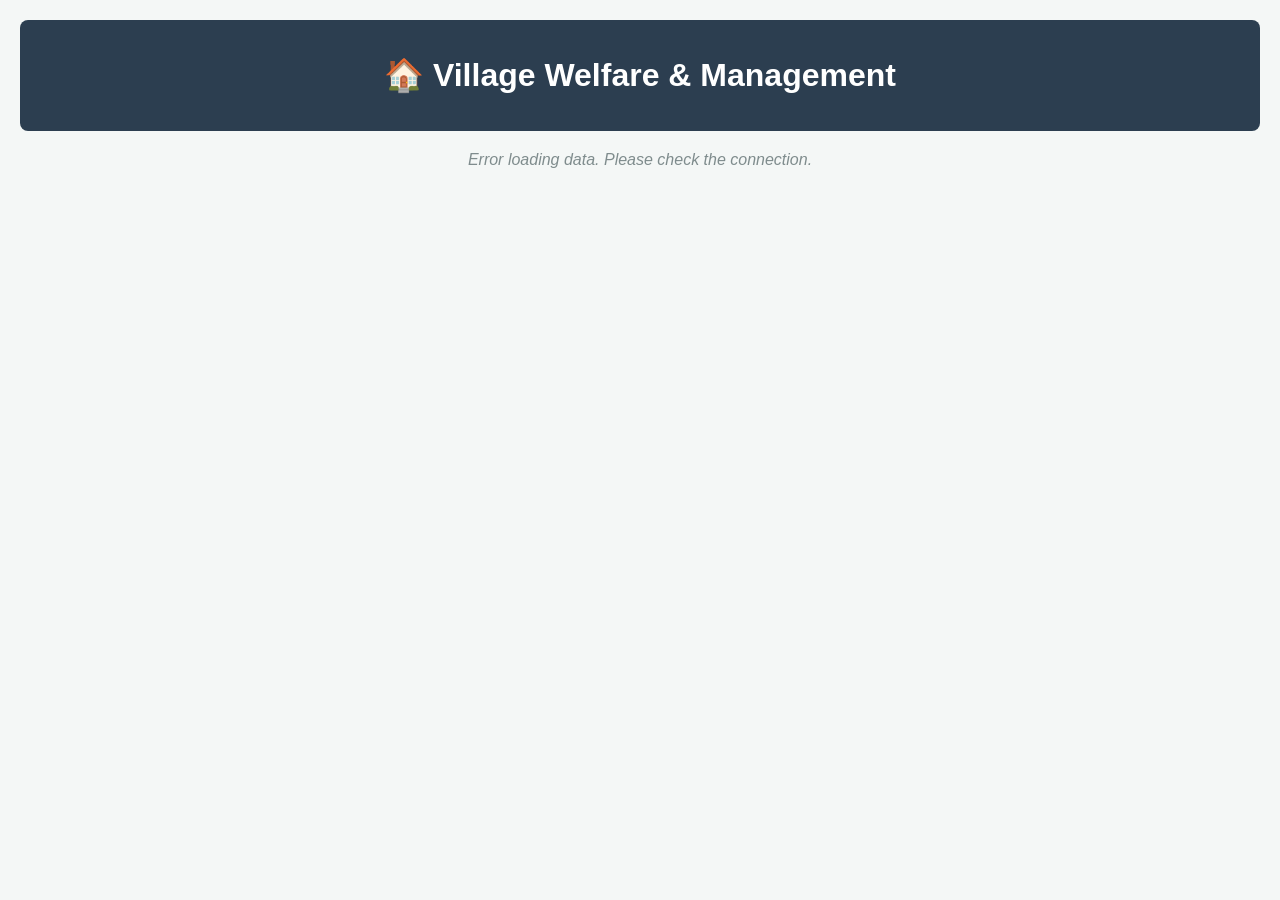
<file: Index.html>
<!DOCTYPE html>
<html lang="en">
<head>
    <meta charset="UTF-8">
    <meta name="viewport" content="width=device-width, initial-scale=1.0">
    <title>Village Welfare Dashboard</title>
    <style>
        body { font-family: Arial, sans-serif; background-color: #f4f7f6; margin: 0; padding: 20px; }
        .header { background: #2c3e50; color: white; padding: 15px; text-align: center; border-radius: 8px; margin-bottom: 20px; }
        .dashboard-grid { display: grid; grid-template-columns: repeat(auto-fit, minmax(200px, 1fr)); gap: 15px; }
        .card { background: white; padding: 20px; border-radius: 8px; box-shadow: 0 4px 6px rgba(0,0,0,0.1); text-align: center; }
        .card h3 { margin: 0; color: #7f8c8d; font-size: 14px; text-transform: uppercase; }
        .card .value { font-size: 24px; font-weight: bold; color: #2c3e50; margin-top: 10px; }
        .loading { text-align: center; font-style: italic; color: #7f8c8d; }
    </style>
</head>
<body>

    <div class="header">
        <h1>🏠 Village Welfare & Management</h1>
    </div>

    <div id="loading" class="loading">Loading dashboard data from database...</div>

    <div class="dashboard-grid" id="dashboard" style="display: none;">
        <div class="card">
            <h3>Total Families</h3>
            <div class="value" id="val-families">--</div>
        </div>
        <div class="card">
            <h3>Total Persons</h3>
            <div class="value" id="val-persons">--</div>
        </div>
        <div class="card">
            <h3>Emergency Fund</h3>
            <div class="value" id="val-fund">--</div>
        </div>
        <div class="card">
            <h3>Monthly Contribution</h3>
            <div class="value" id="val-contrib">--</div>
        </div>
    </div>

    <script>
        // Replace this with your Google Apps Script Web App URL
        const API_URL = 'https://script.google.com/macros/s/AKfycbzTy_-uSI9m_vVuv9G2Q8r0t0x2UWcSrkzrnQtDw9odZW_246TxnT7qj39IT1TQwt-O/exec';

        async function loadDashboard() {
            try {
                const response = await fetch(API_URL);
                const data = await response.json();

                if(data.status === "success") {
                    document.getElementById('val-families').innerText = data.families;
                    document.getElementById('val-persons').innerText = data.persons;
                    document.getElementById('val-fund').innerText = data.emergencyFund;
                    document.getElementById('val-contrib').innerText = data.monthlyContribution;
                    
                    document.getElementById('loading').style.display = 'none';
                    document.getElementById('dashboard').style.display = 'grid';
                }
            } catch (error) {
                document.getElementById('loading').innerText = "Error loading data. Please check the connection.";
                console.error("Dashboard Error:", error);
            }
        }

        // Initialize dashboard on page load
        window.onload = loadDashboard;
    </script>
</body>
</html>
</file>
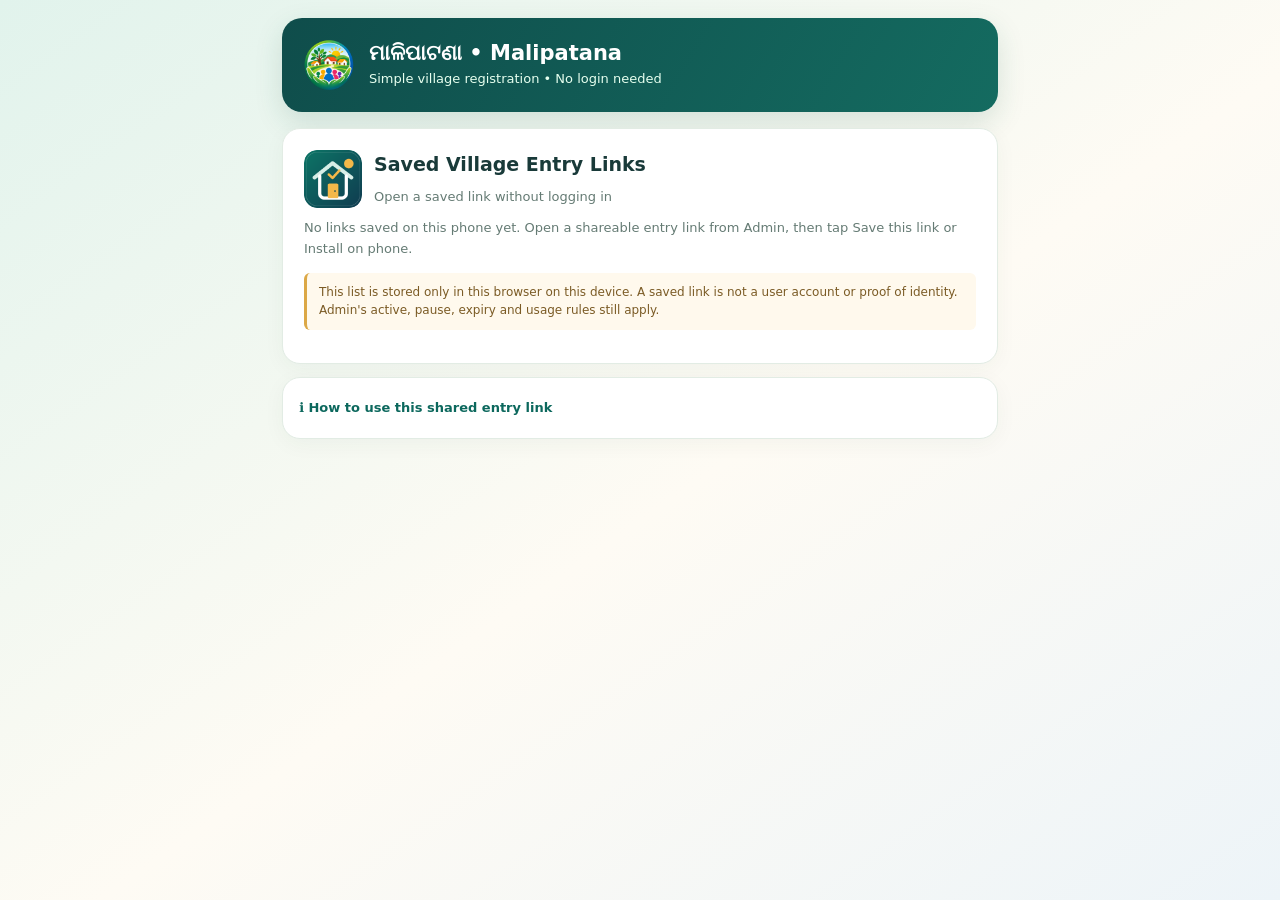
<file: entry.html>
<!doctype html>
<html lang="en"><head><meta charset="utf-8"><meta name="viewport" content="width=device-width,initial-scale=1,viewport-fit=cover">
<meta name="theme-color" content="#103b46"><meta name="referrer" content="no-referrer"><title>Malipatana · Secure shared entry</title>
<link rel="icon" type="image/png" sizes="64x64" href="shared-entry-favicon.png">
<link rel="apple-touch-icon" href="shared-entry-icon-192.png">
<!-- Installed Quick Add has a separate page and manifest: quick-add.html -->
<meta name="apple-mobile-web-app-capable" content="yes">
<meta name="apple-mobile-web-app-title" content="Malipatana Entry">
<style>
:root{--navy:#143847;--teal:#086f63;--teal2:#dff5ed;--gold:#d49a39;--ink:#17333d;--muted:#667d81;--line:#dbe6e2;--cream:#faf7f0;--red:#a03939;--shadow:0 8px 30px rgba(16,51,59,.08)}*{box-sizing:border-box}
body{margin:0;background:linear-gradient(145deg,#e9f7f3 0%,#fbfaf5 50%,#edf4f8 100%);font:15px/1.55 system-ui,-apple-system,'Segoe UI',sans-serif;color:var(--ink);min-height:100vh}main{width:min(840px,100%);padding:12px 14px 110px;margin:auto}.head{border-radius:20px;background:linear-gradient(120deg,#103846,#086f63);color:#fff;display:flex;gap:13px;align-items:center;padding:18px 19px;margin:3px 0 16px;box-shadow:var(--shadow)}.head img{width:46px;height:46px;border-radius:12px}.head h1{font-size:22px;line-height:1.15;margin:0}.head p{font-size:12px;color:#d9f5ec;margin:4px 0 0}.box{background:#fff;border:1px solid var(--line);border-radius:18px;padding:18px;margin:0 0 13px;box-shadow:var(--shadow)}h2{margin:0 0 7px;font-size:19px;letter-spacing:-.35px}h3{margin:0 0 12px;font-size:15px;color:#185a57}.sub{color:var(--muted);font-size:13px;margin:0 0 13px}.alert{border-radius:12px;padding:13px;margin-bottom:12px;white-space:pre-wrap;overflow-wrap:anywhere}.alert.error{background:#fff0ed;border:1px solid #eabbb3;color:#8f362d}.alert.success{background:#e8f8ef;border:1px solid #a7d8ba;color:#14593c}.notice{background:#eef8f4;border:1px solid #c5e7d9;color:#235951;border-radius:12px;padding:10px 12px;font-size:13px;margin:12px 0}.nav{display:flex;gap:8px;padding:7px;border-radius:14px;background:#f0f6f4;margin:10px 0 14px}.nav button{flex:1;border:0;background:transparent;color:#51736d;min-height:44px;border-radius:10px;font-weight:750;cursor:pointer}.nav button.selected{background:#fff;color:#096b60;box-shadow:0 2px 8px #124b4215}.grid{display:grid;grid-template-columns:1fr 1fr;gap:12px}.field{display:flex;flex-direction:column;gap:5px;min-width:0;font-size:13px;font-weight:700;color:#31545a;margin-bottom:12px}.field input,.field select,.field textarea{display:block;width:100%;max-width:100%;border:1px solid #cbded9;border-radius:11px;background:#fff;font:inherit;font-size:15px;color:var(--ink);padding:10px 12px;min-height:45px}.field input:focus,.field select:focus,.field textarea:focus{outline:3px solid #c9f1e4;border-color:var(--teal)}.field textarea{min-height:72px;resize:vertical}.field small{font-size:11px;color:#718886;font-weight:450}.required{color:#bf5338}.buttons{display:flex;flex-wrap:wrap;gap:9px;align-items:center;margin:12px 0 0}.primary,.secondary{border:0;border-radius:12px;background:var(--teal);color:#fff;min-height:46px;padding:11px 20px;font:inherit;font-weight:750;cursor:pointer}.secondary{background:#e8f3ee;color:#0d665e}.primary:disabled,.secondary:disabled{opacity:.5;cursor:wait}.hero-id{padding:13px;background:var(--teal2);border:1px solid #b8e0d0;color:#126358;border-radius:12px;font-weight:800;overflow-wrap:anywhere;margin-bottom:12px}.hero-id small{display:block;font-size:12px;font-weight:500}.mini{font-size:12px;color:var(--muted)}.hidden{display:none!important}.steps{display:flex;gap:10px;align-items:center;font-size:13px;font-weight:700;color:var(--muted);margin:0 0 14px}.steps span{border-radius:20px;background:#e5f2ed;padding:5px 10px}.steps span.current{background:var(--teal);color:white}details{border:1px solid #e2e9e5;border-radius:13px;padding:13px;margin:14px 0;background:#fcfdfb}summary{cursor:pointer;font-weight:750;color:#165b55;list-style:revert}details .grid{margin-top:16px}.photo-row{display:flex;gap:12px;align-items:center}.photo-row img{border-radius:12px;width:65px;height:65px;object-fit:cover}.photo-row .preview{flex:none;width:70px;height:70px;border:1px dashed #a5cec1;border-radius:12px;display:grid;place-items:center;color:#659d8e;overflow:hidden;background:#f3faf8}.photo-row .field{flex:1}.recent{padding:10px 0;border-bottom:1px solid #e9eeeb}.recent:last-child{border:0}.receipt{padding:14px;border-radius:14px;border:1px solid #a9d9c1;background:#eaf9f0;margin:12px 0}.receipt strong{font-size:17px;color:#11634f}.receipt .codes{font-size:13px;overflow-wrap:anywhere;color:#276153}.sticky{position:sticky;top:0;z-index:3}.tab-headers{display:flex;align-items:center;justify-content:space-between}.pill{border-radius:100px;background:#e0f4ea;color:#17675b;padding:5px 10px;font-size:11px;font-weight:700}.mutedbox{border-radius:12px;background:#f6f8f6;padding:12px;color:#607b77;font-size:12px}.privacy{border-left:3px solid #dca846;background:#fff9ed;padding:10px 12px;border-radius:6px;font-size:12px;color:#7b5b25;margin-top:12px}#status{white-space:pre-line}#attachmentFeedback{font-size:13px;margin:8px 0;color:#1a6153}#familyOptionsStatus{color:#a05b16}#familySelect{background:#f4faf7}button:focus-visible{outline:3px solid #e6bd5d;outline-offset:2px}
.live-name{grid-column:1/-1;padding:10px 13px;background:#F0FAF4;border:1px solid #BFE5D5;border-radius:11px;font-size:14px;color:#235448;margin:-1px 0 12px}.live-name strong{color:#135E4D}.live-name span{font-weight:800;color:#096B5B;overflow-wrap:anywhere}
@media(max-width:600px){main{padding:9px 10px 92px}.head{padding:15px}.head h1{font-size:19px}.box{padding:14px;border-radius:15px}.grid{grid-template-columns:1fr;gap:0}.field{margin-bottom:13px}.buttons>button{flex:1;min-width:120px}.primary,.secondary{min-height:47px}.nav{gap:5px}.nav button{font-size:13px}}
.duplicate-alert{padding:12px 14px;margin:10px 0;background:#fff3cb;border:1px solid #e0bb64;border-radius:12px;color:#7e4f0e;font-size:13px;font-weight:700}.duplicate-alert.blocking{background:#ffeded;color:#9f2a27;border-color:#e5aaa3}.duplicate-alert[hidden]{display:none!important}
 .mal-shared-matchbox{border:1px solid #c8d7d0;border-radius:9px;background:#fff;max-height:180px;overflow:auto;margin-top:5px}
 .mal-shared-matchbox[hidden]{display:none!important}
 .mal-shared-choice{display:block;width:100%;padding:10px;text-align:left;border:0;border-bottom:1px solid #edf2ee;background:#fff;cursor:pointer}
 .mal-shared-choice:hover,.mal-shared-choice:focus{background:#e7f3ee}
.mal-photo-file-hidden{position:absolute!important;width:1px!important;height:1px!important;overflow:hidden!important;clip-path:inset(50%)!important;opacity:0!important;pointer-events:none!important}
.mal-photo-action-buttons{display:flex;gap:8px;flex-wrap:wrap;margin:7px 0}
.mal-photo-action-buttons button{flex:1 1 128px;min-height:45px;border-radius:10px;border:1px solid #beded2;background:#eaf8f1;color:#10604f;font-size:14px;font-weight:750;padding:9px 11px;cursor:pointer}
.mal-photo-action-buttons button.mal-take{background:#086f63;color:#fff;border-color:#086f63}
@media(max-width:460px){.photo-row{align-items:start}.mal-photo-action-buttons{flex-direction:column}.mal-photo-action-buttons button{flex:initial;width:100%}}

/* FE V3.5.40: Installable, login-free shared entry */
.mal-install{background:linear-gradient(130deg,#fffdf4,#edf9f3);border:1px solid #cae5d6;border-radius:18px;padding:15px;margin-bottom:13px;box-shadow:var(--shadow)}
.mal-install .intro{display:flex;gap:12px;align-items:center}.mal-install .intro img{height:52px;width:52px;border-radius:13px;flex:none;box-shadow:0 3px 8px #0a514125}
.mal-install h2{font-size:17px;margin:0}.mal-install p{font-size:13px;color:#536f69;margin:3px 0 9px}.mal-install .install-actions{display:flex;gap:8px;flex-wrap:wrap}
.mal-install .install-actions button{flex:1 1 154px;min-height:46px;padding:9px 11px;border-radius:11px;font:inherit;font-weight:750;cursor:pointer;background:#086f63;color:white;border:1px solid #086f63}
.mal-install .install-actions button.mal-outline{color:#146257;border-color:#bad9cd;background:#fff}
.mal-install-note{font-size:12px;color:#526961;margin-top:8px;overflow-wrap:anywhere}
.mal-install-info{margin-top:10px;padding:12px;border-radius:10px;background:#fff;border:1px solid #cae5d6;font-size:13px;white-space:pre-wrap;color:#214b47}
.mal-saved-link{display:flex;gap:10px;align-items:center;justify-content:space-between;padding:12px 0;border-bottom:1px solid #e3ece7}
.mal-saved-link:last-child{border-bottom:0}.mal-saved-link b{font-size:14px}.mal-saved-link small{display:block;color:#526d69;font-size:12px}
.mal-saved-link .install-actions{flex:0 1 auto}
@media(max-width:520px){.mal-saved-link{align-items:stretch;flex-direction:column}.mal-saved-link .install-actions{display:flex}.mal-saved-link .install-actions button{flex:1}}

/* Registration-page parity: styling only; access-key and submission workflows unchanged. */
body{background:linear-gradient(145deg,#e1f3ec,#fefbf4 54%,#edf4f8);color:#193a39}
main{max-width:740px;padding:15px 12px 65px}
.head{background:linear-gradient(120deg,#0f4d4b,#146b60);padding:20px;box-shadow:0 10px 28px #1d5b4a26}
.head img{width:54px;height:54px;object-fit:cover}
.head h1{font-size:21px}
.head p{color:#e6ffef;font-size:13px}
.box{border:1px solid #e2ece4;border-radius:18px;padding:21px;box-shadow:0 5px 22px #1548390b}
.box h2{font-size:19px;letter-spacing:0;margin:0 0 8px}
.sub{color:#657b74;line-height:1.6}
.field{font-size:13px;color:#36544b}
.field input,.field select,.field textarea{border-color:#d2e0d8;border-radius:10px;font-size:16px;padding:12px;min-height:44px}
.mal-reg-tag{display:inline-block;font-size:11px;background:#e2f4e7;color:#216c50;border-radius:20px;padding:3px 9px;font-weight:700;vertical-align:middle}
#malMemberFirst,#familyForm,#memberForm{scroll-margin-top:12px}
#malMemberFirst .mal-wizard-title{font-size:19px}
#malMemberFirst .mal-wizard-grid input{font-size:16px;min-height:44px;font-weight:500}
#malMemberFirst .mal-wizard-step{border-top:1px solid #e2ece4}
#malMemberFirst .mal-wizard-step h3{font-size:19px;color:#193a39}
#familyTabs .nav{background:#e9f6ef}
#familyTabs .nav button.selected{color:#0c6253;border:1px solid #b6ddc8}
.primary{background:#106653;border-radius:11px}
.secondary{background:#e7f3ee;color:#135d48;border-radius:11px}
@media(max-width:600px){.box{padding:17px}.head{padding:16px}#familyTabs .nav button{font-size:14px}}

/* Simple, mobile-first registration selection */
.mal-simple-choices{display:flex;gap:9px;margin:13px 0 9px}
.mal-simple-choices button{flex:1;min-width:0;background:#e7f3ee;color:#135d48;border:1px solid #b6ddc8;font-weight:800}
.mal-simple-choices button.mal-simple-selected{background:#106653;color:#fff;border-color:#106653}
.mal-simple-hint{font-size:12px;color:#657b74;line-height:1.5;margin:0 0 15px}
.mal-simple-choices[hidden],.mal-simple-choices button[hidden]{display:none!important}
#malEntryHelp{padding:10px 16px}
#malEntryHelp summary{font-size:13px}
@media(max-width:520px){.mal-simple-choices button{padding:10px 7px;font-size:13px}}

/* Direct simple registration entry, preserving original link-submit backend. */
.mal-reg-intro{background:#e9f6ef;border:1px solid #b6ddc8;border-radius:13px;padding:13px 15px;color:#225b46;font-size:13px;line-height:1.55;margin:12px 0}
.mal-four-steps{display:grid;grid-template-columns:repeat(4,minmax(0,1fr));gap:7px;margin:0 0 17px}.mal-four-steps span{display:grid;place-items:center;min-height:44px;padding:8px 3px;text-align:center;background:#e8f5ef;border:1px solid #b8dccc;border-radius:11px;color:#125b48;font-size:12px;font-weight:800}
.mal-internal-id{display:none!important}#familyTabs .nav button.selected{background:#106653;color:white}#familyTabs .nav button{border:1px solid #b6ddc8}
#malQuickActions{margin-top:22px}#malEntryHelp{margin-top:8px}
@media(max-width:600px){.mal-four-steps span{font-size:11px}}
</style><link rel="stylesheet" href="malipatana-connectivity.css?v=3.5.45">
<style id="mal-comfort-entry">
#content .field,#malMemberFirst .field{font-size:15px;font-weight:750;color:#244b43;line-height:1.5}
#content .field input:not([type=file]):not([type=checkbox]):not([type=radio]),#content .field select,#content .field textarea,#malMemberFirst .field input:not([type=checkbox]):not([type=radio]),#malMemberFirst .field select,#malMemberFirst .field textarea{font-family:inherit;font-size:18px!important;font-weight:600!important;line-height:1.45;color:#153c33!important;background:#fff!important;border:1.5px solid #a9c8ba;border-radius:12px;min-height:54px;padding:12px 14px;opacity:1}
#content .field textarea,#malMemberFirst .field textarea{min-height:110px;resize:vertical}
#content input::placeholder,#content textarea::placeholder,#malMemberFirst input::placeholder{color:#70857b;opacity:1;font-size:16px;font-weight:400}
#content .field input:focus,#content .field select:focus,#content .field textarea:focus,#malMemberFirst .field input:focus,#malMemberFirst .field select:focus{outline:3px solid #bbe3d3;outline-offset:1px;border-color:#087865!important;background:#fbfffc!important;box-shadow:0 0 0 1px #08786522}
#content .field:focus-within,#malMemberFirst .field:focus-within{color:#086855}
#content .field small,#malMemberFirst .field small{font-size:12.5px;color:#536d62}
.mal-four-steps span:nth-child(1){background:#e4f3ff;border-color:#9dd1ff;color:#195c8c}.mal-four-steps span:nth-child(2){background:#e7f5e5;border-color:#b1dab2;color:#256535}.mal-four-steps span:nth-child(3){background:#fff1df;border-color:#f0c88b;color:#81531d}.mal-four-steps span:nth-child(4){background:#f2eaff;border-color:#d2b7f8;color:#60368d}
@media(max-width:600px){#content .field input:not([type=file]):not([type=checkbox]):not([type=radio]),#content .field select,#content .field textarea,#malMemberFirst .field input:not([type=checkbox]):not([type=radio]){font-size:18px!important;min-height:54px}}
</style>
<script id="mal-share-priority-layout">
document.addEventListener('DOMContentLoaded',function(){
 const content=document.getElementById('content');
 const help=document.getElementById('malEntryHelp');
 const install=document.getElementById('malInstallPanel');
 if(content&&content.parentNode){
   // Register first. Help and installation remain accessible lower on the page.
   if(help)content.after(help);
   if(install)help?help.after(install):content.after(install);
 }
 const family=document.getElementById('familyTabs');
 const actions=document.getElementById('malQuickActions');
 const corrections=document.getElementById('malExistingRecords');
 if(family&&family.parentNode){
   if(actions)family.after(actions);
   if(corrections)(actions||family).after(corrections);
 }
});
</script>
<style id="mal-entry-usability-v2">
/* Prioritize actual forms over secondary utilities, with engaging step buttons. */
.mal-four-steps{position:sticky;top:0;z-index:4;background:#fff;padding:8px 0 12px}
.mal-four-steps button{font:800 13px/1.3 inherit;border:1.5px solid #c9ded7;border-radius:11px;min-height:47px;padding:8px 4px;cursor:pointer}
.mal-four-steps button:nth-child(1){background:#e0f0ff;border-color:#9dcfff;color:#195b86}
.mal-four-steps button:nth-child(2){background:#e6f5e3;border-color:#a8d9a6;color:#245e35}
.mal-four-steps button:nth-child(3){background:#fff0d9;border-color:#efc58c;color:#805016}
.mal-four-steps button:nth-child(4){background:#f2e8ff;border-color:#d3b7f9;color:#63338f}
.mal-four-steps button:focus-visible{outline:3px solid #0b7d66;outline-offset:2px}
.mal-four-steps button.mal-step-current{box-shadow:0 0 0 2px #287d69,0 5px 13px #164b3925}
.mal-entry-step-target{scroll-margin-top:85px}
#content .field input:not([type=file]):not([type=checkbox]):not([type=radio]),#content .field select,#content .field textarea{
 color:#17392f!important;font-weight:600!important;font-size:18px!important;background:#fff!important;
 min-height:54px;border:1.5px solid #a1c5b4!important;border-radius:12px;padding:12px 14px!important;
}
#content .field input:focus,#content .field select:focus,#content .field textarea:focus{
 background:#f5fff9!important;border-color:#0a826b!important;outline:3px solid #b3ddce!important;outline-offset:1px
}
#content .field input::placeholder,#content .field textarea::placeholder{color:#70867c!important;font-size:16px;font-weight:400!important}
#content .field{font-weight:750;color:#25483e;font-size:15px}
#malInstallPanel.mal-secondary-compact{margin-top:10px}
#malQuickActions.mal-secondary-compact,#malExistingRecords.mal-secondary-compact{margin-top:10px}
@media(max-width:540px){.mal-four-steps button{font-size:12px;min-height:48px}}
</style>
<script id="mal-entry-usability-script">
document.addEventListener('DOMContentLoaded',()=>{
 const byId=id=>document.getElementById(id);
 const content=byId('content'),familyTabs=byId('familyTabs');
 if(content&&familyTabs){
   const intro=content.querySelector(':scope > .box:first-child');
   if(intro)intro.after(familyTabs);else content.prepend(familyTabs);
   let after=familyTabs;
   ['familyForm','memberForm'].forEach(id=>{const el=byId(id);if(el){after.after(el);after=el;}});
   // Utilities remain available, but appear after the registration forms.
   for(const id of ['malQuickActions','malExistingRecords']){
     const el=byId(id);if(el){after.after(el);after=el;el.classList.add('mal-secondary-compact');}
   }
 }
 const install=byId('malInstallPanel');
 if(install)install.classList.add('mal-secondary-compact');
 document.querySelectorAll('#familyForm,#memberForm').forEach(form=>{
   const nav=form.querySelector('.mal-four-steps');if(!nav)return;
   const original=[...nav.querySelectorAll('span')];
   const inputs=[...form.querySelectorAll('input,select,textarea')].filter(el=>!['hidden','file','checkbox','radio'].includes(el.type)&&!el.closest('[hidden]'));
   const name=form.querySelector('[name="givenName"]')||inputs[0];
   const household=form.id==='memberForm'?(byId('familySelect')||inputs[1]):(form.querySelector('[name="locality"]')||inputs[2]);
   const details=form.querySelector('details')||inputs[Math.floor(inputs.length/2)];
   const submit=form.querySelector('button[type="submit"],input[type="submit"],.primary[type="submit"]')||form.querySelector('button.primary');
   const targets=[name,household,details,submit];
   nav.replaceChildren(...original.map((span,i)=>{
     const btn=document.createElement('button');btn.type='button';btn.textContent=span.textContent;
     btn.setAttribute('aria-label','Go to '+span.textContent);
     btn.onclick=()=>{
       const el=targets[i];if(!el)return;
       if(el.tagName==='DETAILS')el.open=true;
       const hiddenParent=el.closest('details:not([open])');if(hiddenParent)hiddenParent.open=true;
       el.classList.add('mal-entry-step-target');
       el.scrollIntoView({behavior:'smooth',block:'center'});
       if(el.matches('input,select,textarea,button'))el.focus({preventScroll:true});
       nav.querySelectorAll('button').forEach((b,j)=>b.classList.toggle('mal-step-current',i===j));
     };
     return btn;
   }));
 });
});
</script>
<style id="mal-install-collapse-style">
#malInstallPanel{padding:0!important;overflow:hidden}
#malInstallPanel .mal-install-collapse>summary{display:flex;gap:12px;align-items:center;min-height:60px;padding:13px 17px;font-size:16px;font-weight:800;line-height:1.35;color:#14584d;cursor:pointer;list-style:none}
#malInstallPanel .mal-install-collapse>summary::-webkit-details-marker{display:none}
#malInstallPanel .mal-install-chevron{margin-left:auto;font-size:22px;transition:transform .15s}
#malInstallPanel .mal-install-collapse[open] .mal-install-chevron{transform:rotate(180deg)}
#malInstallPanel .mal-install-collapse-body{padding:0 17px 17px}
#malInstallPanel .mal-install-collapse>summary:focus-visible{outline:3px solid #0c8067;outline-offset:-4px;border-radius:10px}
@media(max-width:600px){#malInstallPanel .mal-install-collapse>summary{font-size:15px;min-height:56px;padding:12px 14px}#malInstallPanel .mal-install-collapse-body{padding:0 13px 14px}}
</style>
<style id="mal-share-summary-compact-style">
#content>.mal-share-compact-summary{padding:14px 17px;margin-bottom:10px}
#content>.mal-share-compact-summary .tab-headers{gap:10px;flex-wrap:wrap}
#content>.mal-share-compact-summary h2{margin:0;font-size:17px;line-height:1.35}
#content>.mal-share-compact-summary .notice{padding:8px 11px;margin:9px 0 7px;font-size:13px}
#content>.mal-share-compact-summary .mal-share-information{margin:0;padding:0;background:transparent;border:0;box-shadow:none}
#content>.mal-share-compact-summary .mal-share-information summary{font-size:13px;font-weight:700;color:#246455;min-height:32px;padding:5px 0;list-style:revert}
#content>.mal-share-compact-summary .mal-share-information .sub{margin:8px 0;font-size:13px;line-height:1.45}
#content>.mal-share-compact-summary .mal-share-information .privacy{margin:6px 0 4px}
@media(max-width:600px){#content>.mal-share-compact-summary{padding:12px 13px}#content>.mal-share-compact-summary h2{font-size:16px}}
</style>
<style id="mal-optional-actions-style">
#malQuickActions{padding:8px 15px!important}
#malQuickActions .mal-optional-actions{margin:0;border:0;padding:0;background:transparent}
#malQuickActions .mal-optional-actions>summary{font-weight:800;font-size:15px;min-height:44px;display:flex;align-items:center;color:#155d4f;cursor:pointer;list-style:none}
#malQuickActions .mal-optional-actions>summary::-webkit-details-marker{display:none}
#malQuickActions .mal-optional-actions>summary:after{content:"⌄";font-size:20px;margin-left:auto}
#malQuickActions .mal-optional-actions[open]>summary:after{content:"⌃"}
#malQuickActions .mal-action-grid{margin:8px 0}
#malQuickActions .mal-action-grid button{min-height:64px}
</style>
<script src="malipatana-post-api.js?v=1.0.0"></script>
</head><body><main>
<header class="head"><img src="icon-180.png" alt="Malipatana emblem"><div><h1>ମାଳିପାଟଣା • Malipatana</h1><p>Simple village registration • No login needed</p></div></header>
<details class="box" id="malEntryHelp"><summary style="cursor:pointer;font-weight:800;color:#0c685d;min-height:40px;display:flex;align-items:center">ℹ How to use this shared entry link</summary><div class="sub" style="margin-top:10px;line-height:1.7"><p>1. Check the link information and its allowed entry type.</p><p>2. Fill in the required fields. Use <strong>Take Photo</strong> or <strong>Choose Gallery</strong> only if a photo is needed.</p><p>3. Submit once, then keep your <strong>saved receipt / record ID</strong>. For a new person, use the cleared form and submit again.</p><p>4. Tap <strong>Save this link</strong>, then <strong>Install Quick Add</strong> to reopen it without logging in. An installed shortcut does not override Admin pause or expiry.</p><p><strong>Shared-phone caution:</strong> anyone using this device can open links saved here. Remove saved links when finished on a borrowed phone.</p></div></details>
<section id="malInstallPanel" class="mal-install hidden" aria-labelledby="malInstallTitle">
 <details id="malInstallDetails" class="mal-install-collapse">
  <summary><span aria-hidden="true">🏠</span> <span>Save link · Install Quick Add</span><span class="mal-install-chevron" aria-hidden="true">⌄</span></summary>
  <div class="mal-install-collapse-body">
 <div class="intro"><img src="shared-entry-icon-192.png" alt="Malipatana Shared Entry icon">
 <div><h2 id="malInstallTitle">Save link · Install Quick Add</h2><p>Quick family, member or expense entry · No login needed</p></div></div>
 <div class="install-actions"><button id="malSaveLink" type="button">☆ Save this link</button><button id="malInstallApp" type="button">▣ Install Quick Add</button><button id="malManageLinks" type="button" class="mal-outline">Manage saved links</button></div>
 <div id="malInstallInfo" class="mal-install-info hidden" role="status" aria-live="polite"></div>
 <div class="mal-install-note">Saving a link on this device keeps its access key here. Anyone using this unlocked phone may open it. Admin can pause or disable the link at any time.</div>

  </div>
 </details>
</section>
<section id="malSavedHome" class="box hidden" aria-labelledby="malSavedTitle">
 <div class="intro" style="display:flex;align-items:center;gap:12px;margin-bottom:10px"><img src="shared-entry-icon-192.png" alt="Malipatana Shared Entry" width="58" height="58" style="border-radius:13px"><div><h2 id="malSavedTitle">Saved Village Entry Links</h2><p class="sub" style="margin:0">Open a saved link without logging in</p></div></div>
 <div id="malSavedList"></div>
 <p class="privacy">This list is stored only in this browser on this device. A saved link is not a user account or proof of identity. Admin's active, pause, expiry and usage rules still apply.</p>
</section>
<div id="status" class="box">Checking shared-link permission…</div>
<section id="content" class="hidden"><div class="box mal-share-compact-summary">
 <div class="tab-headers"><h2 id="heading">Family &amp; member registration</h2><span class="pill">No login required</span></div>
 <div id="expiry" class="notice"></div>
 <details class="mal-share-information" id="malShareInformation">
  <summary>ⓘ Link permissions &amp; privacy</summary>
  <p class="sub" id="info"></p>
  <div class="privacy">Only limited identification names from the selected family appear for linking parents; private contact, finance and photographs are not shared. Give this link only to trusted people.</div>
 </details>
</div>
<style>
.mal-action-grid{display:grid;grid-template-columns:repeat(2,minmax(0,1fr));gap:10px;margin:12px 0}
.mal-action-grid button{min-height:86px;border:1px solid #badbd1;border-radius:14px;background:#effaf6;color:#145c52;text-align:left;padding:13px;font-size:16px;font-weight:800;cursor:pointer}
.mal-action-grid button small{display:block;font-size:12px;font-weight:500;margin-top:5px;color:#536e6a}
.mal-action-grid button:focus-visible{outline:3px solid #ca962b;outline-offset:2px}
.mal-action-grid button[hidden]{display:none}
@media(max-width:520px){.mal-action-grid{gap:8px}.mal-action-grid button{font-size:14px;padding:10px;min-height:92px}}
</style>
<style id="malMemberFirstStyle">
body.mal-member-first #malQuickActions,body.mal-member-first #familyTabs,
body.mal-member-first #familyForm,body.mal-member-first #memberForm,
body.mal-member-first #malExistingRecords,body.mal-member-first #expenseForm,
body.mal-member-first #findSection,body.mal-member-first #malInstallPanel,
body.mal-member-first #content>.box:first-child{display:none!important}
body.mal-member-first.mal-step-member #memberForm,
body.mal-member-first.mal-step-family #familyForm,
body.mal-member-first.mal-step-correct #malExistingRecords,
body.mal-member-first.mal-step-expense #expenseForm{display:block!important}
#malMemberFirst{padding:20px;max-width:730px;margin:6px auto 18px}
#malMemberFirst .mal-wizard-title{font-size:23px;line-height:1.2;margin:3px 0 8px}
#malMemberFirst .mal-wizard-grid{display:grid;grid-template-columns:1fr 1fr;gap:12px}
#malMemberFirst .mal-wizard-grid .field{min-width:0}
#malMemberFirst .mal-wizard-grid input{min-height:52px;font-size:17px;font-weight:600}
#malMemberFirst .mal-wizard-status{font-size:13px;margin:9px 0;color:#456a65}
#malMemberFirst .mal-wizard-step{margin-top:17px;padding-top:15px;border-top:1px solid #dce8e2}
#malMemberFirst .mal-wizard-step h3{font-size:17px}
#malMemberFirst .mal-wizard-actions{display:flex;gap:9px;flex-wrap:wrap;margin-top:13px}
#malMemberFirst .mal-wizard-actions button{min-height:44px}
#malMemberFirst .mal-wizard-candidate{display:block;width:100%;text-align:left;margin:7px 0;padding:13px;border:1px solid #c6ded4;border-radius:12px;background:#f1faf6;color:#184f47;font-weight:700;cursor:pointer}
#malMemberFirst .mal-wizard-candidate small{display:block;color:#526f69;font-weight:500;margin-top:3px}
#malMemberFirst .mal-wizard-help{font-size:12px;color:#657b77}
#malMemberFirst [hidden]{display:none!important}
#malMemberFirst .mal-wizard-back{border:0;background:transparent;color:#386960;text-decoration:underline;padding:7px 0}
#malMemberFirst .mal-wizard-summary{background:#edf8f3;border-radius:12px;padding:12px;margin-top:10px}
body.mal-creating-family #malFirstNew>label.field,body.mal-creating-family #malFirstFamilyHelp,body.mal-creating-family #malFirstNew>.mal-wizard-actions{display:none!important}
#malFirstFamilyApprovalNote,#malMemberPendingNote{background:#fff8e9;border:1px solid #e8d4a7;border-radius:10px;padding:11px 12px;color:#74551c}
#malMemberFirst .mal-existing-inline{display:grid;gap:10px}
#malMemberFirst .mal-existing-field{border:1px solid #dde9e4;border-radius:12px;padding:11px 13px}
#malMemberFirst .mal-existing-current{display:flex;justify-content:space-between;align-items:center;gap:10px;flex-wrap:wrap}
#malMemberFirst .mal-existing-current button{border:0;background:transparent;color:#096b60;font-weight:700;text-decoration:underline;cursor:pointer}
#malMemberFirst .mal-existing-value{font-weight:700;color:#264d48;overflow-wrap:anywhere}
#malMemberFirst .mal-existing-field .field{margin:8px 0 0}
#malMemberFirst .mal-inline-more{margin:12px 0;padding:11px;border:1px solid #d7e8df;border-radius:12px}
#malMemberFirst .mal-inline-more>summary{cursor:pointer;font-weight:700}
#malMemberFirst .mal-inline-more .mal-wizard-grid{margin-top:12px}
@media(max-width:520px){#malMemberFirst{padding:16px 14px}#malMemberFirst .mal-wizard-grid{gap:9px}#malMemberFirst .mal-wizard-grid input{font-size:16px;padding:9px}#malMemberFirst .mal-wizard-title{font-size:21px}}
</style>
<section id="malMemberFirst" class="box hidden" aria-label="Simple village member registration">
 <h2 class="mal-wizard-title">Register Family or Member <span class="mal-reg-tag">No login</span></h2>
 <p class="sub">To add a member, type the name below. Existing records are checked automatically before saving.</p>
 <div class="mal-simple-choices" id="malSimpleChoices" role="group" aria-label="Choose registration type">
 <button type="button" id="malSimpleMember" class="mal-simple-selected">＋ Register Member</button>
 <button type="button" id="malSimpleFamily">＋ Register Family</button>
</div>
<p class="mal-simple-hint" id="malSimpleHelp">Select an existing family for the member, or register a new family first.</p>
<div class="mal-wizard-grid">
  <label class="field">First / given name <span class="required">*</span><input id="malFirstGiven" autocomplete="given-name" maxlength="100" placeholder="First name"></label>
  <label class="field">Surname <span class="required">*</span><input id="malFirstSurname" autocomplete="family-name" list="surnameList" maxlength="80" placeholder="Surname"></label>
 </div>
 <div id="malFirstStatus" class="mal-wizard-status" role="status" aria-live="polite">Enter both names to check the village register.</div>
 <section id="malFirstMatches" class="mal-wizard-step" hidden aria-label="Matching village records">
  <h3>Possible existing records</h3>
  <p class="sub">Check the name and village locality. People can have the same name.</p>
  <div id="malFirstMatchList"></div>
  <div class="mal-wizard-actions"><button id="malFirstNotListed" type="button" class="secondary">Not me — register as new member</button></div>
 </section>
 <section id="malFirstUpdate" class="mal-wizard-step" hidden aria-label="Review and update existing member">
  <h3 id="malFirstUpdateTitle">Your registered details</h3>
  <p class="sub" id="malFirstUpdateHint">Check the details. Fill any missing blanks or choose Change beside information that needs correcting.</p>
  <div id="malFirstUpdateStatus" class="mal-wizard-status" role="status" aria-live="polite"></div>
  <form id="malFirstUpdateForm">
   <div id="malFirstUpdateFields" class="mal-existing-inline"></div>
   <label class="field" id="malFirstUpdatedBy">Submitted by (optional)<input name="submittedBy" maxlength="100" autocomplete="name" placeholder="Your name"></label>
   <div class="mal-wizard-actions">
    <button type="submit" id="malFirstUpdateSave" class="primary">Submit updated details</button>
    <button type="button" id="malFirstUpdateBack" class="secondary">Back to name matches</button>
   </div>
  </form>
 </section>
 <section id="malFirstNew" class="mal-wizard-step" hidden aria-label="New member details">
  <h3 id="malFirstMemberTitle">2. Your home and relatives</h3>
  <p id="malMemberPendingNote" hidden>Family submitted for Admin approval. The member details below are not yet saved. Once approved, select this family and submit the member registration.</p>
  <p class="sub">Choose the correct family, fill the basic details and save. Other information is optional.</p>
  <label class="field">Your family <span class="required">*</span><select id="malFirstFamily"><option value="">Choose your family</option></select></label>
  <p class="mal-wizard-help" id="malFirstFamilyHelp">Choose the correct family head. A shared surname does not always mean the same household.</p>
  <div class="mal-wizard-grid">
   <label class="field">Relation to family head<select id="malFirstRelation"><option>Self</option><option>Son</option><option>Daughter</option><option>Wife</option><option>Husband</option><option>Father</option><option>Mother</option><option>Brother</option><option>Sister</option><option>Other</option></select></label>
   <label class="field">Gender (optional)<select id="malFirstGender"><option value="">Not specified</option><option>Male</option><option>Female</option><option>Other</option></select></label>
  </div>
  <label class="field">Approximate age (optional)<input id="malFirstAge" type="number" min="0" max="120" inputmode="numeric" step="1" placeholder="Only if known"></label>
  <details class="mal-inline-more" id="malFirstOptional"><summary>Additional details (optional — leave blank if unknown)</summary>
   <div class="mal-wizard-grid">
    <label class="field">Father's name<input id="malFirstFather" maxlength="100" placeholder="If known"></label>
    <label class="field">Mother's name<input id="malFirstMother" maxlength="100" placeholder="If known"></label>
    <label class="field">Mobile number<input id="malFirstPhone" maxlength="10" type="tel" inputmode="numeric" pattern="[0-9]{10}" placeholder="Optional"></label>
    <label class="field">Education<select id="malFirstEducation"><option value="">Select (optional)</option><option>Illiterate</option><option>Primary</option><option>Class 10</option><option>Class 12</option><option>ITI/Diploma</option><option>Graduate</option><option>Post Graduate</option><option>Other</option></select></label>
    <label class="field">Occupation<select id="malFirstOccupation"><option value="">Select (optional)</option><option>Farmer</option><option>Daily Wage</option><option>Fisherman</option><option>Shop</option><option>Private Job</option><option>Government Job</option><option>Student</option><option>Homemaker</option><option>Unemployed</option><option>Retired</option><option>Other</option></select></label>
    <label class="field">Residence<select id="malFirstResidence"><option>Living in Malipatana</option><option>Outside temporarily</option><option>Shifted permanently</option></select></label>
   </div>
  </details>
  <div class="mal-wizard-actions">
   <button type="button" id="malFirstSave" class="primary">Save member</button>
   <button type="button" id="malFirstNewFamily" class="secondary">My family is not listed</button>
   <button type="button" id="malFirstMore" class="secondary">Add more details (optional)</button>
  </div>
 </section>
 <section id="malFirstCreateFamily" class="mal-wizard-step" hidden aria-label="Create new family">
  <h3>Step 1 · New family details</h3>
  <p class="sub">Enter the family head’s details below. All fields start blank. Complete the new member details underneath.</p>
  <p id="malFirstFamilyApprovalNote" hidden>New families require Admin approval. You can submit this family now, but its member cannot be saved until the family is approved.</p>
  <label style="display:flex;align-items:center;gap:9px;margin:10px 0;font-weight:600"><input id="malSameHead" type="checkbox" style="width:18px;height:18px"> I am the family head — use my name</label>
  <div class="mal-wizard-grid">
   <label class="field">Family head first name <span class="required">*</span><input id="malFirstHeadGiven" maxlength="100" autocomplete="off"></label>
   <label class="field">Family head surname <span class="required">*</span><input id="malFirstHeadSurname" maxlength="80" autocomplete="off"></label>
  </div>
  <label class="field">Village locality / Sahi (optional)<input id="malFirstHeadSahi" maxlength="100" autocomplete="off" list="malFirstSahis" placeholder="Locality"><datalist id="malFirstSahis"></datalist></label>
  <div class="mal-wizard-actions">
   <button type="button" class="primary" id="malFirstSaveFamily">Save family &amp; continue</button>
   <button type="button" class="secondary" id="malFirstBack">Choose an existing family</button>
  </div>
 </section>
 <section id="malFirstReceipt" class="mal-wizard-step" hidden aria-label="Registration saved">
  <div id="malFirstReceiptText" class="mal-wizard-summary" role="status"></div>
  <div class="mal-wizard-actions"><button id="malFirstAnother" type="button" class="primary">Register another member</button></div>
 </section>
 <div class="mal-wizard-actions" id="malFirstExpenseAction" hidden><button id="malFirstExpense" type="button" class="secondary">₹ Enter village expense</button></div>
</section>
<section id="malQuickActions" class="box hidden" aria-label="Quick village entry actions">
<details class="mal-optional-actions" id="malOptionalActions">
<summary>More options · Expense &amp; corrections</summary>
<div class="mal-action-grid">
<button type="button" data-mal-task="expense">₹ Add expense<small>Record village or event expense</small></button>
<button type="button" data-mal-task="modify">⌕ Find &amp; Correct<small>Find records and submit corrections</small></button>
</div><p class="sub">Available only where permitted by Admin. Corrections require approval.</p>
</details>
</section>
<section id="malExistingRecords" class="box hidden" aria-labelledby="malExistingTitle">
 <h2 id="malExistingTitle">🔎 Find a family, member or expense</h2>
 <p class="sub">Search by name or ID before creating a duplicate. If a record exists, select it to propose corrections for admin approval. Private information stays hidden.</p>
 <div class="grid"><label class="field">Category<select id="malExistingCategory"><option value="family">Families</option><option value="member">Members</option><option value="expense">Expenses</option></select></label>
 <label class="field">Search by name or ID (3+ letters)<input id="malExistingQuery" type="search" minlength="3" maxlength="70" placeholder="Type name or record number"></label></div>
 <div class="buttons"><button id="malExistingSearch" class="secondary" type="button">Search records</button></div>
 <div id="malExistingMatches" role="status" aria-live="polite"></div>
 <form id="malExistingProposal" class="hidden" style="margin-top:14px"><h3 id="malExistingRecordTitle"></h3>
 <p class="sub">Update only the relevant information. Your proposed corrections go to Admin; the official record remains unchanged until approved.</p>
 <div id="malExistingFields" class="grid"></div><label class="field">Your name (optional, self-reported)<input name="submittedBy" maxlength="100" autocomplete="name"></label>
 <div class="buttons"><button class="primary" type="submit" id="malSendProposal">Submit for Admin Approval</button><button class="secondary" type="button" id="malCancelProposal">Cancel</button></div></form>
 </section>
<div id="familyTabs" class="box hidden"><h2>Share your family details</h2><p class="sub">Choose one option, fill the basic details and save. No login needed.</p><div class="nav"><button type="button" id="familyTab" class="selected">Register Family</button><button type="button" id="memberTab">Register Member</button></div><p class="sub">Enter Family or Member details directly. Choose an existing family inside Member details, or create a new family first.</p><div class="hero-id hidden" id="selectedFamilyBanner"></div></div>
<form id="familyForm" class="box hidden"><nav class="mal-four-steps" aria-label="Registration steps"><span>1. Name</span><span>2. Household</span><span>3. Details</span><span>4. Submit</span></nav><h2>1. Register a family <span class="mal-reg-tag">Family details</span></h2><p class="sub">Enter the family head’s first name and surname separately. A Family ID is created after the record is saved.</p>
<div class="grid"><label class="field">Submitted by (your name)<input name="submittedBy" maxlength="100" placeholder="Who is filling this form?"><small>For Admin's submission history; a self-reported name, not verified login.</small></label></div><div class="grid"><label class="field">Family head first / given name <span class="required">*</span><input name="givenName" required maxlength="100" autocomplete="given-name"></label><label class="field">Surname <span class="required">*</span><input name="surname" required maxlength="80" autocomplete="family-name" list="surnameList"></label><label class="field">Mobile number<input name="phone" type="tel" inputmode="numeric" pattern="[0-9]{10}" maxlength="10" placeholder="10 digits, optional"></label><label class="field">Village locality / Sahi<select name="locality" id="guestFamilySahi"><option value="">Choose Sahi (optional)</option></select><small>Admin-approved locality list.</small></label><label class="field hidden" id="guestFamilyOtherRow">Locality not listed<input name="localityOther" maxlength="100" placeholder="Enter the Sahi for Admin review"></label><div class="live-name" role="status" aria-live="polite"><strong>Full name (automatic):</strong> <span id="guestFamilyFullName">Enter first name and surname</span></div></div>
<details><summary>Additional family details</summary><div class="grid"><label class="field">Parent family (optional)<select name="parentFamilyId" id="parentFamily"><option value="">Main family / none</option></select><small>Existing families appear in this dropdown automatically.</small></label><label class="field">Guide member ID (optional)<input name="guideMemberId" maxlength="60" placeholder="Existing member ID"></label><label class="field">Guidance status<select name="guidanceStatus"><option value="">Select</option><option>Open</option><option>Advising</option><option>Sent to committee</option><option>Helped</option><option>Closed</option></select></label><label class="field">Family status<select name="familyStatus"><option>Active</option><option>Inactive</option><option>Shifted</option></select></label><label class="field">Vulnerability<select name="vulnerable"><option>Normal</option><option>Vulnerable</option><option>Highly Vulnerable</option></select></label><label class="field">Guidance needed<select name="guidance"><option>No</option><option>Child education</option><option>Higher studies</option><option>Job or skill</option><option>Health</option><option>Money matters</option><option>Legal or papers</option><option>Other</option></select></label><label class="field">Guidance note<textarea name="guidanceNote" maxlength="500"></textarea></label></div><label class="field">Remarks<textarea name="note" maxlength="900"></textarea></label></details>
<datalist id="surnameList"></datalist><div class="photo-row"><div class="preview" id="familyPreview">📷</div><div class="field"><label for="familyPhoto">Family photo (optional)</label><input type="file" class="mal-photo-file-hidden" id="familyPhoto" accept="image/jpeg,image/png,image/webp" aria-label="Selected family photo"><div class="mal-photo-action-buttons"><button type="button" class="mal-take" id="takeFamilyPhoto">📷 Take Photo</button><button type="button" id="chooseFamilyPhoto">🖼 Choose from Gallery</button></div><small>Original up to 20 MB retained privately; dashboard displays a small thumbnail.</small></div></div>
<div class="buttons"><button type="submit" class="primary">Save family & add members →</button><button id="clearFamily" type="button" class="secondary">Clear</button></div></form>
<form id="memberForm" class="box hidden"><nav class="mal-four-steps" aria-label="Registration steps"><span>1. Name</span><span>2. Household</span><span>3. Details</span><span>4. Submit</span></nav><h2>2. Register a member <span class="mal-reg-tag">Member details</span></h2><div class="notice" id="currentFamilyText">Choose a family from the list, or save a new family first. Family ID fills automatically.</div>
<div class="grid"><label class="field">Submitted by (your name)<input name="submittedBy" maxlength="100" placeholder="Who is filling this form?"><small>For Admin's submission history; a self-reported name, not verified login.</small></label></div><div class="grid"><label class="field">Village Locality / Sahi (find your family)<select id="guestMemberSahi"><option value="">All Sahis</option></select><small>Choose locality first, then family. The Family record owns its Sahi.</small></label><label class="field">Family <span class="required">*</span><select id="familySelect" aria-label="Choose the family"><option value="">Loading existing families…</option></select><small>Includes families already registered in the main dashboard; no search required.</small><small id="familyOptionsStatus" aria-live="polite"></small></label><label class="field mal-internal-id">Family ID (automatic)<input name="familyId" id="familyId" required maxlength="60" readonly tabindex="-1"></label><label class="field">Member first / given name <span class="required">*</span><input name="givenName" required maxlength="100" autocomplete="given-name"></label><label class="field">Surname <span class="required">*</span><input name="surname" required maxlength="80" autocomplete="family-name" list="surnameList"></label><label class="field">Relationship to family head<select name="relation"><option>Self</option><option>Wife</option><option>Husband</option><option>Son</option><option>Daughter</option><option>Father</option><option>Mother</option><option>Brother</option><option>Sister</option><option>Daughter-in-law</option><option>Son-in-law</option><option>Grandson</option><option>Granddaughter</option><option>Other</option></select></label><label class="field">Gender<select name="gender"><option value="">Choose</option><option>Male</option><option>Female</option><option>Other</option></select></label><label class="field">Date of birth / age (optional)<select id="guestBirthMode"><option value="unknown">I do not know either — leave blank</option><option value="dob">Exact date of birth known</option><option value="age">Only approximate age known</option></select><small>Both can be left blank. It will save as Not recorded, not zero.</small></label><label class="field" id="guestDobBlock" hidden>Date of birth<input name="dob" type="date" disabled></label><label class="field" id="guestAgeBlock" hidden>Approximate age (years)<input name="approxAge" type="number" min="0" max="120" step="1" inputmode="numeric" placeholder="e.g. 52" disabled><small>Marked estimated; recorded as of submission date.</small></label><label class="field" id="guestCalculatedAgeBlock" hidden>Age (calculated)<input id="agePreview" readonly placeholder="From date of birth"></label><label class="field">Mobile<input name="phone" type="tel" inputmode="numeric" pattern="[0-9]{10}" maxlength="10"></label><label class="field">Current residence<select name="residenceStatus" id="guestResidence"><option>Living in Malipatana</option><option>Outside temporarily</option><option>Shifted permanently</option></select></label><div class="live-name" role="status" aria-live="polite"><strong>Full name (automatic):</strong> <span id="guestMemberFullName">Enter first name and surname</span></div></div><details id="guestOutside" hidden><summary>Outside residence details</summary><div class="grid"><label class="field">Current city/town<input name="currentCity" maxlength="100"></label><label class="field">District<input name="currentDistrict" maxlength="100"></label><label class="field">State<input name="currentState" maxlength="100"></label><label class="field">Country<input name="currentCountry" maxlength="100"></label></div><label class="field">Full outside address (optional)<textarea name="outsideAddress" maxlength="500"></textarea></label></details>
<details><summary>Parents, family relations, education and work</summary><div class="grid"><label class="field">Father name<select name="fatherId" id="guestFatherChoice" hidden><option value="">Type name manually / not registered</option></select><input name="fatherName" maxlength="100" autocomplete="off" placeholder="Father's name"><small>Choose registered father from this family, or type his name.</small></label><label class="field">Mother name<select name="motherId" id="guestMotherChoice" hidden><option value="">Type name manually / not registered</option></select><input name="motherName" maxlength="100" autocomplete="off" placeholder="Mother's name"><small>Choice links the existing member. It never creates a duplicate.</small></label><label class="field">Marital status<select name="maritalStatus" id="sharedMarital"><option value="">Not recorded</option><option>Unmarried</option><option>Married</option><option>Widowed</option><option>Divorced</option><option>Separated</option><option>Unknown</option></select></label><label class="field">Spouse name (if known)<input name="spouseName" maxlength="100" autocomplete="off" placeholder="Type 2 letters to look up in this family"><select name="spouseId" id="guestSpouseChoice" hidden><option value="">Not linked</option></select><div id="guestSpouseMatches" class="mal-shared-matchbox" hidden></div><small>Select existing member from suggestions, or keep the typed name. Members outside this family can be linked later by Admin.</small></label><label class="field">Education<select name="education"><option value="">Select</option><option>Illiterate</option><option>Primary</option><option>Class 10</option><option>Class 12</option><option>ITI/Diploma</option><option>Graduate</option><option>Post Graduate</option><option>Other</option></select></label><label class="field">Occupation<select name="occupation"><option value="">Select</option><option>Farmer</option><option>Daily Wage</option><option>Fisherman</option><option>Shop</option><option>Private Job</option><option>Government Job</option><option>Student</option><option>Homemaker</option><option>Unemployed</option><option>Retired</option><option>Other</option></select></label><label class="field">Earning member<select name="earning"><option value="">Not specified</option><option>Yes</option><option>No</option></select></label><label class="field">Monthly income (₹)<input name="income" type="number" step="0.01" min="0"></label><label class="field">Disability (optional)<select name="disability"><option value="">Not specified</option><option>No</option><option>Yes</option></select></label><label class="field">Insurance<select name="insurance"><option value="">Not specified</option><option>Yes</option><option>No</option></select></label></div><label class="field">Remarks<textarea name="note" maxlength="900"></textarea></label></details>
<div class="photo-row"><div class="preview" id="memberPreview">📷</div><div class="field"><label for="memberPhoto">Member photograph (optional)</label><input type="file" class="mal-photo-file-hidden" id="memberPhoto" accept="image/jpeg,image/png,image/webp" aria-label="Selected member photo"><div class="mal-photo-action-buttons"><button type="button" class="mal-take" id="takeMemberPhoto">📷 Take Photo</button><button type="button" id="chooseMemberPhoto">🖼 Choose from Gallery</button></div><small>Original private in Google Drive · lightweight thumbnail in dashboard.</small></div></div>
<div class="buttons"><button type="submit" class="primary">Save member</button><button type="button" class="secondary" id="addAnother">Clear for next member</button></div></form>
<form id="expenseForm" class="box hidden"><h2>Event expense</h2><p class="sub" id="expenseEvent">Record an expense and who actually paid it.</p><div class="grid"><label class="field">Date <span class="required">*</span><input name="date" type="date" required></label><label class="field">Amount (₹) <span class="required">*</span><input name="amount" type="number" min="0.01" max="10000000" step="0.01" required></label><label class="field">Description <span class="required">*</span><input name="what" required maxlength="200" placeholder="What was purchased or paid for?"></label><label class="field">Paid by <span class="required">*</span><input name="paidBy" required maxlength="100" placeholder="Person who paid"></label><label class="field">Paid to<input name="paidTo" maxlength="100" placeholder="Shop, vendor or beneficiary"></label><label class="field">Payment mode<select name="method"><option>Cash</option><option>UPI</option><option>Bank Transfer</option><option>Cheque</option><option>Card</option><option>Other</option></select></label></div>
<details><summary>Expense category and more details</summary><div class="grid"><label class="field">Category<select name="category"><option>Festival</option><option>Welfare</option><option>Medical</option><option>Education</option><option>Emergency</option><option>Administration</option><option>Infrastructure</option><option>Other</option></select></label><label class="field">Subcategory<input name="subcategory" maxlength="90"></label><label class="field">Family ID (if relevant)<input name="familyId" id="expenseFamilyId" maxlength="60" placeholder="Optional Family ID"></label><label class="field">Entered by<input name="enteredBy" maxlength="100" placeholder="Who is filling the form?"></label><label class="field">Existing bill/receipt link<input name="billReceipt" maxlength="240" placeholder="Optional link"></label></div><label class="field">Remarks<textarea name="note" maxlength="900"></textarea></label></details>
<div class="photo-row"><div class="preview" id="expensePreview">📷</div><div class="field"><label for="expensePhoto">Bill/receipt photo (optional)</label><input type="file" class="mal-photo-file-hidden" id="expensePhoto" accept="image/jpeg,image/png,image/webp" aria-label="Selected expense photo"><div class="mal-photo-action-buttons"><button type="button" class="mal-take" id="takeExpensePhoto">📷 Take Photo</button><button type="button" id="chooseExpensePhoto">🖼 Choose from Gallery</button></div><small>Original up to 20 MB private; small preview used in dashboard.</small></div></div>
<div class="buttons"><button class="primary" type="submit">Save expense</button></div></form>
<div id="message" role="status" aria-live="polite"></div><div id="receipt" class="receipt hidden"></div><div id="attachmentFeedback"></div>

<details id="findSection" class="box hidden"><summary>Correct my earlier entry using receipt</summary><p class="sub" style="margin-top:12px">Enter your Record ID and private edit code from the original receipt. Corrections now go to Admin for approval; the original record stays unchanged.</p><form id="findForm"><div class="grid"><label class="field">Record ID <input name="id" required maxlength="65" placeholder="FAM-… / MEM-… / EXP-…"></label><label class="field">Private edit code<input name="editCode" required maxlength="20" autocomplete="off"></label></div><button class="secondary" type="submit">Find my saved entry</button></form><form id="editForm" class="hidden"><h3 id="editingId"></h3><div id="editFields" class="grid"></div><div class="buttons"><button class="primary" type="submit">Submit Correction for Approval</button><button class="secondary" id="cancelEdit" type="button">Cancel</button></div></form></details>
<details class="box"><summary>Last five submissions (optional)</summary><p class="sub" style="margin-top:12px">Private household details are not shown here.</p><div id="recent"></div></details>
</section></main>
<script>
const API_URL='https://script.google.com/macros/s/AKfycbzKN7T8vWfnqCfwtr_NNw3GWNwowWXxs1yntIjnndX_CnisIP2r1veilwEV3pVBLe9rlw/exec';
const malUrlParams=new URLSearchParams(location.search);
const key=malUrlParams.get('key'), $=id=>document.getElementById(id);
const malLocalLinkStorageKey='malipatana_shared_entry_links_v1';
let malInstallPrompt=null;
window.addEventListener('beforeinstallprompt',e=>{e.preventDefault();malInstallPrompt=e;});
window.addEventListener('appinstalled',()=>{malInstallPrompt=null;malInstallText('Installed. Open the Malipatana Entry icon from your phone home screen.');});
function malSavedLinks(){
 try{
  const list=JSON.parse(localStorage.getItem(malLocalLinkStorageKey)||'[]');
  return Array.isArray(list)?list.filter(x=>x&&typeof x.key==='string'&&/^[a-f0-9]{32}$/i.test(x.key)).slice(0,20):[];
 }catch(e){return []}
}
function malWriteLinks(list){
 try{localStorage.setItem(malLocalLinkStorageKey,JSON.stringify(list.slice(-20)));return true;}catch(e){return false}
}
function malInstallText(message){const p=$('malInstallInfo');if(p){p.textContent=message;p.classList.remove('hidden');}}
function malSaveCurrentLink(){
 if(!key||!/^[a-f0-9]{32}$/i.test(key))return false;
 const previous=malSavedLinks();const label=(kind==='expense'?'Village expense':kind==='family'?'Family & member entry':'Village entry')+
  ($('info')&&kind==='expense'?' · '+String($('info').textContent||'').replace(/^Event:\s*/,'').slice(0,60):'');
 const updated=previous.filter(x=>x.key!==key);
 updated.push({key,label,savedAt:new Date().toISOString()});
 if(!malWriteLinks(updated)){malInstallText('Could not save here. Enable browser storage or use Chrome menu → Add to Home screen.');return false;}
 $('malSaveLink').textContent='✓ Saved to phone';return true;
}
function malSavedOpen(key){const u=new URL('quick-add.html',location.href);u.searchParams.set('key',key);location.assign(u.href)}
function malHome(){
 $('malSavedHome').classList.remove('hidden');$('status').classList.add('hidden');$('content').classList.add('hidden');$('malInstallPanel').classList.add('hidden');
 const holder=$('malSavedList');holder.replaceChildren();const list=malSavedLinks();
 if(!list.length){const p=document.createElement('p');p.className='sub';p.textContent='No links saved on this phone yet. Open a shareable entry link from Admin, then tap Save this link or Install on phone.';holder.append(p);return;}
 for(const item of list){
  const row=document.createElement('div');row.className='mal-saved-link';
  const text=document.createElement('div');const b=document.createElement('b');b.textContent=item.label||'Village entry';
  const small=document.createElement('small');small.textContent='Saved '+(new Date(item.savedAt).toLocaleDateString('en-IN')||'on this device')+' · Admin permissions checked on opening';text.append(b,small);
  const buttons=document.createElement('div');buttons.className='install-actions';
  const open=document.createElement('button');open.type='button';open.textContent='Open';open.onclick=()=>malSavedOpen(item.key);
  const remove=document.createElement('button');remove.type='button';remove.className='mal-outline';remove.textContent='Remove';
  remove.onclick=()=>{if(confirm('Remove this link from this phone? The Admin link itself will remain unchanged.')){malWriteLinks(malSavedLinks().filter(x=>x.key!==item.key));malHome();}};
  buttons.append(open,remove);row.append(text,buttons);holder.append(row);
 }
}
function malInitInstallPanel(){
 $('malInstallPanel').classList.remove('hidden');
 if(malSavedLinks().some(x=>x.key===key))$('malSaveLink').textContent='✓ Saved to phone';
 $('malSaveLink').onclick=()=>{if(malSaveCurrentLink())malInstallText('Link saved. Tap Install Quick Add to open the separate app installation page.');};
 $('malManageLinks').onclick=()=>{const u=new URL('quick-add.html',location.href);u.search='?installed=1&manage=1';location.assign(u.href)};
 $('malInstallApp').onclick=()=>{
  if(!malSaveCurrentLink())return;
  const destination=new URL('quick-add.html',location.href);
  destination.searchParams.set('key',key);
  location.assign(destination.href);
 };
}

let kind='',linkCanEdit=false,editContext=null,busy=false,currentFamily='';
let malApprovedSahis_=[];
const familyCacheKey='mal_entry_families_'+(key||'').slice(0,9);
let createdFamilies=[];
let masterFamilies=[];
let familyOptionsLoaded=false, familyOptionsLoading=null, familyOptionsMessage='';
try {createdFamilies=JSON.parse(sessionStorage.getItem(familyCacheKey)||'[]').filter(x=>x&&x.id&&x.head).slice(-20);}catch(e){}
const esc=s=>String(s==null?'':s).replace(/[&<>"']/g,c=>({'&':'&amp;','<':'&lt;','>':'&gt;','"':'&quot;',"'":'&#39;'}[c]));
function api(action,params={}){return malPostApi(API_URL,action,{...params,...(action.startsWith('link')?{key}:{})})}

/* A shared entry key can list parent names ONLY within the selected existing family.
   The public registration page never exposes this list. */
let malSharedParentRequest=0;
let malSharedKnownMembers=[];
function malSharedSuggestRole_(role){
 const form=$('memberForm'),sel=$('guest'+role+'Choice'),input=form.elements[role.toLowerCase()+'Name'];
 if(!sel||!input)return;
 let panel=$('guest'+role+'Matches');
 if(!panel){panel=document.createElement('div');panel.id='guest'+role+'Matches';panel.className='mal-shared-matchbox';panel.hidden=true;input.after(panel);}
 const close=()=>{panel.replaceChildren();panel.hidden=true;};
 const show=()=>{
  close();if(sel.value)return;
  const q=String(input.value||'').trim().toLocaleLowerCase('en-IN');if(q.length<2)return;
  const results=malSharedKnownMembers.filter(m=>m.name.toLocaleLowerCase('en-IN').includes(q)).slice(0,8);
  for(const m of results){const b=document.createElement('button');b.type='button';b.className='mal-shared-choice';
   b.textContent=m.name+' · '+m.id;
   b.onclick=()=>{sel.value=m.id;input.value=m.name;close();};panel.append(b);
  }panel.hidden=!results.length;
 };
 input.addEventListener('input',()=>{sel.value='';show();});
 input.addEventListener('focus',show);
 input.addEventListener('blur',()=>setTimeout(close,160));
 sel.addEventListener('change',()=>{const m=malSharedKnownMembers.find(m=>m.id===sel.value);if(m)input.value=m.name;});
}
for(const role of ['Father','Mother','Spouse'])malSharedSuggestRole_(role);

async function malSharedLoadParents_(){
  const id=String($('familyId').value||'').trim();
  const serial=++malSharedParentRequest;
  malSharedKnownMembers=[];
  for(const role of ['Father','Mother','Spouse']){
    const sel=$('guest'+role+'Choice');if(!sel)continue;
    sel.replaceChildren(new Option('Type name manually / not registered',''));
    sel.value='';
  }
  if(!id||!['family','multi'].includes(kind))return;
  try{
    const r=await api('linkMemberChoices',{familyId:id});
    if(serial!==malSharedParentRequest||!r.ok||String($('familyId').value||'')!==id)return;
    malSharedKnownMembers=(r.members||[]).filter(m=>m&&m.id&&m.name);
    for(const role of ['Father','Mother','Spouse']){
      const sel=$('guest'+role+'Choice');
      malSharedKnownMembers.forEach(m=>sel.add(new Option(m.name+' · '+m.id,m.id)));
    }
  }catch(e){/* Name typing works even when member lookup is offline. */}
}
for(const role of ['Father','Mother']){
  const sel=$('guest'+role+'Choice'),field=$('memberForm').elements[role.toLowerCase()+'Name'];
  sel.addEventListener('change',()=>{
    if(!sel.value)return;
    const option=sel.selectedOptions[0];
    if(option)field.value=option.textContent.replace(/ · MEM[^ ·]*$/,'');
  });
  field.addEventListener('input',()=>{
    if(sel.value&&!sel.selectedOptions[0].textContent.startsWith(field.value.trim()+' · '))sel.value='';
  });
}
$('familyId').addEventListener('change',malSharedLoadParents_);

function showMessage(txt,good){$('message').className='alert '+(good?'success':'error');$('message').textContent=txt;$('message').scrollIntoView({block:'nearest',behavior:'smooth'});}
function keepFamilies(){try{sessionStorage.setItem(familyCacheKey,JSON.stringify(createdFamilies.slice(-20)))}catch(e){}}
function allKnownFamilies(){
 const seen=new Set();return [...createdFamilies,...masterFamilies].filter(f=>{
   if(!f || !f.id || seen.has(f.id))return false;seen.add(f.id);return true;
 });
}
function updateVillageSuggestions(){
 const surnames=[...new Set([...allKnownFamilies().map(f=>f.surname||''),...createdFamilies.map(f=>f.surname||'')].filter(Boolean))].sort();
 const s=$('surnameList');
 if(s)s.replaceChildren(...surnames.map(x=>{const o=document.createElement('option');o.value=x;return o;}));
}
function malSharedLocalityOptions_(select,includeAll){
 if(!select)return;
 const old=select.value;
 const names=[...new Set([...malApprovedSahis_,...allKnownFamilies().map(f=>f.locality||'').filter(Boolean)])].sort((a,b)=>a.localeCompare(b));
 select.replaceChildren(new Option(includeAll?'All Sahis':'— Choose Sahi (optional) —',''));
 names.forEach(name=>select.add(new Option(name,name)));
 if(!includeAll)select.add(new Option('Other / not listed','__other__'));
 if(old&&[...select.options].some(o=>o.value===old))select.value=old;
}
async function malSharedLoadSahis_(){
 try{const r=await api('publicLocalities');if(r&&r.ok)malApprovedSahis_=(r.localities||[]).filter(Boolean);}catch(e){}
 malSharedLocalityOptions_($('guestFamilySahi'),false);
 malSharedLocalityOptions_($('guestMemberSahi'),true);
}
$('guestFamilySahi').addEventListener('change',()=>{
 $('guestFamilyOtherRow').classList.toggle('hidden',$('guestFamilySahi').value!=='__other__');
});
$('guestMemberSahi').addEventListener('change',()=>{
 const selected=$('guestMemberSahi').value;
 const current=allKnownFamilies().find(f=>f.id===currentFamily);
 if(selected&&(!current||current.locality!==selected)){currentFamily='';$('familyId').value='';}
 renderFamilyChoices();
});
void malSharedLoadSahis_();
function renderFamilyChoices(){
 updateVillageSuggestions();
 const list=$('familySelect'),parent=$('parentFamily');
 const prevParent=parent.value;
 list.replaceChildren();
 if(malPermissions_?.family?.add)list.add(new Option('＋ Add New Family','__add_family__'));
 list.add(new Option(familyOptionsLoading?'Loading families…':'— Choose existing family —',''));
 malSharedLocalityOptions_($('guestMemberSahi'),true);
 const selectedSahi=$('guestMemberSahi').value;
 parent.innerHTML='<option value="">Main family / none</option>';
 allKnownFamilies().forEach(f=>{
  for(const el of [list,parent]){
   if(el===list&&selectedSahi&&f.locality!==selectedSahi)continue;
   const o=document.createElement('option');o.value=f.id;
   o.textContent=f.id+' · '+f.head+(f.house?' · House '+f.house:'');el.append(o)
  }
 });
 // If someone typed a valid Family ID manually, do not discard it.
 if(currentFamily && allKnownFamilies().some(f=>f.id===currentFamily))list.value=currentFamily;
 else list.value='';
 $('familyId').value=currentFamily;
 void malSharedLoadParents_();
 if(prevParent && allKnownFamilies().some(f=>f.id===prevParent))parent.value=prevParent;
 const f=allKnownFamilies().find(x=>x.id===currentFamily);
 if(f && f.locality && !selectedSahi) $('guestMemberSahi').value=f.locality;
 const memberSurname=$('memberForm').elements.surname;
 if(f&&f.surname&&memberSurname&&!memberSurname.value)memberSurname.value=f.surname;
 if(typeof updateMemberFullName==='function')updateMemberFullName();
 $('selectedFamilyBanner').classList.toggle('hidden',!f);
 $('selectedFamilyBanner').textContent=f?'Selected family: '+f.head+' · '+f.id:'';
 $('currentFamilyText').textContent=f?'New members will be registered under '+f.head+' ('+f.id+').':
  currentFamily?'Family ID '+currentFamily+' selected. The server will check that it exists.':
  'Select an existing family from the list, or save a new family to create its ID automatically.';
}
async function loadFamilyOptions(){
 if(familyOptionsLoaded || familyOptionsLoading) return familyOptionsLoading;
 familyOptionsLoading=(async()=>{
   const field=$('familySelect');
   try {
     const r=await api('linkFamilyOptions');
     if(!r.ok)throw Error(r.error||'Could not load families');
     // Only IDs and family-head names are sent. The backend checks this link.
     masterFamilies=(r.families||[]).filter(x=>x && x.id && x.head);
     malSharedLocalityOptions_($('guestFamilySahi'),false);malSharedLocalityOptions_($('guestMemberSahi'),true);
     familyOptionsLoaded=true;
     familyOptionsMessage='';
   }catch(err){
     familyOptionsMessage='Family list could not load. You may enter a known Family ID below.';
     console.warn('Malipatana family list unavailable:',err.message);
   }finally{
     familyOptionsLoading=null;
     renderFamilyChoices();
     const label=$('familyOptionsStatus');
     if(label)label.textContent=familyOptionsMessage;
   }
 })();
 return familyOptionsLoading;
}
function malGuestNameRepeated_(given,surname){
 const g=String(given||'').trim().replace(/\s+/g,' ').toLocaleLowerCase('en-IN');
 const sn=String(surname||'').trim().replace(/\s+/g,' ').toLocaleLowerCase('en-IN');
 return !!(g&&sn&&g.endsWith(' '+sn));
}
function malSharedLiveName_(formId,outputId){
 const form=$(formId),out=$(outputId);
 if(!form||!out)return ()=>{};
 const note=document.createElement('div');note.style.cssText='color:#A83225;font-weight:600;margin-top:6px';note.hidden=true;
 const fix=document.createElement('button');fix.type='button';fix.className='secondary';fix.textContent='Remove repeated surname';
 fix.style.marginLeft='8px';
 note.append('Surname is already included in Given Name. ',fix);
 out.parentNode.append(note);
 fix.onclick=()=>{
  const g=String(form.elements.givenName.value||'').trim().replace(/\s+/g,' '),
        surname=String(form.elements.surname.value||'').trim().replace(/\s+/g,' ');
  if(malGuestNameRepeated_(g,surname)){
   form.elements.givenName.value=g.slice(0,-surname.length).trim();update();
  }
 };
 const update=()=>{
  const a=String(form.elements.givenName.value||'').trim().replace(/\s+/g,' ');
  const b=String(form.elements.surname.value||'').trim().replace(/\s+/g,' ');
  const repeated=malGuestNameRepeated_(a,b);
  note.hidden=!repeated;
  out.textContent=repeated?a+' (surname repeated — correct before saving)':a&&b?a+' '+b:'Enter first name and surname';
 };
 form.elements.givenName.addEventListener('input',update);
 form.elements.surname.addEventListener('input',update);
 form.elements.surname.addEventListener('change',update);
 update();
 return update;
}
const updateFamilyFullName=malSharedLiveName_('familyForm','guestFamilyFullName');
const updateMemberFullName=malSharedLiveName_('memberForm','guestMemberFullName');

function showTab(tab){
 const member=tab==='member';$('memberTab').classList.toggle('selected',member);$('familyTab').classList.toggle('selected',!member);
 $('familyForm').classList.toggle('hidden',member);$('memberForm').classList.toggle('hidden',!member);
 renderFamilyChoices();
 if(member)void loadFamilyOptions();
}
$('familyTab').onclick=()=>showTab('family');$('memberTab').onclick=()=>showTab('member');
$('familySelect').onchange=e=>{
 if(e.target.value==='__add_family__'){
  e.target.value='';
  if(malPermissions_?.family?.add){
   const wizard=$('malMemberFirst');
   if(wizard&&!wizard.classList.contains('hidden'))document.dispatchEvent(new Event('mal:open-family-creation'));
   else showTab('family');
  }
  return;
 }
 currentFamily=e.target.value;$('familyId').value=currentFamily;
 const f=allKnownFamilies().find(x=>x.id===currentFamily);
 if(f&&f.surname&&!$('memberForm').elements.surname.value)$('memberForm').elements.surname.value=f.surname;
 updateMemberFullName();
 renderFamilyChoices();
};
$('familyId').onchange=e=>{currentFamily=e.target.value.trim();renderFamilyChoices()};
$('clearFamily').onclick=()=>{$('familyForm').reset();$('familyPreview').textContent='📷';updateFamilyFullName();};
function clearMember(){let fam=$('familyId').value;$('memberForm').reset();$('familyId').value=fam;currentFamily=fam;$('memberPreview').textContent='📷';$('agePreview').value='';$('guestBirthMode').value='unknown';syncSharedBirth();renderFamilyChoices();updateMemberFullName();}
$('addAnother').onclick=clearMember;
$('guestResidence').onchange=()=>{const out=$('guestOutside'),active=$('guestResidence').value!=='Living in Malipatana';out.hidden=!active;out.open=active;};
function sharedYears(dob){if(!dob)return null;const [y,m,day]=dob.split('-').map(Number),check=new Date(Date.UTC(y,m-1,day)),now=new Date();if(check.getUTCFullYear()!==y||check.getUTCMonth()+1!==m||check.getUTCDate()!==day)return null;let years=now.getFullYear()-y;if(now.getMonth()+1<m||(now.getMonth()+1===m&&now.getDate()<day))years--;return years>=0&&years<=120?years:null;}
function syncSharedBirth(){const form=$('memberForm'),mode=$('guestBirthMode').value;const dob=form.elements.dob,age=form.elements.approxAge; $('guestDobBlock').hidden=mode!=='dob';$('guestAgeBlock').hidden=mode!=='age';$('guestCalculatedAgeBlock').hidden=mode!=='dob';dob.disabled=mode!=='dob';age.disabled=mode!=='age';dob.required=false;age.required=false;if(mode!=='dob')dob.value='';if(mode!=='age')age.value='';showSharedAge();}
function showSharedAge(){const dob=$('memberForm').elements.dob.value,age=sharedYears(dob);$('agePreview').value=!dob?'':age===null?'Check date':age+' years';}
$('guestBirthMode').addEventListener('change',syncSharedBirth);
$('memberForm').elements.dob.addEventListener('change',showSharedAge);
$('memberForm').elements.dob.max=dateToday();
syncSharedBirth();
function dateToday(){const d=new Date();return new Date(d.getTime()-d.getTimezoneOffset()*60000).toISOString().slice(0,10)}
$('expenseForm').elements.date.value=dateToday();
function newPhotoPreview(inputId,previewId){
 $(inputId).addEventListener('change',e=>{
  const file=e.target.files[0],host=$(previewId);host.replaceChildren();
  if(!file){host.textContent='📷';return}
  if(!['image/jpeg','image/png','image/webp'].includes(file.type)||file.size>20*1024*1024){
   e.target.value='';host.textContent='📷';showMessage('Choose a JPG, PNG or WebP photo of 20 MB or less.',false);return;
  }
  const url=URL.createObjectURL(file);const img=document.createElement('img');img.src=url;img.onload=()=>URL.revokeObjectURL(url);img.alt='Selected photograph';host.append(img);
 });
}
[['familyPhoto','familyPreview'],['memberPhoto','memberPreview'],['expensePhoto','expensePreview']].forEach(([a,b])=>newPhotoPreview(a,b));
// Use the existing file input for both choices: no second photo or duplicate upload.
function malWirePhoneCamera_(fileId,cameraButtonId,galleryButtonId){
 const input=$(fileId),camera=$(cameraButtonId),gallery=$(galleryButtonId);
 if(!input||!camera||!gallery)return;
 camera.addEventListener('click',()=>{input.setAttribute('capture','environment');input.click();});
 gallery.addEventListener('click',()=>{input.removeAttribute('capture');input.click();});
}
malWirePhoneCamera_('familyPhoto','takeFamilyPhoto','chooseFamilyPhoto');
malWirePhoneCamera_('memberPhoto','takeMemberPhoto','chooseMemberPhoto');
malWirePhoneCamera_('expensePhoto','takeExpensePhoto','chooseExpensePhoto');

async function info(){
 try{const r=await api('linkInfo');if(!r.ok)throw Error(r.error||'Link unavailable');kind=r.type;linkCanEdit=!!r.canEdit;malPermissions_=r.permissions||{};malInitInstallPanel();
  $('status').classList.add('hidden');$('content').classList.remove('hidden');
  $('heading').textContent=kind==='expense'?'Event expense entry':kind==='multi'?'Family, Member & Expense Access':'Family & member registration';
  $('info').textContent=kind==='expense'?'Event: '+(r.event||'Village event'):'Use only the View, Add and Propose Edit choices enabled by Admin.';
  const addPolicy=r.addApproval||{};window.malSharedAddApprovalPolicy=addPolicy;const addPolicyText=['family','member','expense'].filter(k=>malPermissions_?.[k]?.add).map(k=>(k==='family'?'Families':k==='member'?'Members':'Expenses')+': '+(addPolicy[k]==='required'?'Admin approval required':'saved immediately')).join(' · ');if(addPolicyText)$('info').textContent+='\nNew entries — '+addPolicyText;
  $('expiry').textContent=(r.expires?'Valid until '+new Date(r.expires).toLocaleString('en-IN'):'Valid until disabled by administrator')+(r.remaining===null||r.remaining===undefined?'':' · '+r.remaining+' entries remaining');
  const familyAdd=!!malPermissions_?.family?.add,memberAdd=!!malPermissions_?.member?.add,expenseAdd=!!malPermissions_?.expense?.add;
  $('familyTabs').classList.toggle('hidden',!r.canSubmit||(!familyAdd&&!memberAdd));
  $('familyTab').classList.toggle('hidden',!familyAdd);$('memberTab').classList.toggle('hidden',!memberAdd);

  $('expenseForm').classList.toggle('hidden',!expenseAdd||!r.canSubmit);
  const categories=['family','member','expense'].filter(k=>!!malPermissions_?.[k]?.view);
  $('malExistingRecords').classList.toggle('hidden',!categories.length);
  const cat=$('malExistingCategory');cat.replaceChildren();categories.forEach(k=>cat.add(new Option(k==='family'?'Families':k==='member'?'Members':'Expenses',k)));
  $('findSection').classList.toggle('hidden',!r.canEdit);
  if((familyAdd||memberAdd)&&r.canSubmit){
    const member=!familyAdd||($('memberTab').classList.contains('selected')&&memberAdd);showTab(member?'member':'family');
    // Populate Family and Parent Family dropdowns in the background; no search step.
    void loadFamilyOptions();
  }else{$('familyForm').classList.add('hidden');$('memberForm').classList.add('hidden');}
  $('recent').replaceChildren();(r.recent||[]).forEach(x=>{
    const el=document.createElement('div');el.className='recent';el.textContent=x.preview+' · '+x.when;$('recent').append(el);
  });if(!(r.recent||[]).length)$('recent').textContent='No submissions yet.';
 }catch(err){$('status').className='alert error';$('status').textContent=err.message; $('content').classList.add('hidden');}
}
function b64Data(file){return new Promise((resolve,reject)=>{const fr=new FileReader();fr.onerror=()=>reject(Error('Could not read file'));fr.onload=()=>resolve(String(fr.result).split(',')[1]);fr.readAsDataURL(file)})}
async function thumbData(file){
 const url=URL.createObjectURL(file);try{
  const img=new Image();img.src=url;await img.decode();
  const scale=Math.min(1,320/Math.max(img.width,img.height)),canvas=document.createElement('canvas');canvas.width=Math.max(1,Math.round(img.width*scale));canvas.height=Math.max(1,Math.round(img.height*scale));
  canvas.getContext('2d').drawImage(img,0,0,canvas.width,canvas.height);return canvas.toDataURL('image/jpeg',.65).split(',')[1];
 }finally{URL.revokeObjectURL(url)}
}
async function uploadPhoto(file,receipt){
 const notice=$('attachmentFeedback');notice.textContent='Uploading original photograph and small preview…';
 const nonce=Array.from(crypto.getRandomValues(new Uint8Array(16)),b=>b.toString(16).padStart(2,'0')).join('');
 const fd=new FormData();
 for(const [k,v] of Object.entries({action:'linkUploadPhoto',key,id:receipt.id,photoCode:receipt.photoCode,nonce,mime:file.type,
  data:await b64Data(file),thumbData:await thumbData(file)}))fd.append(k,v);
 // Apps Script's redirect response is not CORS-readable, so verify by an independent
 // read-only status endpoint. An opaque fetch response alone NEVER counts as success.
 try{await fetch(API_URL,{method:'POST',mode:'no-cors',body:fd,referrerPolicy:'no-referrer'});}catch(e){}
 for(let attempt=0;attempt<8;attempt++){
  await new Promise(resolve=>setTimeout(resolve,1400+attempt*350));
  let r;try{r=await api('linkPhotoStatus',{id:receipt.id,nonce})}catch(e){continue}
  if(r.ok&&r.uploaded){notice.textContent='Photo confirmed in private Drive. Thumbnail linked to the record.';return true}
 }
 notice.textContent='Record was saved, but photo upload could not be confirmed. Keep the receipt and retry the photograph—do not submit a duplicate record.';
 const retry=document.createElement('button');retry.className='secondary';retry.textContent='Retry this photo';retry.onclick=()=>{retry.remove();uploadPhoto(file,receipt)};notice.append(' ',retry);
 return false;
}
function saveReceipt(rec){
 const box=$('receipt');box.replaceChildren();box.classList.remove('hidden');
 const h=document.createElement('strong');h.textContent=(rec.pending?'Pending Admin Approval · ':'Saved · ')+rec.id;box.append(h);
 const p=document.createElement('p');p.textContent=rec.message;box.append(p);
 const text=(rec.pending?'Malipatana pending request: ':'Malipatana record: ')+rec.id+'\n'+(rec.editCode?'Private edit code: '+rec.editCode+'\n':'')+(rec.photoCode?'Photo attachment code: '+rec.photoCode+'\n':'');
 if(rec.editCode){const c=document.createElement('p');c.className='codes';c.textContent='Private edit code: '+rec.editCode;box.append(c)}
 const copy=document.createElement('button');copy.className='secondary';copy.type='button';copy.textContent='Copy private entry receipt';
 copy.onclick=()=>navigator.clipboard.writeText(text).then(()=>{copy.textContent='Copied privately'}).catch(()=>{const x=document.createElement('textarea');x.value=text;box.append(x);x.select()});box.append(copy);
 box.scrollIntoView({block:'nearest',behavior:'smooth'});
}
// Duplicate warnings are shown in the forms before submission; no search step is added.
function malGuestDupPayload(mode,rec){
 const cols=mode==='family'?['givenName','surname','locality','phone']:['givenName','surname','familyId','dob','fatherName','motherName','phone'];
 return Object.fromEntries(cols.map(k=>[k,rec[k]||'']));
}
const malGuestDupMsgs={family:'dupMessageFamily',member:'dupMessageMember'};
let malGuestDupSeq=0;
for(const [mode,formId] of [['family','familyForm'],['member','memberForm']]){
  const form=$(formId),button=form.querySelector('button[type="submit"]');
  const note=document.createElement('div');note.id=malGuestDupMsgs[mode];note.className='duplicate-alert';note.hidden=true;
  button.before(note);
  let handle;
  form.addEventListener('change',()=>{
    clearTimeout(handle);const sequence=++malGuestDupSeq;
    handle=setTimeout(async()=>{
      const rec=Object.fromEntries(new FormData(form));
      if(!(mode==='family'?(rec.givenName&&rec.surname):(rec.givenName&&rec.surname&&rec.familyId))){note.hidden=true;return;}
      try{
        const result=await api('linkDuplicateCheck',{mode,record:JSON.stringify(malGuestDupPayload(mode,rec))});
        if(sequence!==malGuestDupSeq)return;
        note.hidden=!result.duplicate;
        if(result.duplicate){note.className='duplicate-alert'+(result.level==='block'?' blocking':'');
          note.textContent=(result.level==='block'?'⛔ Duplicate warning: ':'⚠ Similar record: ')+(result.message||'');}
      }catch(e){note.hidden=true;}
    },500);
  });
}
for(const [formId,mode,photoId] of [['familyForm','family','familyPhoto'],['memberForm','member','memberPhoto'],['expenseForm','expense','expensePhoto']]){
 $(formId).addEventListener('submit',async ev=>{
  ev.preventDefault();const form=ev.currentTarget,button=form.querySelector('button[type="submit"]');if(busy)return;busy=true;button.disabled=true;
  const file=$(photoId).files[0],rec=Object.fromEntries(new FormData(form));
  try{
    if(mode==='family'||mode==='member'){
      if(mode==='family'&&rec.locality==='__other__')rec.locality=String(rec.localityOther||'').trim();
      delete rec.localityOther;
      if(malGuestNameRepeated_(rec.givenName,rec.surname)){
        form.elements.givenName.focus();
        throw Error('Surname is already part of Given Name. Please enter Given Name and Surname separately.');
      }
      if(!navigator.onLine)throw Error('Internet connection is required for duplicate checking before saving.');
      const dup=await api('linkDuplicateCheck',{mode,record:JSON.stringify(malGuestDupPayload(mode,rec))});
      if(!dup||!dup.ok)throw Error(dup&&dup.error||'Duplicate check failed. Please retry.');
      const note=$(malGuestDupMsgs[mode]);note.hidden=!dup.duplicate;
      if(dup.duplicate){note.textContent=dup.message;note.className='duplicate-alert'+(dup.level==='block'?' blocking':'');}
      if(dup.level==='block')throw Error(dup.message);
      if(dup.level==='warning'&&!window.confirm('Similar record found.\n\n'+dup.message+'\n\nConfirm this is a DIFFERENT household/person before saving.'))return;
    }
    rec.deviceType=/iPad|Tablet/i.test(navigator.userAgent)?'Tablet':/Mobile|Android|iPhone/i.test(navigator.userAgent)?'Mobile':'Computer';
    const r=await api('linkSubmit',{mode,record:JSON.stringify(rec)});if(!r.ok)throw Error(r.error||'Could not save record');
   saveReceipt(r);showMessage(r.pending?'Received. Your details will be added only after Admin approval. Keep your request number.':r.message+' saved successfully.',true);
   if(mode==='family'){
    if(r.pending){form.reset();$('familyPreview').textContent='📷';showTab('family');showMessage('Family request sent. After Admin approves it, you can select that Family ID to add members. Keep the pending request number.',true);}
    else {currentFamily=r.familyId||r.id;
    createdFamilies.push({id:currentFamily,head:rec.givenName+' '+rec.surname, surname:rec.surname,locality:rec.locality||''});createdFamilies=createdFamilies.slice(-20);keepFamilies();
    form.reset();showTab(malPermissions_?.member?.add?'member':'family');}
   }else if(mode==='member'){clearMember();showTab('member');}
   else {form.reset();form.elements.date.value=dateToday();$('expensePreview').textContent='📷';}
   await info();
   document.dispatchEvent(new CustomEvent('mal:entry-saved',{detail:{mode,id:r.id,familyId:r.familyId||r.id,pending:!!r.pending}}));
   if(file&&r.photoCode){await uploadPhoto(file,r);}
   if(mode==='family'||mode==='member')$(photoId).value='';
  }catch(err){showMessage(err.message,false);document.dispatchEvent(new CustomEvent('mal:entry-error',{detail:{mode,message:err.message}}));}
  finally{busy=false;button.disabled=false}
 });
}
const EDIT_FIELDS={
 family:[['head','Full name (legacy; auto-updated)','readonly'],['givenName','Given Name'],['surname','Surname'],['locality','Village locality / Sahi'],['phone','Mobile'],['parentFamilyId','Parent Family ID','readonly'],['vulnerable','Vulnerability'],['guidance','Needs guidance'],['guideMemberId','Guide Member ID'],['guidanceStatus','Guidance status'],['familyStatus','Family status'],['guidanceNote','Guidance note'],['note','Remarks']],
 member:[['familyId','Family ID','readonly'],['name','Full name (legacy; auto-updated)','readonly'],['givenName','Given Name'],['surname','Surname'],['residenceStatus','Residence status'],['currentCity','Current City'],['currentDistrict','Current District'],['currentState','Current State'],['currentCountry','Current Country'],['outsideAddress','Outside Address'],['relation','Relationship'],['gender','Gender'],['dob','Date of birth','date'],['fatherName','Father'],['motherName','Mother'],['maritalStatus','Marital status'],['spouseName','Spouse'],['education','Education'],['occupation','Occupation'],['earning','Earning member'],['income','Monthly income','number'],['phone','Mobile'],['disability','Disability'],['insurance','Insurance'],['note','Remarks']],
 expense:[['date','Date','date'],['amount','Amount','number'],['what','Description'],['category','Category'],['subcategory','Subcategory'],['familyId','Family ID','readonly'],['paidBy','Paid by'],['paidTo','Paid to'],['method','Payment method'],['enteredBy','Entered by'],['billReceipt','Bill/Receipt','readonly'],['note','Remarks']]
};
$('findForm').addEventListener('submit',async e=>{
 e.preventDefault();const btn=e.currentTarget.querySelector('button[type="submit"]');btn.disabled=true;
 try{const vals=Object.fromEntries(new FormData(e.currentTarget));const r=await api('linkSearch',vals);if(!r.ok)throw Error(r.error||'Cannot find record');
  editContext={id:r.id,editCode:vals.editCode,type:r.type};$('editFields').replaceChildren();
  (EDIT_FIELDS[r.type]||[]).forEach(([name,label,type])=>{const l=document.createElement('label');l.className='field';l.textContent=label;let inp;
   if(r.type==='family'&&name==='locality'){
     inp=document.createElement('select');inp.name=name;
     malSharedLocalityOptions_(inp,false);
     const oldLocality=String((r.fields||{})[name]||'');
     if(oldLocality&&![...inp.options].some(o=>o.value===oldLocality))inp.add(new Option(oldLocality,oldLocality));
     inp.value=oldLocality;
   }else{
     inp=document.createElement('input');inp.name=name;inp.value=(r.fields||{})[name]??'';
     inp.readOnly=type==='readonly';inp.type=['date','number'].includes(type)?type:'text';
   }l.append(inp);$('editFields').append(l)});
  $('editingId').textContent='Editing '+r.id+' · Every correction is logged.';$('editForm').classList.remove('hidden');$('editForm').scrollIntoView({block:'nearest'});
 }catch(err){showMessage(err.message,false);$('editForm').classList.add('hidden');editContext=null}
 finally{btn.disabled=false}
});
$('cancelEdit').onclick=()=>{$('editForm').classList.add('hidden');editContext=null};
$('editForm').addEventListener('submit',async e=>{
 e.preventDefault();if(!editContext||!confirm('Save these corrections?'))return;
 const btn=e.currentTarget.querySelector('button[type="submit"]');btn.disabled=true;
 try{const r=await api('linkEdit',{id:editContext.id,editCode:editContext.editCode,record:JSON.stringify(Object.fromEntries(new FormData(e.currentTarget)))});
  if(!r.ok)throw Error(r.error||'Edit failed');showMessage('Correction '+r.requestId+' submitted for Admin approval. Official record unchanged.',true);$('editForm').classList.add('hidden');editContext=null;await info();
 }catch(err){showMessage(err.message,false)}finally{btn.disabled=false}
});

let malPermissions_={};
const MAL_EXISTING_FIELD_LABELS={givenName:'Given name',surname:'Surname',locality:'Village locality / Sahi',relation:'Relationship',gender:'Gender',dob:'Date of birth',approxAge:'Approximate age',fatherName:'Father',motherName:'Mother',maritalStatus:'Marital status',spouseName:'Spouse',residenceStatus:'Residence',currentCity:'Current city',currentDistrict:'Current district',currentState:'Current state',currentCountry:'Current country',outsideAddress:'Outside address',education:'Education',occupation:'Occupation',phone:'Mobile',date:'Date',amount:'Amount (₹)',what:'Description',category:'Category',subcategory:'Subcategory',paidBy:'Paid by',note:'Remarks'};
let malExistingState=null;
const malExistingMatches=$('malExistingMatches');
$('malExistingCategory').onchange=()=>{malExistingMatches.replaceChildren();$('malExistingProposal').classList.add('hidden');malExistingState=null;};
$('malExistingSearch').onclick=async()=>{
 const btn=$('malExistingSearch'),mode=$('malExistingCategory').value,q=$('malExistingQuery').value.trim();
 if(q.length<3){malExistingMatches.textContent='Enter at least 3 letters or numbers.';return;}
 btn.disabled=true;malExistingMatches.textContent='Searching limited identification details…';$('malExistingProposal').classList.add('hidden');
 try{
  const r=await api('linkRecords',{mode,q});if(!r.ok)throw Error(r.error||'Search failed');
  malExistingMatches.replaceChildren();
  if(!(r.records||[]).length){malExistingMatches.textContent='No matching records.';return;}
  for(const record of r.records){
   const b=document.createElement('button');b.type='button';b.className='secondary';b.style.cssText='display:block;width:100%;text-align:left;margin:8px 0;';
   b.textContent=record.label+' · '+record.id+(record.locality?' · '+record.locality:'');
   b.onclick=()=>void malOpenExisting_(mode,record.id);
   malExistingMatches.appendChild(b);
  }
  if(r.truncated){const hint=document.createElement('p');hint.className='sub';hint.textContent='Showing up to 12 results. Enter more letters to refine.';malExistingMatches.append(hint);}
 }catch(e){malExistingMatches.textContent=e.message;}finally{btn.disabled=false}
};
async function malOpenExisting_(mode,id){
 const form=$('malExistingProposal'),host=$('malExistingFields');form.classList.add('hidden');host.replaceChildren();
 try{
  const r=await api('linkRecord',{mode,id});if(!r.ok)throw Error(r.error||'Record unavailable');
  malExistingState={mode,id,original:r.fields,canEdit:!!r.canEdit};
  $('malExistingRecordTitle').textContent='Record '+r.id+(r.canEdit?' · Propose corrections':' · View only');
  for(const [name,value] of Object.entries(r.fields||{})){
   if(!MAL_EXISTING_FIELD_LABELS[name])continue;
   const label=document.createElement('label');label.className='field';label.textContent=MAL_EXISTING_FIELD_LABELS[name];
   const input=name==='note'||name==='what'?document.createElement('textarea'):document.createElement('input');
   input.name=name;input.value=value==null?'':value;if(name==='amount')input.type='number';if(name==='date')input.type='date';
   input.readOnly=!r.canEdit;input.disabled=!r.canEdit;
   label.appendChild(input);host.append(label);
  }
  $('malSendProposal').classList.toggle('hidden',!r.canEdit);
  form.classList.remove('hidden');form.scrollIntoView({block:'nearest',behavior:'smooth'});
 }catch(e){showMessage(e.message,false)}
}
$('malCancelProposal').onclick=()=>{$('malExistingProposal').classList.add('hidden');malExistingState=null;};
$('malExistingProposal').addEventListener('submit',async e=>{
 e.preventDefault();const state=malExistingState;
 if(!state||!state.canEdit)return;
 const vals=Object.fromEntries(new FormData(e.currentTarget)),updates={};
 for(const [name,previous] of Object.entries(state.original))if(Object.prototype.hasOwnProperty.call(vals,name)&&String(vals[name])!==String(previous??''))updates[name]=vals[name];
 if(!Object.keys(updates).length){showMessage('No changes entered. Please edit a field before submitting.',false);return;}
 if(!confirm('Send these corrections to the Admin for approval? Official records will remain unchanged.'))return;
 const btn=$('malSendProposal');btn.disabled=true;
 try{
  const r=await api('linkPropose',{mode:state.mode,id:state.id,fields:JSON.stringify(updates),submittedBy:vals.submittedBy||''});
  if(!r.ok)throw Error(r.error||'Submission failed');
  showMessage('Correction request '+r.requestId+' submitted for Admin approval. Official record unchanged.',true);
  $('malExistingProposal').classList.add('hidden');malExistingState=null;
 }catch(err){showMessage(err.message,false)}finally{btn.disabled=false}
});

// Quick actions expose only permissions already granted by the backend.
(function malSetupQuickActions(){
 const box=$('malQuickActions');
 if(!box)return;
 function refresh(){
  if($('content').classList.contains('hidden')){box.classList.add('hidden');return;}
  const allowed={family:!!malPermissions_?.family?.add,member:!!malPermissions_?.member?.add,expense:!!malPermissions_?.expense?.add,modify:['family','member','expense'].some(k=>!!malPermissions_?.[k]?.view)};
  let any=false;box.querySelectorAll('[data-mal-task]').forEach(b=>{const visible=!!allowed[b.dataset.malTask];b.hidden=!visible;any=any||visible;});
  box.classList.toggle('hidden',!any);
 }
 box.addEventListener('click',event=>{
  const b=event.target.closest('[data-mal-task]');if(!b||b.hidden)return;
  const task=b.dataset.malTask;
  if(task==='family'||task==='member')showTab(task);
  const target=$(task==='modify'?'malExistingRecords':task==='expense'?'expenseForm':task==='family'?'familyForm':'memberForm');
  if(!target||target.classList.contains('hidden'))return;
  target.scrollIntoView({behavior:'smooth',block:'start'});
  if(task==='modify')$('malExistingQuery').focus({preventScroll:true});
 });
 new MutationObserver(refresh).observe($('content'),{attributes:true,attributeFilter:['class']});
 refresh();
})();

(function malMemberFirstWizard(){
 'use strict';
 const panel=$('malMemberFirst'),given=$('malFirstGiven'),surname=$('malFirstSurname');
 const status=$('malFirstStatus'),matches=$('malFirstMatches'),matchList=$('malFirstMatchList');
 const next=$('malFirstNew'),family=$('malFirstFamily'),create=$('malFirstCreateFamily');
 const update=$('malFirstUpdate'),updateForm=$('malFirstUpdateForm'),updateFields=$('malFirstUpdateFields'),updateStatus=$('malFirstUpdateStatus');
 let updateRecord=null,updateSequence=0;
 const receipt=$('malFirstReceipt'),receiptText=$('malFirstReceiptText');
 let timer=null,sequence=0,searchVerified=false,wizardStarted=false,creatingForMember=false,latestCandidates=[];
 const wizardSteps=['mal-step-member','mal-step-family','mal-step-correct','mal-step-expense'];
 const normalized=s=>String(s||'').normalize('NFKC').toLocaleLowerCase('en-IN').replace(/\s+/g,' ').trim();
 const fullName=()=>[given.value.trim(),surname.value.trim()].filter(Boolean).join(' ');
 function step(type){document.body.classList.remove(...wizardSteps);if(type)document.body.classList.add('mal-step-'+type);}
 function permissions(){return malPermissions_||{};}
 function allowed(){const p=permissions();return !!(p.member?.view||p.member?.add||p.family?.add);}
 function show(node,yes){node.hidden=!yes;}
 function setStatus(message){status.textContent=message;}
 function resetPanels(){updateSequence++;updateRecord=null;creatingForMember=false;document.body.classList.remove('mal-creating-family');show(update,false);show(matches,false);show(next,false);show(create,false);show(receipt,false);$('malMemberPendingNote').hidden=true;$('malFirstSave').disabled=false;$('malFirstMore').disabled=false;matchList.replaceChildren();step('');}
 function availableFamilies(){
  return allKnownFamilies().slice().sort((a,b)=>{
   const aMatch=normalized(a.surname)===normalized(surname.value),bMatch=normalized(b.surname)===normalized(surname.value);
   return Number(bMatch)-Number(aMatch)||String(a.head).localeCompare(String(b.head),'en-IN');
  });
 }
 function fillFamilies(){
  const previous=family.value;
  family.replaceChildren();
  if(permissions().family?.add)family.add(new Option('＋ Add New Family','__add_family__'));
  family.add(new Option('— Choose existing family —',''));
  const all=availableFamilies();
  for(const f of all){
   const text=f.head+(f.locality?' · '+f.locality:'')+' · '+f.id;
   family.add(new Option(text,f.id));
  }
  if(previous&&all.some(f=>f.id===previous))family.value=previous;
  else family.value='';
  $('malFirstFamilyHelp').textContent=all.length?'Similar surnames are shown first. Select by family head and Sahi, not surname alone.':'No registered families are available. Add your family first.';
  const options=$('malFirstSahis');options.replaceChildren();
  [...new Set([...malApprovedSahis_,...all.map(f=>f.locality).filter(Boolean)])].sort().forEach(name=>{
   const o=document.createElement('option');o.value=name;options.append(o);
  });
 }
 function canStart(){
  const p=permissions();
  return p.member?.add||p.member?.view||p.family?.add;
 }
 function boot(){
  if($('content').classList.contains('hidden')||!canStart()){return;}
  document.body.classList.remove('mal-member-first');
  panel.classList.add('hidden');
  if(!wizardStarted){
   wizardStarted=true;
   step('');
   setStatus(permissions().member?.view?'Enter both names; matching records will appear automatically.':'Name search is not enabled on this link; duplicate checking remains active when saving.');
   void Promise.resolve(loadFamilyOptions()).then(()=>{fillFamilies();}).catch(()=>{fillFamilies();});
  }
 }
 new MutationObserver(boot).observe($('content'),{attributes:true,attributeFilter:['class']});
 async function showExistingRecord(record){
  const seq=++updateSequence;
  updateRecord=null;updateFields.replaceChildren();
  show(matches,false);show(next,false);show(create,false);show(update,true);
  updateStatus.textContent='Loading your registered details…';
  $('malFirstUpdateTitle').textContent=(record.label||'Existing member')+' — registered details';
  updateForm.hidden=true;
  try{
   const response=await api('linkRecord',{mode:'member',id:record.id});
   if(seq!==updateSequence)return;
   if(!response||!response.ok)throw Error(response?.error||'Could not load the record');
   const original=response.fields||{};
   const editable=!!response.canEdit;
   const keys=Object.keys(original).filter(k=>Object.prototype.hasOwnProperty.call(MAL_EXISTING_FIELD_LABELS,k));
   updateRecord={id:record.id,original,editable};
   let missing=0;
   for(const k of keys){
    const val=String(original[k]??''),empty=!val.trim();
    const card=document.createElement('div');card.className='mal-existing-field';
    const fieldLabel=MAL_EXISTING_FIELD_LABELS[k];
    if(!empty){
     const line=document.createElement('div');line.className='mal-existing-current';
     const info=document.createElement('span');info.textContent=fieldLabel+': ';
     const value=document.createElement('strong');value.className='mal-existing-value';value.textContent=val;
     info.append(value);line.append(info);
     if(editable){
      const change=document.createElement('button');change.type='button';change.textContent='Change';
      change.setAttribute('aria-label','Change '+fieldLabel);
      change.onclick=()=>{change.hidden=true;editor.hidden=false;input.focus();};
      line.append(change);
     }
     card.append(line);
    }else{
     missing++;
     const label=document.createElement('div');label.textContent=fieldLabel+' (not recorded)';label.className='mal-wizard-help';card.append(label);
    }
    const editor=document.createElement('label');editor.className='field';
    editor.textContent=empty?'Add '+fieldLabel:'New '+fieldLabel;
    editor.hidden=!empty||!editable;
    const input=(k==='note'||k==='what')?document.createElement('textarea'):document.createElement('input');
    input.name=k;input.value=empty?'':val;input.maxLength=300;
    if(k==='amount'){input.type='number';input.step='0.01';}
    if(k==='date'||k==='dob')input.type='date';
    if(!editable)input.disabled=true;
    editor.append(input);card.append(editor);updateFields.append(card);
   }
   if(!keys.length)updateStatus.textContent='The backend returned no editable details for this link. Ask Admin to enable Member View and Propose edit.';
   else updateStatus.textContent=editable?(missing?'Fill the missing fields, or choose Change for an existing value.':'Details already recorded. Choose Change beside anything that needs correcting.'):'This link permits viewing only. Ask Admin to enable correction proposals.';
   $('malFirstUpdateSave').hidden=!editable;
   $('malFirstUpdatedBy').hidden=!editable;
   updateForm.hidden=false;
  }catch(err){if(seq===updateSequence)updateStatus.textContent='Could not load details: '+err.message;}
  update.scrollIntoView({behavior:'smooth',block:'nearest'});
 }
 updateForm.addEventListener('submit',async e=>{
  e.preventDefault();
  if(!updateRecord?.editable)return;
  const data=new FormData(updateForm),changes={};
  for(const [key,old] of Object.entries(updateRecord.original)){
   const input=updateFields.querySelector('[name="'+key+'"]');
   if(!input||input.disabled||input.closest('label')?.hidden)continue;
   const value=String(data.get(key)??'').trim();
   if(value!==String(old??'').trim())changes[key]=value;
  }
  if(!Object.keys(changes).length){updateStatus.textContent='Nothing changed. Fill a blank or choose Change beside an existing field.';return;}
  if(!confirm('Send these updates for administrator approval? The official record will not change yet.'))return;
  const btn=$('malFirstUpdateSave');btn.disabled=true;updateStatus.textContent='Submitting correction request…';
  try{
   const response=await api('linkPropose',{mode:'member',id:updateRecord.id,fields:JSON.stringify(changes),submittedBy:String(data.get('submittedBy')||'')});
   if(!response?.ok)throw Error(response?.error||'Could not submit updates');
   updateStatus.textContent='Correction request '+(response.requestId||'')+' sent for administrator approval. Existing records have not yet changed.';
   updateForm.hidden=true;
  }catch(err){updateStatus.textContent='Update failed: '+err.message;}finally{btn.disabled=false;}
 });
 $('malFirstUpdateBack').onclick=()=>{updateSequence++;show(update,false);show(matches,!!latestCandidates.length);updateRecord=null;};
 function presentCandidates(records){
  latestCandidates=records||[];
  matchList.replaceChildren();
  if(!latestCandidates.length){show(matches,false);show(next,!!permissions().member?.add);fillFamilies();setStatus('No matching member found. You can register below.');return;}
  show(matches,true);show(next,false);
  const target=normalized(fullName());
  const exact=latestCandidates.filter(record=>normalized(record.label)===target);
  setStatus(exact.length===1?'One exact name found. Check the record and choose it if it is yours.':'Possible matches found. Please check carefully before adding a new entry.');
  const onlyExact=exact.length===1;
  for(const record of latestCandidates){
   const btn=document.createElement('button');btn.type='button';btn.className='mal-wizard-candidate';
   const heading=document.createElement('span');heading.textContent=record.label||'Registered member';
   const meta=document.createElement('small');
   meta.textContent=[record.locality,record.familyHead,record.id].filter(Boolean).join(' · ');
   btn.append(heading,meta);
   btn.onclick=()=>{void showExistingRecord(record);};
   matchList.append(btn);
  }
  if(onlyExact){void showExistingRecord(exact[0]);}
 }
 function resetQuery(){
  sequence++;clearTimeout(timer);searchVerified=false;
  resetPanels();
  const first=given.value.trim(),last=surname.value.trim();
  if(first.length<2||last.length<2){setStatus('Enter your first name and surname to check the village register.');return;}
  setStatus('Checking existing names…');
  const requestSequence=sequence;
  timer=setTimeout(()=>{void findMatches(requestSequence)},550);
 }
 async function findMatches(requestSequence){
  if(requestSequence!==sequence)return;
  if(!permissions().member?.view){
   searchVerified=true;latestCandidates=[];
   fillFamilies();show(next,!!permissions().member?.add);
   setStatus('Search access is disabled for this link. New entries will be duplicate-checked before saving.');
   return;
  }
  if(!navigator.onLine){setStatus('Internet is required to check names. Please reconnect and try.');return;}
  try{
   const q=fullName();let r=await api('linkRecords',{mode:'member',q});
   if(requestSequence!==sequence)return;
   if(!r||!r.ok)throw Error(r?.error||'Name search failed');
   // A full-name query can miss older single-name entries. Check given-name matches if needed.
   let found=(r.records||[]);
   if(!found.length&&given.value.trim().length>=3){
    const fallback=await api('linkRecords',{mode:'member',q:given.value.trim()});
    if(requestSequence!==sequence)return;
    if(fallback?.ok)found=fallback.records||[];
   }
   if(requestSequence!==sequence)return;
   searchVerified=true;presentCandidates(found);
  }catch(err){
   if(requestSequence!==sequence)return;
   searchVerified=false;resetPanels();
   setStatus('Could not search: '+err.message+'. Please retry before creating a duplicate.');
  }
 }
 given.addEventListener('input',resetQuery);
 surname.addEventListener('input',resetQuery);
 $('malFirstNotListed').onclick=()=>{
  if(!searchVerified||!permissions().member?.add){setStatus('Adding members is not allowed or the name search is incomplete.');return;}
  if(!window.confirm('I checked these matches and confirm this is a different person. Continue with a new member?'))return;
  show(next,true);show(create,false);fillFamilies();next.scrollIntoView({behavior:'smooth',block:'nearest'});
 };
 function showCreate(){
  if(!permissions().family?.add){setStatus('This link cannot add new families. Please contact the administrator.');return;}
  // Keep family details blank; never assume the person registering is the family head.
  $('malSameHead').checked=false;
  $('malFirstHeadGiven').value='';$('malFirstHeadSurname').value='';$('malFirstHeadSahi').value='';
  if(create.nextElementSibling!==next)next.before(create);
  document.body.classList.add('mal-creating-family');
  show(create,true);show(next,true);
  $('malFirstMemberTitle').textContent='Step 2 · New member details';
  $('malMemberPendingNote').hidden=true;
  $('malFirstFamilyApprovalNote').hidden=!(window.malSharedAddApprovalPolicy?.family==='required');
  create.scrollIntoView({behavior:'smooth',block:'start'});
 }
 $('malSameHead').addEventListener('change',e=>{
  if(e.target.checked){$('malFirstHeadGiven').value=given.value.trim();$('malFirstHeadSurname').value=surname.value.trim();}
  else{$('malFirstHeadGiven').value='';$('malFirstHeadSurname').value='';}
 });
 family.addEventListener('change',()=>{
  if(family.value==='__add_family__'){
   family.value='';
   showCreate();
  }
 });
 document.addEventListener('mal:open-family-creation',showCreate);
 $('malFirstNewFamily').onclick=showCreate;
 $('malFirstBack').onclick=()=>{document.body.classList.remove('mal-creating-family');show(create,false);show(next,true);$('malFirstMemberTitle').textContent='Member details';};
 function fillOriginalMember(){
  const id=family.value;
  if(!id||!availableFamilies().some(f=>f.id===id)){setStatus('Please choose the correct family first.');family.focus();return false;}
  const form=$('memberForm'),parts={givenName:given.value.trim(),surname:surname.value.trim()};
  if(!parts.givenName||!parts.surname){setStatus('Enter both first name and surname.');return false;}
  currentFamily=id;
  $('guestMemberSahi').value='';
  showTab('member');
  $('familyId').value=id;
  $('familySelect').value=id;
  $('familySelect').dispatchEvent(new Event('change'));
  form.elements.givenName.value=parts.givenName;
  form.elements.surname.value=parts.surname;
  form.elements.relation.value=$('malFirstRelation').value;
  form.elements.gender.value=$('malFirstGender').value;
  form.elements.fatherName.value=$('malFirstFather').value.trim();
  form.elements.motherName.value=$('malFirstMother').value.trim();
  form.elements.phone.value=$('malFirstPhone').value.trim();
  form.elements.education.value=$('malFirstEducation').value;
  form.elements.occupation.value=$('malFirstOccupation').value;
  form.elements.residenceStatus.value=$('malFirstResidence').value;
  $('guestResidence').dispatchEvent(new Event('change'));
  const age=$('malFirstAge').value;
  $('guestBirthMode').value=age?'age':'unknown';
  syncSharedBirth();
  if(age)form.elements.approxAge.value=age;
  updateMemberFullName();
  return true;
 }
 $('malFirstSave').onclick=()=>{
  if(!searchVerified){setStatus('Please complete the name check before saving.');return;}
  if(!permissions().member?.add){setStatus('This link cannot add members.');return;}
  if(!fillOriginalMember())return;
  if(!$('memberForm').reportValidity()){step('member');$('memberForm').scrollIntoView({behavior:'smooth'});return;}
  const btn=$('malFirstSave');btn.disabled=true;
  // The existing form performs server-side duplicate checks and submits via the approved link.
  $('memberForm').requestSubmit();
  setTimeout(()=>{btn.disabled=false},1800);
 };
 $('malFirstMore').onclick=()=>{
  if(!fillOriginalMember())return;
  step('member');$('memberForm').scrollIntoView({behavior:'smooth'});
 };
 $('malFirstSaveFamily').onclick=()=>{
  if(!searchVerified||!permissions().family?.add){setStatus('Please complete the name check first.');return;}
  const a=$('malFirstHeadGiven').value.trim(),b=$('malFirstHeadSurname').value.trim(),sahi=$('malFirstHeadSahi').value.trim();
  if(!a||!b){setStatus('Enter the family head’s first name and surname.');return;}
  const form=$('familyForm');
  showTab('family');
  form.elements.givenName.value=a;form.elements.surname.value=b;
  const select=$('guestFamilySahi');
  if(sahi){
   const known=[...select.options].find(o=>normalized(o.value)===normalized(sahi));
   if(known)select.value=known.value;
   else{select.value='__other__';form.elements.localityOther.value=sahi;}
  }else select.value='';
  updateFamilyFullName();
  creatingForMember=true;
  if(!form.reportValidity()){step('family');form.scrollIntoView({behavior:'smooth'});return;}
  form.requestSubmit();
  setStatus('Saving family, then connecting your member record…');
 };
 function afterSave(event){
  const r=event.detail||{};
  if(!document.body.classList.contains('mal-member-first'))return;
  if(r.mode==='family'&&creatingForMember){
   creatingForMember=false;
   document.body.classList.remove('mal-creating-family');
   show(create,false);show(next,true);
   $('malFirstMemberTitle').textContent='Step 2 · Member details';
   if(r.pending){
    $('malMemberPendingNote').hidden=false;
    $('malFirstSave').disabled=true;$('malFirstMore').disabled=true;
    setStatus('Family submitted for approval. Member details are not yet saved; return after the family is approved.');
    next.scrollIntoView({behavior:'smooth',block:'nearest'});return;
   }
   const id=r.familyId||r.id;
   if(id){
    fillFamilies();family.value=id;
    $('malMemberPendingNote').hidden=true;
    $('malFirstSave').disabled=false;$('malFirstMore').disabled=false;
    setStatus('Family saved and selected. Finish by clicking Save member below.');
    next.scrollIntoView({behavior:'smooth',block:'nearest'});
   }else setStatus('The backend did not return a Family ID. Contact Admin before saving the member.');
  }
  if(r.mode==='member'){
   step('');show(next,false);show(matches,false);show(create,false);
   show(receipt,true);
   receiptText.textContent=r.pending?'Member registration submitted for admin approval.':'Member details saved successfully.';
   receipt.scrollIntoView({behavior:'smooth',block:'nearest'});
  }
 }
 document.addEventListener('mal:entry-saved',afterSave);
 document.addEventListener('mal:entry-error',e=>{if(e.detail?.mode==='family'&&creatingForMember)setStatus('Family not saved: '+(e.detail.message||'Please retry.'));});
 $('malFirstAnother').onclick=()=>{
  const previous=family.value;
  given.value='';surname.value='';$('malFirstAge').value='';
  for(const id of ['malFirstFather','malFirstMother','malFirstPhone'])$(id).value='';
  for(const id of ['malFirstEducation','malFirstOccupation'])$(id).value='';
  $('malFirstResidence').value='Living in Malipatana';
  $('malFirstGender').value='';$('malFirstRelation').value='Self';
  sequence++;searchVerified=false;resetPanels();
  if(previous)family.value=previous;
  setStatus('Enter the next member name. The family list is still available.');
  given.focus();
 };
 $('malFirstExpenseAction').hidden=!permissions().expense?.add;
 $('malFirstExpense').onclick=()=>{
  if(!permissions().expense?.add)return;
  step('expense');
  $('expenseForm').scrollIntoView({behavior:'smooth',block:'start'});
 };
 boot();
})();

/* Lightweight registration choice. Both choices retain existing server permissions
   and the original validated linkSubmit + duplicate check handlers. */
(function(){
 const familyBtn=document.getElementById('malSimpleFamily');
 const memberBtn=document.getElementById('malSimpleMember');
 const memberWizard=document.getElementById('malMemberFirst');
 const familyForm=document.getElementById('familyForm');
 const choices=document.getElementById('malSimpleChoices');
 if(!familyBtn||!memberBtn||!memberWizard)return;
 const syncPermissions=()=>{
  const p=malPermissions_||{};
  familyBtn.hidden=!p.family?.add;
  memberBtn.hidden=!(p.member?.add||p.member?.view);
  choices.hidden=familyBtn.hidden&&memberBtn.hidden;
 };
 familyBtn.addEventListener('click',()=>{
  if(!malPermissions_?.family?.add)return;
  document.body.classList.remove('mal-step-member','mal-step-correct','mal-step-expense');
  document.body.classList.add('mal-step-family');
  showTab('family');
  familyBtn.classList.add('mal-simple-selected');memberBtn.classList.remove('mal-simple-selected');
  document.getElementById('malSimpleHelp').textContent='Enter the family head’s details, then save the family. You can add members afterwards.';
  familyForm.scrollIntoView({behavior:'smooth',block:'start'});
 });
 memberBtn.addEventListener('click',()=>{
  if(!(malPermissions_?.member?.add||malPermissions_?.member?.view))return;
  document.body.classList.remove('mal-step-family','mal-step-correct','mal-step-expense','mal-step-member');
  memberBtn.classList.add('mal-simple-selected');familyBtn.classList.remove('mal-simple-selected');
  document.getElementById('malSimpleHelp').textContent='Enter a member name; duplicates will be checked before registration.';
  memberWizard.scrollIntoView({behavior:'smooth',block:'start'});
 });
 new MutationObserver(syncPermissions).observe(document.getElementById('content'),{attributes:true,attributeFilter:['class']});
 syncPermissions();
})();
renderFamilyChoices();if(!key){if(malUrlParams.get('installed')==='1'){const saved=malSavedLinks();if(saved.length===1&&!malUrlParams.has('manage'))malSavedOpen(saved[0].key);else malHome();}else malHome();}else info();
</script><script src="malipatana-connectivity.js?v=3.5.45"></script>
</body></html>
</file>
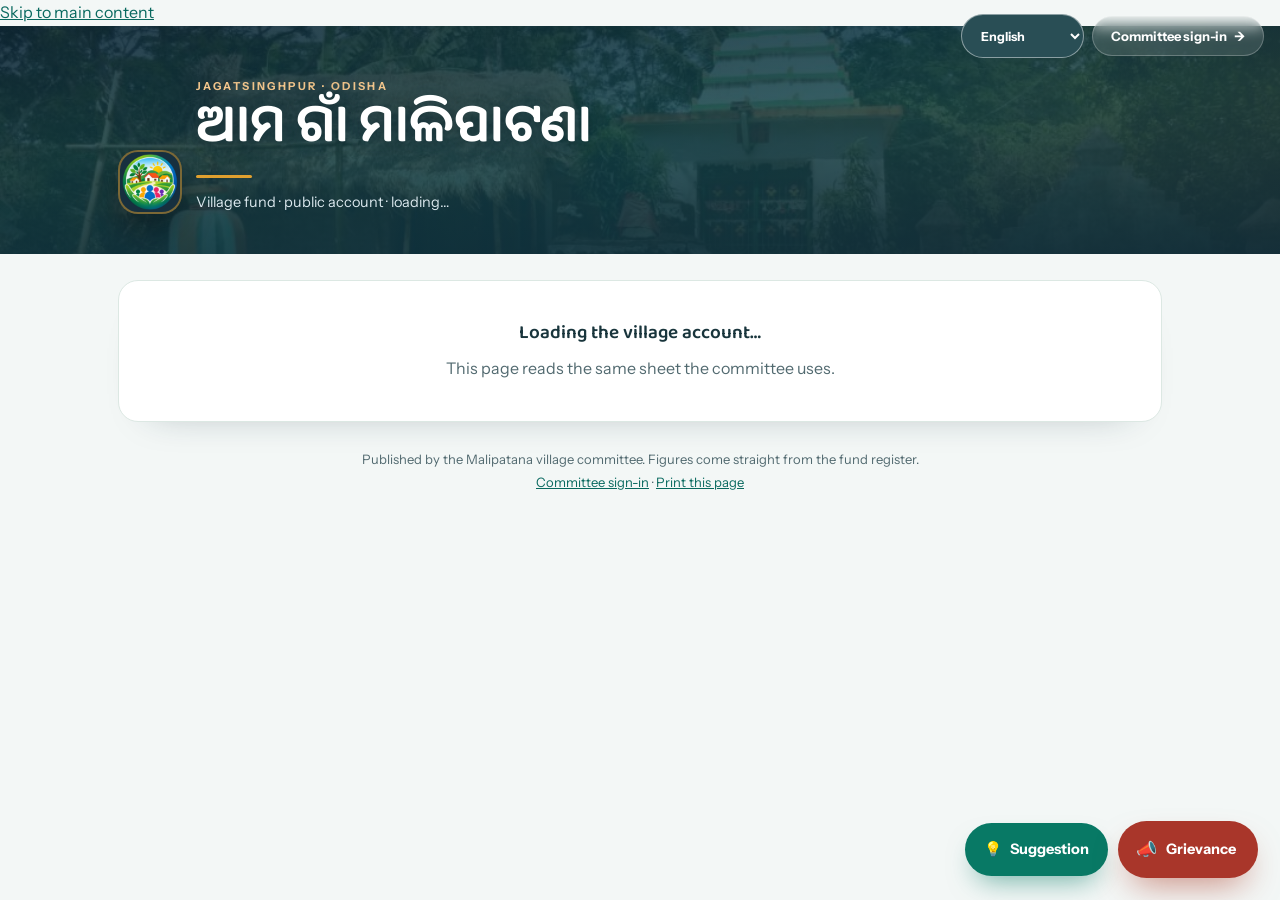
<file: public.html>
<!doctype html>
<html lang="en">
<head>
<meta charset="utf-8">
<meta name="viewport" content="width=device-width, initial-scale=1">
<meta name="referrer" content="no-referrer">
<meta http-equiv="Cache-Control" content="no-cache, must-revalidate">
<meta http-equiv="Pragma" content="no-cache">
<title>Malipatana village fund — public account</title>
<link rel="icon" type="image/png" sizes="512x512" href="icon-512.png">
<link rel="icon" type="image/png" sizes="32x32" href="favicon.png">
<link rel="apple-touch-icon" href="icon-180.png">
<meta name="theme-color" content="#102F3C">
<link rel="preconnect" href="https://fonts.googleapis.com">
<link rel="preconnect" href="https://fonts.gstatic.com" crossorigin>
<link href="https://fonts.googleapis.com/css2?family=Baloo+Bhaina+2:wght@500;600;700&family=Instrument+Sans:wght@400;500;600;700&display=swap" rel="stylesheet">
<style>
:root{
  --paper:#f3f1ec; --surface:#fff; --surface-2:#fbfbf8; --line:#e6e8e2; --line-soft:#f2f4ef;
  --ink:#16211c; --label:#5c6b62; --muted:#7b8780;
  --brick:#a8341e; --indigo:#122b38; --indigo-2:#22485c; --green:#2c6b41; --turmeric:#b87b05;
  --display:'Baloo Bhaina 2',system-ui,sans-serif;
}
*{box-sizing:border-box}
body{margin:0;background:var(--paper);color:var(--ink);
  font-family:'Instrument Sans',system-ui,-apple-system,'Noto Sans Oriya',sans-serif;line-height:1.6}
a{color:var(--brick)}
a:hover{color:#8a2916}
.wrap{max-width:1080px;margin:0 auto;padding:0 18px 70px}
/* Secondary cards sit side by side once there is room. One narrow column of
   full-width cards wastes most of a laptop screen and buries the lower ones. */
.cols{display:grid;grid-template-columns:repeat(auto-fit,minmax(320px,1fr));gap:16px;align-items:start}
.cols>.card{margin-bottom:0}
.span2{grid-column:1/-1}
/* The village's own temple carries the header. A flat gradient band said
   nothing about the place; the photograph does the work, with the gradient
   kept underneath so the type stays legible before the image loads and on
   any part of the picture that happens to be pale. */
header.top{position:relative;color:#fff;overflow:hidden;margin-bottom:26px;
  background:linear-gradient(158deg,#0c2c40,#17303f 40%,#7d2f1c 88%,#b8701f)}
header.top .bg{position:absolute;inset:0;width:100%;height:100%;object-fit:cover;
  object-position:center 38%;opacity:.42}
header.top .veil{position:absolute;inset:0;
  background:linear-gradient(176deg,#0b1d27b3 0%,#0e232e8c 42%,#0e232ef2 100%)}
header.top .in{position:relative;max-width:1080px;margin:0 auto;padding:52px 18px 40px;
  display:flex;align-items:flex-end;gap:20px;flex-wrap:wrap}
header.top .crest{width:64px;height:64px;border-radius:20px;flex:none;object-fit:cover;
  border:2px solid #e0a02f80;box-shadow:0 14px 30px #00000059;background:#17303f}
header.top .who{min-width:0;flex:1 1 300px}
header.top .eyebrow{font-size:11px;letter-spacing:.22em;font-weight:700;color:#f0c48b}
header.top h1{font-family:var(--display);font-size:clamp(30px,5.2vw,50px);margin:9px 0 0;
  font-weight:700;line-height:1.12;text-shadow:0 2px 20px #0b1d2773;overflow-wrap:anywhere}
header.top .rule{width:56px;height:3px;border-radius:99px;background:#e0a02f;margin:15px 0 0}
header.top .sub{color:#dbe8ee;font-size:14.5px;margin-top:13px}
header.top .sub b{color:#fff;font-weight:600}
@media(max-width:560px){ header.top .in{padding:38px 18px 30px} }
.card{background:var(--surface);border:1px solid var(--line);border-radius:20px;
  box-shadow:0 20px 40px -34px #17303f66;margin-bottom:16px;overflow:hidden}
.card h2{font-family:var(--display);font-size:19px;margin:0;font-weight:600;line-height:1.5;
  padding:16px 22px 14px;border-bottom:1px solid var(--line-soft);position:relative}
.card h2::after{content:'';position:absolute;left:22px;bottom:-1px;width:38px;height:2px;
  border-radius:99px;background:#e0a02f}
/* The balance is the reason most people open this page, so it is the one
   element allowed to be loud: dark ground, gold rule, figure at display size.
   Everything else stays quiet white. */
.fund{border:0;background:linear-gradient(158deg,#0c2c40,#17303f 44%,#7d2f1c 92%,#a8561a);
  color:#fff;box-shadow:0 26px 54px -30px #0e232e99;position:relative;overflow:hidden}
.fund::after{content:'';position:absolute;width:320px;height:320px;border-radius:50%;
  right:-120px;top:-140px;background:#ffffff0f;pointer-events:none}
.fundgrid{display:grid;grid-template-columns:minmax(0,1fr);gap:0;position:relative}
@media(min-width:720px){ .fundgrid.split{grid-template-columns:minmax(240px,.85fr) minmax(0,1.15fr)} }
.fundmain{padding:26px 24px}
.fundmain .cap{font-size:11px;font-weight:700;color:#f0c48b;text-transform:uppercase;letter-spacing:.14em}
.fundmain .v{font-family:var(--display);font-size:clamp(38px,6.6vw,58px);font-weight:700;
  line-height:1.15;margin-top:8px;font-variant-numeric:tabular-nums;color:#fff}
.fundmain .rule{width:54px;height:3px;border-radius:99px;background:#e0a02f;margin:16px 0 0}
.fundmain .say{font-size:13.5px;color:#cfe1e8;line-height:1.65;margin-top:14px;max-width:34ch}
.fundledger{padding:20px 24px 22px;background:#ffffff14;border-left:1px solid #ffffff26}
@media(max-width:719px){ .fundledger{border-left:0;border-top:1px solid #ffffff26} }
.fundledger .lhead{font-size:10.5px;font-weight:700;color:#f0c48b;text-transform:uppercase;
  letter-spacing:.12em;margin-bottom:6px}
.fund .row{border-bottom-color:#ffffff24}
.fund .row .n{color:#eaf1f4}
.fund .row .n em{color:#b6cbd6}
.fund .row.in .a{color:#9fe3b4}
.fund .row.out .a{color:#ffb9a3}
.fund .row.total{border-top:2px solid #ffffff59}
.fund .row.total .n,.fund .row.total .a{color:#fff}
.fund .note{background:#00000029;border-top-color:#ffffff1f;color:#c6d7e0;position:relative}
.big{padding:24px 22px}
.big .cap{font-size:11.5px;font-weight:700;color:var(--label);text-transform:uppercase;letter-spacing:.09em}
.big .v{font-family:var(--display);font-size:clamp(34px,6vw,48px);font-weight:700;line-height:1.5;
  color:var(--indigo);font-variant-numeric:tabular-nums}
.rows{padding:4px 22px 18px}
.row{display:flex;gap:14px;align-items:baseline;padding:11px 0;border-bottom:1px dotted var(--line)}
.row:last-child{border-bottom:0}
.row .n{flex:1;font-size:14.5px}
.row .n em{font-style:normal;display:block;font-size:12.5px;color:var(--label);margin-top:1px}
.row .a{font-weight:700;font-variant-numeric:tabular-nums;white-space:nowrap}
.row.in .a{color:var(--green)}
.row.out .a{color:var(--brick)}
.row.total{border-top:2px solid var(--ink);margin-top:6px;padding-top:14px}
.row.total .n{font-weight:700;font-size:15px}
.row.total .a{font-family:var(--display);font-size:21px}
.grid4{display:grid;grid-template-columns:repeat(auto-fit,minmax(140px,1fr));gap:1px;background:var(--line-soft)}
.grid4>div{background:var(--surface);padding:16px 18px}
.grid4 .k{font-size:11.5px;font-weight:700;color:var(--label);text-transform:uppercase;letter-spacing:.07em}
.grid4 .v{font-family:var(--display);font-size:29px;font-weight:700;margin-top:4px;
  font-variant-numeric:tabular-nums;color:var(--indigo);line-height:1.15}
.grid4 .v.warm{color:var(--brick)}
/* Public summary: make the labels and values true grid rows, so one-line
   and wrapped headings cannot shift the figures by even a line-height. */
.grid4.village-stats-grid{align-items:stretch}
.grid4.village-stats-grid>.village-count-tile{
  display:grid;grid-template-rows:64px 42px;align-content:start;min-width:0;
  padding:16px 18px;box-sizing:border-box;
}
.grid4.village-stats-grid>.village-count-tile>.k{
  display:block;min-height:0;height:auto;line-height:1.5;align-self:start;
  overflow-wrap:anywhere;margin:0;padding:0;
}
.grid4.village-stats-grid>.village-count-tile>.v{
  display:block;height:auto;min-height:0;margin:0;padding:0;
  line-height:1.2;align-self:start;font-variant-numeric:tabular-nums;
}
@media(max-width:620px){
  .grid4.village-stats-grid{grid-template-columns:repeat(2,minmax(0,1fr))}
  .grid4.village-stats-grid>.village-count-tile{grid-template-rows:74px 42px;padding:16px 14px}
}
@media(max-width:340px){.grid4.village-stats-grid{grid-template-columns:1fr}}

.fundhow{display:flex;flex-direction:column;gap:12px;margin-top:10px}
.fundhow>div{display:flex;flex-direction:column;gap:2px;padding-left:12px;
  border-left:2px solid #e0a02f66}
.fundhow b{font-size:13.5px;font-weight:600;color:#fff}
.fundhow span{font-size:12.5px;line-height:1.55;color:#cfe1e8;text-wrap:pretty}

/* ---------- a word from the committee ---------- */
.intro{background:linear-gradient(170deg,#fffdf6,#fbf4e6);border:1px solid #e9dcba;
  border-radius:18px;padding:18px 22px;margin-bottom:16px;box-shadow:0 16px 34px -30px #8a5c0466}
.intro b{display:block;font-family:var(--display);font-size:16px;font-weight:600;
  color:#7a5206;margin-bottom:5px}
.intro p{margin:0;font-size:14.5px;line-height:1.7;color:#4a3a1b;text-wrap:pretty;overflow-wrap:anywhere}
table{width:100%;border-collapse:collapse;font-size:13.5px}
th{text-align:left;font-size:11px;text-transform:uppercase;letter-spacing:.07em;color:var(--label);
  padding:10px 22px;background:var(--surface-2);border-bottom:1px solid var(--line)}
td{padding:10px 22px;border-bottom:1px solid var(--line-soft)}
td.num,th.num{text-align:right;font-variant-numeric:tabular-nums}
tr:last-child td{border-bottom:0}
.note{font-size:13px;color:var(--label);padding:16px 22px;background:var(--surface-2);
  border-top:1px solid var(--line-soft);line-height:1.65}
.foot{text-align:center;color:var(--label);font-size:13px;margin-top:26px;line-height:1.7}
.state{padding:40px 22px;text-align:center;color:var(--label)}
.big.tight{padding-bottom:8px}
.state.tight{padding-top:6px;padding-bottom:26px}
.state b{display:block;font-family:var(--display);font-size:19px;color:var(--ink);margin-bottom:6px;
  font-weight:600;line-height:1.5}
.gform{padding:20px 22px 24px}
.gform label{display:block;font-size:12.5px;font-weight:700;color:var(--label);letter-spacing:.03em;margin:14px 0 6px}
.gform label:first-child{margin-top:0}
.gform input,.gform select,.gform textarea{width:100%;padding:12px 13px;border:1px solid var(--line);
  border-radius:11px;background:var(--surface-2);font:inherit;font-size:14.5px;color:var(--ink)}
.gform input:focus,.gform select:focus,.gform textarea:focus{outline:none;border-color:var(--indigo-2);
  box-shadow:0 0 0 3px #22485c22;background:var(--surface)}
.gform textarea{min-height:90px;resize:vertical}
.gform .btnrow{display:flex;gap:10px;margin-top:18px;flex-wrap:wrap}
.gbtn{border:0;border-radius:11px;padding:12px 20px;font:inherit;font-weight:700;font-size:14.5px;
  cursor:pointer;background:var(--brick);color:#fff;transition:filter .15s ease}
.gbtn:hover{filter:brightness(1.08)}
.gbtn.ghost{background:var(--surface-2);color:var(--ink);border:1px solid var(--line)}
.gmsg{font-size:13.5px;margin-top:14px;padding:11px 14px;border-radius:10px;display:none}
.gmsg.show{display:block}
.gmsg.good{background:#e9f3ec;color:#215c33;border:1px solid #bfe0cb}
.gmsg.bad{background:#fbeee9;color:#8a2916;border:1px solid #eecfc2}
.gtabs{display:flex;gap:0;border-bottom:1px solid var(--line-soft)}
.gtabs button{flex:1;background:none;border:0;padding:14px 10px;font:inherit;font-weight:700;font-size:13.5px;
  color:var(--label);cursor:pointer;border-bottom:2px solid transparent}
.gtabs button.on{color:var(--indigo-2);border-bottom-color:var(--brick)}
.gsteps{padding:16px 22px 20px;display:flex;flex-direction:column;gap:0}
.gstep{display:flex;gap:13px;padding:12px 0;border-bottom:1px dotted var(--line)}
.gstep:last-child{border-bottom:0}
.gstep .no{width:26px;height:26px;border-radius:50%;background:var(--indigo);color:#fff;flex:none;
  display:flex;align-items:center;justify-content:center;font-weight:700;font-size:12.5px}
.gstep .tx b{display:block;font-size:14px}
.gstep .tx span{font-size:13px;color:var(--label)}
.gpill{display:inline-block;padding:3px 11px;border-radius:999px;font-size:11.5px;font-weight:700}
.gpill.recv{background:#eef2ee;color:#3a4640}
.gpill.warn{background:#fdf3dd;color:#8a5c04}
.gpill.good{background:#e9f3ec;color:#215c33}
.gpill.bad{background:#fbeee9;color:#8a2916}


/* MALI NOTICE STRIP — accessible warm-yellow background, dark-red text. */
.mal-notice-ticker{display:flex;align-items:center;gap:10px;min-width:0;overflow:hidden;
  background:linear-gradient(105deg,#FFF4B8 0%,#FFE77E 55%,#FFED96 100%);
  border:1.5px solid #DAAD38;border-left:5px solid #B3261E;
  border-radius:13px;padding:8px 10px;box-shadow:0 8px 22px -17px #916322;
  color:#A3261B;min-height:52px}
.mal-notice-label{flex:none;background:#FFF9D5;color:#A3261B;border:1px solid #E2B75B;
  border-radius:8px;padding:7px 9px;font-weight:900;letter-spacing:.04em;
  font-size:11px;line-height:1.2}
.mal-notice-lane{flex:1;min-width:0;overflow:hidden;white-space:nowrap;isolation:isolate}
.mal-notice-track{display:inline-flex;align-items:center;gap:24px;min-width:max-content;
  padding-inline-start:0;font-size:14px;font-weight:800;line-height:1.5;
  animation:malNoticeMove var(--mal-notice-duration,32s) linear infinite;will-change:transform}
.mal-notice-set{display:inline-flex;align-items:center;gap:24px;flex:0 0 auto;padding-right:30px}
.mal-notice-track .mal-notice-item{display:inline-flex;align-items:center;gap:10px;white-space:nowrap;color:#A3261B}
.mal-notice-track .mal-notice-sep{color:#B3261E;opacity:.85;font-size:15px}
@keyframes malNoticeMove{to{transform:translateX(-50%)}}
.mal-notice-ticker:hover .mal-notice-track,
.mal-notice-ticker:focus-within .mal-notice-track,
.mal-notice-ticker.is-paused .mal-notice-track{animation-play-state:paused}
.mal-notice-pause{flex:none;display:grid;place-items:center;background:#FFF9DF;
  border:1px solid #DFB959;color:#A3261B;border-radius:9px;min-width:38px;min-height:38px;
  font-size:17px;font-weight:800;cursor:pointer}
.mal-notice-pause:hover{background:#FFF3BB}
.mal-notice-pause:focus-visible,.mal-notice-detail summary:focus-visible{outline:3px solid #A3261B;outline-offset:2px}
.mal-notice-detail{border:1px solid #EBDCAA;border-radius:0 0 13px 13px;background:#FFFDF4;
  margin:0 10px 12px;overflow:hidden}
.mal-notice-detail summary{cursor:pointer;color:#8B2B21;font-weight:700;font-size:12px;
  padding:8px 13px;line-height:1.35}
.mal-notice-detail[open] summary{border-bottom:1px solid #EBDCAA}
.mal-notice-detail .ntcs{padding:12px;display:grid;grid-template-columns:repeat(auto-fit,minmax(220px,1fr));gap:10px}
.mal-notice-detail .ntc{background:#fff}
.mal-notice-screen-reader{position:absolute;width:1px;height:1px;padding:0;margin:-1px;
  overflow:hidden;clip:rect(0,0,0,0);white-space:nowrap;border:0}
@media(max-width:600px){
  .mal-notice-ticker{gap:7px;padding:7px 8px;min-height:51px;border-radius:12px;border-left-width:4px}
  .mal-notice-label{padding:6px 7px;font-size:10px}
  .mal-notice-track{font-size:12px;gap:15px}
  .mal-notice-pause{min-width:36px;min-height:36px}
  .mal-notice-detail{margin:0 4px 10px}
}
@media(prefers-reduced-motion:reduce){
  .mal-notice-track{animation:none!important;transform:none!important;padding-inline-start:0;
    min-width:0;max-width:100%;white-space:normal;flex-wrap:wrap;gap:8px;will-change:auto}
  .mal-notice-set:nth-child(2){display:none!important}
  .mal-notice-set{white-space:normal;max-width:100%;flex-wrap:wrap}
  .mal-notice-item{white-space:normal!important}
  .mal-notice-lane{white-space:normal}
  .mal-notice-pause{display:none}
}
@media print{.mal-notice-track{animation:none!important;transform:none!important;padding-inline-start:0}}

/* ---------- notice board ---------- */
.noticeboard{margin:22px 0 0}
.nbhead{display:flex;align-items:baseline;gap:9px;margin-bottom:12px}
.nbhead b{font-family:var(--display);font-size:17px;font-weight:600;color:var(--ink)}
.ntcs{display:grid;grid-template-columns:repeat(auto-fit,minmax(220px,1fr));gap:14px}
.ntc{border:1px solid var(--line);border-radius:14px;overflow:hidden;background:var(--surface);
  display:flex;flex-direction:column;box-shadow:0 14px 30px -26px #17303f5c}
.ntc .nimg{display:block;width:100%;aspect-ratio:4/3;object-fit:cover;background:#e6e8e2}
.ntc .nbody{padding:12px 14px 14px;display:flex;flex-direction:column;gap:6px}
.ntc h4{font-family:var(--display);font-size:16px;margin:0;font-weight:600;line-height:1.35;
  overflow-wrap:anywhere}
.ntc p{margin:0;font-size:13.5px;line-height:1.6;color:var(--ink);text-wrap:pretty;
  overflow-wrap:anywhere}
.ntc .nmeta{font-size:11.5px;font-weight:700;letter-spacing:.04em;color:var(--label);
  text-transform:uppercase}

/* ---------- the way in ---------- */
.signin{position:fixed;top:14px;right:16px;z-index:55;display:inline-flex;align-items:center;gap:7px;
  background:#ffffff1f;color:#fff;border:1px solid #ffffff3d;border-radius:999px;padding:9px 18px;
  font-size:13px;font-weight:700;text-decoration:none;white-space:nowrap;backdrop-filter:blur(8px);
  transition:background .15s ease,transform .15s ease}
.signin:hover{background:#ffffff33;color:#fff;text-decoration:none;transform:translateY(-1px)}
@media print{ .signin{display:none} }
#pubSticky{display:flex;flex-wrap:wrap;gap:12px;margin:22px 0 0}
#pubSticky.at-top-left{justify-content:flex-start}
#pubSticky.at-top-center,#pubSticky.at-bottom-center{justify-content:center}
#pubSticky.at-top-right,#pubSticky.at-bottom-right{justify-content:flex-end}
#pubSticky.at-top-left,#pubSticky.at-top-center,#pubSticky.at-top-right{margin:0 0 22px;order:-1}
.daysband{background:linear-gradient(165deg,#fffdf7,#fdf6e6);border:1px solid #ecdcb4;border-radius:16px;
  padding:16px 18px;margin:22px 0 0;box-shadow:0 16px 36px -28px #8a5c0466}
.daysband .dhead{display:flex;align-items:center;gap:9px;margin-bottom:12px}
.daysband .dhead b{font-family:var(--display);font-size:15.5px;font-weight:600;color:#7a5405}
.daysband .dhead span{font-size:11.5px;color:#a08a55;letter-spacing:.06em;font-weight:700}
.daysband .drule{flex:1;height:1px;background:linear-gradient(90deg,#d9bd6c80,#d9bd6c00)}
.daysband .dlist{display:flex;flex-wrap:wrap;gap:11px}
.dcard{background:#fff;border:1px solid #eee2c4;border-radius:12px;flex:1 1 220px;max-width:320px;
  overflow:hidden;display:flex;flex-direction:column}
.dcard .dbody{padding:12px 15px}
.dcard.haspic{flex:1 1 240px}
.dcard .dimg{display:block;width:100%;aspect-ratio:16/9;object-fit:cover;background:#f2ead6}
.dcard .dwhen{font-size:11px;font-weight:800;letter-spacing:.07em;color:#a8341e;text-transform:uppercase}
.dcard b{display:block;font-size:14.5px;margin-top:5px;color:var(--ink);font-weight:600;line-height:1.3}
.dcard .ddate{font-size:12.5px;color:var(--label);margin-top:3px;font-variant-numeric:tabular-nums}
.dcard p{margin:7px 0 0;font-size:13px;color:#4a564f;line-height:1.5}
.dcard.today{border-color:#e0a02f;background:linear-gradient(170deg,#fffaf0,#fff4dd)}
.remem{background:linear-gradient(165deg,#1b2833,#243642);border-radius:16px;padding:16px 18px;
  margin:22px 0 0;border:1px solid #33485a;box-shadow:0 18px 40px -26px #0b141b}
.remem .rhead{display:flex;align-items:center;gap:9px;margin-bottom:13px}
.remem .rhead b{font-family:var(--display);font-size:15.5px;font-weight:600;color:#f0e2c4}
.remem .rhead span{font-size:11.5px;color:#9db2c2;letter-spacing:.06em;font-weight:600}
.remem .rrule{flex:1;height:1px;background:linear-gradient(90deg,#c9a23f66,#c9a23f00)}
.remem .rlist{display:flex;flex-wrap:wrap;gap:12px}
.rperson{display:flex;flex-direction:column;background:#ffffff0f;border:1px solid #ffffff1a;
  border-radius:13px;padding:11px 15px 11px 11px;flex:1 1 250px;max-width:340px}
.rtop{display:flex;align-items:center;gap:12px;min-width:0}
.rperson.hasmsg{flex:1 1 300px;max-width:400px}
.rmsg{margin:10px 0 0;padding-top:9px;border-top:1px solid #ffffff1f;font-size:13px;
  line-height:1.6;color:#e2ebf0;text-wrap:pretty;overflow-wrap:anywhere;font-style:italic}
.rperson .rimg{width:52px;height:52px;border-radius:50%;flex:none;object-fit:cover;object-position:center top;
  border:2px solid #c9a23f80;background:#33485a;filter:saturate(.72)}
.rperson .rno{width:52px;height:52px;border-radius:50%;flex:none;display:flex;align-items:center;
  justify-content:center;border:2px solid #c9a23f80;background:#33485a;color:#c9b98f;font-size:17px}
.rperson .rtx b{display:block;font-size:14.5px;color:#f4f1ea;font-weight:600;line-height:1.3}
.rperson .rtx .ryr{font-size:12.5px;color:#a9bdcb;font-variant-numeric:tabular-nums;margin-top:2px}
.rperson .rtx .rday{font-size:11.5px;color:#e8c87a;font-weight:700;margin-top:4px}
.rperson.today{background:#c9a23f1f;border-color:#c9a23f6b}
#pubSticky .pnote{flex:1 1 240px;max-width:320px}
.pnote{border-radius:12px;padding:14px 16px;box-shadow:0 14px 30px -14px #17303f66;border:1px solid #00000018}
.pnote .tag{font-size:10.5px;font-weight:800;letter-spacing:.08em;background:#ffffffb3;border-radius:999px;padding:2px 9px}
.pnote b{display:block;margin-top:8px;font-size:14px;color:#22282c}
.pnote p{margin:4px 0 0;font-size:13px;color:#3f4a44}
.pnote.c-amber{background:linear-gradient(170deg,#ffe680,#ffd24d)}
.pnote.c-lime{background:linear-gradient(170deg,#ccf279,#aee442)}
.pnote.c-sky{background:linear-gradient(170deg,#a8e4ff,#7ed2fb)}
.pnote.c-rose{background:linear-gradient(170deg,#ffc2d4,#ff9ebb)}
.pnote.c-lilac{background:linear-gradient(170deg,#dcc9ff,#c3a7fb)}
.pnote.c-stone{background:linear-gradient(170deg,#ffd0a8,#ffb673)}
@media print{ #pubSticky{display:none !important} }
.gfab{position:fixed;right:22px;bottom:22px;z-index:60;background:var(--brick);color:#fff;border:0;
  border-radius:999px;padding:15px 22px 15px 18px;font:inherit;font-weight:700;font-size:14.5px;
  white-space:nowrap;
  cursor:pointer;box-shadow:0 16px 34px -12px #a8341e99;display:flex;align-items:center;gap:9px;
  transition:transform .15s ease,box-shadow .15s ease}
.gfab:hover{transform:translateY(-2px);box-shadow:0 20px 40px -12px #a8341eb0}
.gfab .ico{font-size:17px}
.goverlay{position:fixed;inset:0;background:#0e1b22b3;z-index:70;display:none;
  align-items:flex-end;justify-content:center;padding:0}
.goverlay.open{display:flex}
.gmodal{background:var(--surface);width:100%;max-width:560px;border-radius:20px 20px 0 0;
  max-height:88vh;overflow-y:auto;box-shadow:0 -20px 60px #00000040}
@media (min-width:640px){
  .goverlay{align-items:center;padding:22px}
  .gmodal{border-radius:20px;max-height:82vh}
}
.gmhead{display:flex;align-items:center;gap:12px;padding:18px 20px 0}
.gmhead h3{font-family:var(--display);font-size:19px;margin:0;font-weight:600;flex:1}
.gmclose{background:var(--surface-2);border:1px solid var(--line);border-radius:10px;width:34px;height:34px;
  font-size:16px;cursor:pointer;color:var(--label);flex:none}
@media print{ .gfab,.goverlay{display:none !important} }
@media print{
  body{background:#fff}
  header.top{background:none;color:#000;border-bottom:2px solid #000;padding:0 0 10px;margin-bottom:16px}
  header.top .bg,header.top .veil,header.top .crest,header.top .rule{display:none}
  header.top .in{padding:0;display:block}
  header.top h1{text-shadow:none}
  header.top .eyebrow,header.top .sub{color:#333}
  header.top .sub b{color:#000}
  .card h2::after{display:none}
  .card{box-shadow:none;break-inside:avoid;border-radius:0}
  .noprint{display:none}
}

.topright{position:fixed;top:14px;right:16px;z-index:55;display:flex;gap:8px;align-items:center}
.topright .signin{position:static;top:auto;right:auto}
.langbtn{background:#ffffff1f;color:#fff;border:1px solid #ffffff3d;border-radius:999px;
  padding:9px 15px;font:inherit;font-size:12.5px;font-weight:700;cursor:pointer;white-space:nowrap;
  backdrop-filter:blur(8px);transition:background .15s ease,transform .15s ease}
.langbtn:hover{background:#ffffff33;transform:translateY(-1px)}
.mal-public-language{appearance:auto;color:#fff;background:#294e55;border:1px solid #ffffff75;max-width:150px;min-height:44px;cursor:pointer}.mal-public-language option{color:#1a3b37;background:#fff}
@media print{ .topright{display:none} }
/* nowrap keeps the pill a pill, but on a narrow phone a long label would then
   run off the screen instead of wrapping — so there it loses its words and
   keeps the icon, which is what a thumb aims at anyway. */
@media(max-width:430px){
  .gfab{right:14px;bottom:14px;padding:14px;gap:0}
  .gfab .lbl{display:none}
  .gfab .ico{font-size:20px}
}
@media(max-width:560px){
  .topright{top:10px;right:10px;gap:6px}
  .langbtn,.topright .signin{padding:8px 12px;font-size:12px}
}

/* V3.5.6 shared Malipatana visual identity */
:root{--paper:#F3F7F6;--surface:#FFFFFF;--surface-2:#F6FAF8;--line:#DCE8E3;--line-soft:#EAF1ED;--ink:#19353C;--label:#526A70;--muted:#60777B;--brick:#A9362A;--indigo:#102F3C;--indigo-2:#285A70;--green:#206F51;--turmeric:#A87516}
body{background:var(--paper)}
a{color:#09695F}a:hover{color:#07584F}
header.top{background:linear-gradient(152deg,#102F3C,#155660 55%,#876332)}
header.top .veil{background:linear-gradient(176deg,#0B2635B8 0%,#123A41A3 45%,#0E2C39EE 100%)}
:focus-visible{outline:3px solid #D5A23E;outline-offset:2px}

/* Phase 4.2 — public financial disclosure basis */
.public-fin-disclosure{border-color:#e7d9b7;background:linear-gradient(160deg,#fffdf7,#fffaf0)}
.public-fin-disclosure h2{color:#71500d}
.public-fin-disclosure-body{padding:12px 22px 17px;display:grid;gap:8px}
.public-fin-disclosure-body p{margin:0;color:#514a39;font-size:13px;line-height:1.65}
.public-fin-disclosure-body b{color:#263c35}
@media(max-width:560px){.public-fin-disclosure-body{padding:10px 16px 15px}}
@media print{.public-fin-disclosure{break-inside:avoid;box-shadow:none}}
</style>

<style id="mal-notice-links-css">.ntc .mal-notice-link,.noticeboard .mal-notice-link{color:#075f70;text-decoration:underline;text-underline-offset:3px;font-weight:700;overflow-wrap:anywhere}.ntc .mal-notice-link:hover,.noticeboard .mal-notice-link:hover{color:#ad441f}</style>
<link rel="stylesheet" href="malipatana-connectivity.css?v=3.5.45">
<style id="mal-public-action-dock">
.mal-public-action-dock{position:fixed;right:22px;bottom:22px;display:flex;align-items:center;gap:10px;z-index:60}
.mal-public-action-dock .gfab{position:static;right:auto;bottom:auto;z-index:auto;min-height:53px}
.mal-public-suggestion-fab{background:#087965;color:#fff;border:0;border-radius:999px;min-height:53px;padding:13px 19px;font:inherit;font-weight:800;font-size:14.5px;cursor:pointer;box-shadow:0 14px 28px -11px #08796599;display:flex;align-items:center;gap:8px}
.mal-public-suggestion-fab:hover{background:#086653}
.mal-public-action-dock button:focus-visible,.smodal button:focus-visible{outline:3px solid #d2a43d;outline-offset:3px}
.smodal{border-top:4px solid #087965}
.smodal .gtabs{flex:none}
.smodal .gtabs button.on{color:#086a56;border-bottom-color:#087965}
.smodal .gform{padding-bottom:15px}
.smodal .gform label{display:block}
.smodal .s-submit{background:#087965!important}
.smodal .s-help{font-size:12px;color:#60746a;margin:10px 0}
.smodal .s-check{display:flex!important;gap:10px;align-items:flex-start;font-size:12px;font-weight:500}
.smodal .s-check input{width:18px;height:18px;flex:none}
.smodal .s-modal-footer{padding:7px 20px 15px;font-size:12px}
.smodal .s-modal-footer a{color:#086a56}
.smodal #sPublishedList article{padding:10px 0;border-bottom:1px solid #e4ece7}
.smodal #sPublishedList p{margin:4px 0 10px}
.smodal #sSubmitMsg,.smodal #sTrackMsg{white-space:pre-wrap;overflow-wrap:anywhere}
.smodal .gmhead{flex:none;padding:15px 19px 12px;border-bottom:1px solid #d9e8df;align-items:center}
.smodal .gmhead h3{color:#125a48}
.smodal .smodal-subtitle{color:#58756a;font-size:12px;margin:0 0 9px;padding:0 19px;flex:none}
.smodal iframe{display:block;width:100%;height:min(64vh,650px);border:0;flex:1;min-height:290px;background:#fff}
.smodal .smodal-fallback{padding:7px 19px 12px;font-size:12px;color:#5b7169}
.smodal .smodal-fallback a{color:#086b59;font-weight:700}
@media(max-width:540px){
.mal-public-action-dock{right:12px;left:12px;bottom:calc(12px + env(safe-area-inset-bottom));gap:8px;justify-content:flex-end}
.mal-public-action-dock .gfab,.mal-public-suggestion-fab{padding:11px 12px;font-size:12px;min-height:49px;gap:6px}
.mal-public-action-dock .gfab .lbl{display:inline!important}.mal-public-action-dock .gfab .ico{font-size:16px}
.smodal iframe{height:68dvh;min-height:250px}
.smodal .gmhead{padding:13px 15px 8px}
}
@media(max-width:350px){.mal-public-action-dock{gap:6px}.mal-public-action-dock .gfab,.mal-public-suggestion-fab{font-size:11px;padding:9px 10px}}
@media print{.mal-public-action-dock,.sugoverlay{display:none!important}}
</style>
<style>.count-explainer{color:#59736d;font-size:12px;padding:0 21px 15px;margin:0;line-height:1.5}</style><link rel="stylesheet" href="malipatana-public-community.css?v=20261124-1">
</head>
<body>
<a class="mal-public-skip" href="#main">Skip to main content</a>

<header class="top">
  <img class="bg" src="village.jpg" alt="" aria-hidden="true">
  <div class="veil"></div>
  <div class="in">
    <img class="crest" src="icon-180.png" alt="" aria-hidden="true">
    <div class="who">
      <div class="eyebrow" id="place">JAGATSINGHPUR · ODISHA</div>
      <h1 id="title" lang="or">ଆମ ଗାଁ ମାଳିପାଟଣା</h1>
      <div class="rule"></div>
      <div class="sub"><span data-t="Village fund · public account">Village fund &middot; public account</span> &middot; <span id="asof">loading&hellip;</span></div>
    </div>
  </div>
</header>

<div class="topright">
  <select class="langbtn mal-public-language" id="langSelect" aria-label="Public page language"><option value="en">English</option><option value="or" lang="or">ଓଡ଼ିଆ</option><option value="both">Both / ଉଭୟ</option></select>
  <a class="signin" href="index.html"><span data-t="Committee sign-in">Committee sign-in</span> &rarr;</a>
</div>

<div class="wrap" id="main">
  <div id="out"><div class="card"><div class="state"><b data-t="Loading the village account…">Loading the village account…</b><span data-t="This page reads the same sheet the committee uses.">This page reads the same sheet the committee uses.</span></div></div></div>

  <div class="mal-public-action-dock noprint" id="malPublicActionDock">
    <button type="button" class="mal-public-suggestion-fab" id="malSuggestionFab" aria-controls="malSuggestionOverlay" aria-haspopup="dialog">💡 <span data-mal-en="Suggestion">Suggestion</span></button>
    <button class="gfab" id="gFab" aria-label="Raise or track a grievance"><span class="ico">📣</span> <span class="lbl" data-t="Raise / track a grievance" data-mal-en="Grievance">Grievance</span></button>
  </div>

  <div class="goverlay sugoverlay noprint" id="malSuggestionOverlay" role="presentation">
  <div class="gmodal smodal" role="dialog" aria-modal="true" aria-labelledby="malSuggestionHeading">
    <div class="gmhead"><h3 id="malSuggestionHeading">💡 Village Suggestions · <span lang="or">ଗ୍ରାମ ପରାମର୍ଶ</span></h3><button type="button" class="gmclose" id="malSuggestionClose" aria-label="Close suggestions">×</button></div>
    <div class="gtabs" role="tablist" aria-label="Village suggestion options">
      <button type="button" class="on" id="sTabNew" data-mal-en="Give suggestion">Give suggestion</button>
      <button type="button" id="sTabTrack" data-mal-en="Track suggestion">Track suggestion</button>
      <button type="button" id="sTabPublic">Ideas &amp; progress</button>
    </div>
    <form class="gform" id="sForm">
      <label for="sCategory" data-mal-en="What is your suggestion about?">What is your suggestion about?</label>
      <select id="sCategory" required><option value="">Choose category</option><option>Village Development</option><option>Education</option><option>Health &amp; Sanitation</option><option>Roads &amp; Infrastructure</option><option>Welfare &amp; Emergency Support</option><option>Youth &amp; Culture</option><option>Environment</option><option>Other</option></select>
      <label for="sSuggestion" data-mal-en="Describe your suggestion">Describe your suggestion</label><textarea id="sSuggestion" minlength="12" maxlength="2200" required placeholder="What would improve our village, and how?"></textarea>
      <label for="sBenefit" data-mal-en="Expected benefit (optional)">Expected benefit (optional)</label><textarea id="sBenefit" maxlength="700" placeholder="Who will benefit from this idea?"></textarea>
      <label for="sSahi" data-mal-en="Locality / Sahi (optional)">Locality / Sahi (optional)</label><input id="sSahi" maxlength="110" placeholder="Village locality">
      <label for="sName" data-mal-en="Your name (optional)">Your name (optional)</label><input id="sName" maxlength="120" autocomplete="name" placeholder="Name">
      <label for="sMobile" data-mal-en="Mobile (optional, kept private)">Mobile (optional, kept private)</label><input id="sMobile" maxlength="10" pattern="[6-9][0-9]{9}" inputmode="numeric" placeholder="10-digit mobile">
      <label class="s-check"><input type="checkbox" id="sPublicName"> Allow Admin to consider displaying my name (names are not published in this version).</label>
      <div class="btnrow"><button class="gbtn s-submit" id="sSubmitBtn" type="submit" data-mal-en="Submit suggestion">Submit suggestion</button></div>
      <div class="gmsg" id="sSubmitMsg" role="status" aria-live="polite"></div>
    </form>
    <div class="gform" id="sTrack" style="display:none">
      <label for="sCode" data-mal-en="Private tracking code">Private tracking code</label>
      <input id="sCode" autocomplete="off" placeholder="Code received after submitting">
      <p class="s-help" data-mal-en="Save your private code carefully. It cannot be recovered from the public page.">Save your private code carefully. It cannot be recovered from the public page.</p>
      <div class="btnrow"><button class="gbtn s-submit" id="sCheckBtn" type="button" data-mal-en="Check status">Check status</button></div>
      <div class="gmsg" id="sTrackMsg" role="status" aria-live="polite"></div>
    </div>
    <div class="gform" id="sPublished" style="display:none">
      <p class="s-help" data-mal-en="Only Admin-approved ideas appear here. Private contact details are never shown.">Only Admin-approved ideas appear here. Private contact details are never shown.</p>
      <div class="btnrow"><button type="button" class="gbtn ghost" id="sRefresh" data-mal-en="Refresh approved ideas">Refresh approved ideas</button></div>
      <div id="sPublishedList" role="status">Select to load approved ideas.</div>
    </div>
    <div class="s-modal-footer"><a href="suggestions.html" target="_blank" rel="noopener" data-mal-en="Open full Suggestions page">Open full Suggestions page</a></div>
  </div>
</div>
<div class="goverlay noprint" id="gOverlay">
  <div class="gmodal">
    <div class="gmhead"><h3 data-t="Grievance">Grievance</h3><button class="gmclose" id="gClose">×</button></div>
    <div class="gtabs">
      <button class="on" id="tabNew" data-t="Raise a grievance" data-mal-en="Raise a grievance">Raise a grievance</button>
      <button id="tabTrack" data-t="Track a grievance" data-mal-en="Track a grievance">Track a grievance</button>
      <button id="tabSteps" data-t="How it is resolved" data-mal-en="How it is resolved">How it is resolved</button>
    </div>

    <form class="gform" id="gformNew">
      <label for="gName" data-t="Your name" data-mal-en="Your name">Your name</label>
      <input id="gName" required maxlength="120" autocomplete="name" placeholder="Full name" data-tph="Full name">
      <label for="gMobile" data-t="Mobile number" data-mal-en="Mobile number">Mobile number</label>
      <input id="gMobile" type="tel" required inputmode="numeric" autocomplete="tel" pattern="[6-9][0-9]{9}" maxlength="10" placeholder="10-digit mobile" aria-describedby="gMobileHint"><small class="muted" id="gMobileHint">Enter a valid 10-digit Indian mobile number.</small>
      <label for="gCat" data-t="What is this about" data-mal-en="What is this about">What is this about</label>
      <select id="gCat">
        <option>Water</option><option>Road</option><option>Electricity</option><option>Sanitation</option>
        <option>Fund misuse</option><option>Welfare benefit</option><option>Family record error</option><option>Other</option>
      </select>
      <label for="gDesc" data-t="Describe the problem" data-mal-en="Describe the problem">Describe the problem</label>
      <textarea id="gDesc" required minlength="12" maxlength="2200" placeholder="What happened, where, and since when"></textarea>
      <div class="btnrow">
        <button type="submit" class="gbtn" id="gSubmitBtn" data-t="Submit grievance" data-mal-en="Submit grievance">Submit grievance</button>
      </div>
      <div class="gmsg" id="gMsg" role="status" aria-live="polite" aria-atomic="true" tabindex="-1"></div>
    </form>

    <div class="gform" id="gformTrack" style="display:none">
      <label for="gLookup" data-t="Grievance number" data-mal-en="Grievance number">Grievance number</label>
      <input id="gLookup" placeholder="e.g. GRV-014">
      <div class="btnrow"><button class="gbtn ghost" id="gTrackBtn" data-t="Check status">Check status</button></div>
      <div class="gmsg" id="gTrackMsg"></div>
    </div>

    <div class="gsteps" id="gformSteps" style="display:none">
      <div class="gstep"><div class="no">1</div><div class="tx"><b data-t="Received" data-mal-en="Received">Received</b><span>Your grievance reaches the committee the moment you submit it, with a grievance number to track it.</span></div></div>
      <div class="gstep"><div class="no">2</div><div class="tx"><b data-t="Under review" data-mal-en="Under review">Under review</b><span>A committee member looks into it and may contact you on the mobile number given.</span></div></div>
      <div class="gstep"><div class="no">3</div><div class="tx"><b data-t="Action taken" data-mal-en="Action taken">Action taken</b><span>The committee acts — repair, correction, or a decision — and notes what was done.</span></div></div>
      <div class="gstep"><div class="no">4</div><div class="tx"><b data-t="Resolved" data-mal-en="Resolved">Resolved</b><span>Marked resolved with a remark you can read back using your grievance number.</span></div></div>
    </div>
  </div>
  </div>

  <div class="foot">
    <span data-t="Published by the Malipatana village committee. Figures come straight from the fund register.">Published by the Malipatana village committee. Figures come straight from the fund register.</span><br>
    <a href="index.html" data-t="Committee sign-in">Committee sign-in</a> · <a href="#" onclick="window.print();return false" class="noprint" data-t="Print this page">Print this page</a>
  </div>
</div>

<script src="or.js"></script>
<script>
/* Phase 4.2 public disclosure view. Reads ONE endpoint: publicSummary,
   which returns totals only. It must never
   call 'bootstrap' — that payload carries names, mobile numbers and logins. */
var API_URL = 'https://script.google.com/macros/s/AKfycbzKN7T8vWfnqCfwtr_NNw3GWNwowWXxs1yntIjnndX_CnisIP2r1veilwEV3pVBLe9rlw/exec';

var num = function(v){ var n = Number(String(v == null ? 0 : v).replace(/[^0-9.-]/g, '')); return isNaN(n) ? 0 : n; };
var money = function(v){ var n = Math.round(num(v)); return (n < 0 ? '−₹' : '₹') + Math.abs(n).toLocaleString('en-IN'); };
var esc = function(x){ return String(x == null ? '' : x).replace(/[&<>"']/g, function(m){
  return ({'&':'&amp;','<':'&lt;','>':'&gt;','"':'&quot;',"'":'&#039;'})[m]; }); };
var fmtDate = function(v){
  if(!v) return '';
  var m = String(v).match(/^(\d{4})-(\d{2})-(\d{2})/);
  return m ? m[3] + '/' + m[2] + '/' + m[1] : String(v);
};

/* Bilingual by lookup, not duplicated markup: the English string is the key
   and the Odia is its translation, so a label cannot exist in one language
   and be forgotten in the other. Anything untranslated falls back to English
   rather than rendering blank. */
var OR = window.OR || {};
var LANG = 'en';
function t(s){
  if(LANG !== 'or') return s;
  var k = String(s == null ? '' : s);
  return OR[k] || k;
}

/* Static markup is tagged once with data-t holding its English original, so
   switching back and forth never loses the source string. */
var FORM_BOTH=false;
var MAL_FORM_CATEGORIES_OR={"Village Development":"ଗ୍ରାମ ଉନ୍ନତି","Education":"ଶିକ୍ଷା","Health & Sanitation":"ସ୍ୱାସ୍ଥ୍ୟ ଓ ପରିମଳ","Roads & Infrastructure":"ରାସ୍ତା ଓ ଭିତ୍ତିଭୂମି","Welfare & Emergency Support":"କଲ୍ୟାଣ ଓ ଜରୁରୀ ସହାୟତା","Youth & Culture":"ଯୁବ ଓ ସଂସ୍କୃତି","Environment":"ପରିବେଶ","Other":"ଅନ୍ୟାନ୍ୟ"};
var MAL_FORM_OR={"Suggestion":"ପରାମର୍ଶ","Village Suggestions · ଗ୍ରାମ ପରାମର୍ଶ":"ଗ୍ରାମ ଉନ୍ନତି ପରାମର୍ଶ","Give suggestion":"ପରାମର୍ଶ ଦିଅନ୍ତୁ","Track suggestion":"ପରାମର୍ଶ ସ୍ଥିତି ଦେଖନ୍ତୁ","Ideas & progress":"ପରାମର୍ଶ ଓ ଅଗ୍ରଗତି","What is your suggestion about?":"କେଉଁ ବିଷୟରେ ପରାମର୍ଶ?","Describe your suggestion":"ଆପଣଙ୍କ ପରାମର୍ଶ ଲେଖନ୍ତୁ","Expected benefit (optional)":"ଆଶା କରାଯାଉଥିବା ଲାଭ (ଇଚ୍ଛାଧୀନ)","Locality / Sahi (optional)":"ସାହି / ଅଞ୍ଚଳ (ଇଚ୍ଛାଧୀନ)","Your name (optional)":"ଆପଣଙ୍କ ନାମ (ଇଚ୍ଛାଧୀନ)","Mobile (optional, kept private)":"ମୋବାଇଲ୍ (ଇଚ୍ଛାଧୀନ, ଗୋପନୀୟ)","Allow Admin to consider displaying my name (names are not published in this version).":"ନାମ ଦେଖାଇବାକୁ ପ୍ରଶାସକଙ୍କୁ ଅନୁମତି (ବର୍ତ୍ତମାନ ନାମ ପ୍ରକାଶ ହୁଏ ନାହିଁ)","Submit suggestion":"ପରାମର୍ଶ ଦାଖଲ କରନ୍ତୁ","Private tracking code":"ଗୋପନୀୟ ଟ୍ରାକିଂ କୋଡ୍","Save your private code carefully. It cannot be recovered from the public page.":"ଗୋପନୀୟ କୋଡ୍ ସାଇତି ରଖନ୍ତୁ। ପବ୍ଲିକ୍ ପୃଷ୍ଠାରୁ ଏହାକୁ ପୁଣି ପାଇହେବ ନାହିଁ।","Check status":"ସ୍ଥିତି ଯାଞ୍ଚ କରନ୍ତୁ","Only Admin-approved ideas appear here. Private contact details are never shown.":"କେବଳ ପ୍ରଶାସକ ଅନୁମୋଦିତ ପରାମର୍ଶ ଏଠାରେ ଦେଖାଯାଏ। ବ୍ୟକ୍ତିଗତ ବିବରଣୀ ଗୋପନ ରହେ।","Refresh approved ideas":"ଅନୁମୋଦିତ ପରାମର୍ଶ ପୁନଃ ଦେଖନ୍ତୁ","Open full Suggestions page":"ସମ୍ପୂର୍ଣ୍ଣ ପରାମର୍ଶ ପୃଷ୍ଠା ଖୋଲନ୍ତୁ","Grievance":"ଅଭିଯୋଗ","Raise a grievance":"ଅଭିଯୋଗ କରନ୍ତୁ","Track a grievance":"ଅଭିଯୋଗ ସ୍ଥିତି ଦେଖନ୍ତୁ","How it is resolved":"କିପରି ସମାଧାନ ହୁଏ","Your name":"ଆପଣଙ୍କ ନାମ","Mobile number":"ମୋବାଇଲ୍ ନମ୍ବର","What is this about":"ଏହା କେଉଁ ବିଷୟରେ","Describe the problem":"ସମସ୍ୟା ବର୍ଣ୍ଣନା କରନ୍ତୁ","Submit grievance":"ଅଭିଯୋଗ ଦାଖଲ କରନ୍ତୁ","Grievance number":"ଅଭିଯୋଗ ନମ୍ବର","Received":"ଗ୍ରହଣ କରାଗଲା","Under review":"ସମୀକ୍ଷା ଚାଲିଛି","Action taken":"କାର୍ଯ୍ୟାନୁଷ୍ଠାନ ନିଆଗଲା","Resolved":"ସମାଧାନ ହେଲା"};
function paintPublicFormLang(){
 const both=FORM_BOTH;
 document.querySelectorAll('#malSuggestionFab [data-mal-en],#gFab [data-mal-en],#malSuggestionOverlay [data-mal-en],#gOverlay [data-mal-en]').forEach(function(el){
  const en=el.getAttribute('data-mal-en'),od=MAL_FORM_OR[en]||OR[en]||en;
  el.textContent=both?en+' / '+od:LANG==='or'?od:en;
 });
 document.querySelectorAll('#sCategory option').forEach(function(o){
  if(!o.dataset.original)o.dataset.original=o.textContent.trim();
  const en=o.dataset.original,od=MAL_FORM_CATEGORIES_OR[en]||OR[en]||MAL_FORM_OR[en]||en;
  o.textContent=both?en+' / '+od:LANG==='or'?od:en;
  if(o.hasAttribute('value')&&o.value)o.value=en;
 });
}
function applyLang(){
  FORM_BOTH=LANG==='both';
  document.documentElement.lang = LANG === 'or' ? 'or' : 'en';
  document.querySelectorAll('[data-t]').forEach(function(el){
    el.textContent = t(el.getAttribute('data-t'));
  });
  document.querySelectorAll('[data-tph]').forEach(function(el){
    el.placeholder = t(el.getAttribute('data-tph'));
  });
  document.querySelectorAll('#gCat option').forEach(function(o){
    if(!o.dataset.t) o.dataset.t = o.textContent.trim();
    /* The value must stay English whatever the reader sees. Without this the
       option had no value attribute, so .value fell back to the translated
       textContent and the sheet's Category column filled up half Odia — two
       parallel sets that no longer group or filter together. */
    o.value = o.dataset.t;
    o.textContent = t(o.dataset.t);
  });
  var languageSelect=document.getElementById('langSelect');
  if(languageSelect)languageSelect.value=LANG;
  paintPublicFormLang();
}

function setLang(l, remember){
  LANG = ['or','both'].includes(l) ? l : 'en';
  if(remember){ try { localStorage.setItem('mal_pub_lang_choice_v2',LANG); } catch(e){} }
  applyLang();
  if(LAST) render(LAST);
}

function api(action){
  return new Promise(function(resolve, reject){
    var cb = 'mpcb' + Date.now();
    var s = document.createElement('script');
    var t = setTimeout(function(){ cleanup(); reject(new Error('timeout')); }, 25000);
    function cleanup(){ clearTimeout(t); try { delete window[cb]; } catch(e){} s.remove(); }
    window[cb] = function(d){ cleanup(); resolve(d); };
    s.onerror = function(){ cleanup(); reject(new Error('unreachable')); };
    s.src = API_URL + '?action=' + encodeURIComponent(action) + '&callback=' + cb;
    document.body.appendChild(s);
  });
}

/* The last payload, kept so a language switch can repaint from memory rather
   than making the reader wait on the sheet again. */
var LAST = null;

function render(d){
  LAST = d;
  var f = d.fund || null, c = d.counts || null, v = d.village || {};
  var show = d.shows || {};
  var available = f ? num(f.available) : 0;

  document.getElementById('title').textContent = v.name || 'Malipatana';
  document.getElementById('place').textContent = String(v.area || '').toUpperCase();
  document.getElementById('asof').textContent = t('as on') + ' ' + fmtDate(d.asOf);

  var rows = !f || show.breakdown === false ? [] : [
    ['in', 'Opening fund', 'Balance carried into the register', num(f.opening)],
    ['in', 'Contributions collected', (f.contributionCount || 0) + ' entries', num(f.contributions)],
    ['in', 'Other income', 'Donations, grants, interest', num(f.income)],
    ['out', 'Expenditure', (f.expenditureCount || 0) + ' entries', -num(f.expenditure)],
    ['out', 'Emergency help paid', (f.emergencyCases || 0) + ' cases', -num(f.emergencyPaid)],
    ['out', 'Regular support', 'Standing support per cycle', -num(f.regularSupport)]
  ].filter(function(r){ return num(r[3]) !== 0; });

  /* The fund leads on its own; everything after it is a quiet card in a grid
     that reflows, so a laptop does not show one narrow column with three
     cards stranded below the fold. */
  var how = function(head, body){
    return '<div><b>' + t(head) + '</b><span>' + t(body) + '</span></div>';
  };
  var lead = '';
  if(f){
    var empty = !rows.length;
    var say = empty
      ? t('Nothing has been recorded in the fund register yet. This figure will move as soon as the committee enters the first contribution.')
      : t('Money the committee holds today, after everything recorded in the register.');
    /* The card is always two columns. With an empty register the right half
       explains how the fund works instead of sitting blank — a full-bleed dark
       card with one narrow column of text was the "mostly empty" complaint. */
    var side = empty
      ? '<div class="fundledger"><div class="lhead">' + t('How the village fund works') + '</div>' +
        '<div class="fundhow">' +
        how('Chanda from families', 'Each household pays a monthly share to the committee.') +
        how('Donations and interest', 'Gifts from villagers and those living outside.') +
        how('Spent on the village', 'Emergency help, medical and school support, repairs and festivals.') +
        '</div></div>'
      : '<div class="fundledger">' +
        '<div class="lhead">' + t('How it adds up') + '</div>' +
        '<div class="rows" style="padding:0">' + rows.map(function(r){
          return '<div class="row ' + r[0] + '"><div class="n">' + esc(r[1]) + '<em>' + esc(r[2]) + '</em></div>' +
                 '<div class="a">' + (r[3] < 0 ? '\u2212' : '+') + ' ' + money(Math.abs(r[3])) + '</div></div>';
        }).join('') +
        '<div class="row total"><div class="n">' + t('Balance in hand') + '</div><div class="a">' + money(available) + '</div></div>' +
        '</div></div>';
    lead += '<div class="card fund"><div class="fundgrid split">' +
      '<div class="fundmain">' +
        '<div class="cap">' + t('Fund available today') + '</div>' +
        '<div class="v">' + money(available) + '</div>' +
        '<div class="rule"></div>' +
        '<div class="say">' + say + '</div>' +
      '</div>' + side +
      '</div>' +
      '<div class="note">' + t('Every rupee shown here is entered by the village committee in the fund register. ' +
      'If something looks wrong, tell any committee member.') + '</div></div>';
  }

  /* The committee's own words, if they wrote any. */
  if(v.intro) lead = '<div class="intro"><b>From the village committee</b><p>' + esc(v.intro) + '</p></div>' + lead;

  var cards = [];

  /* Brick red on a count means "this many people needed help". On a zero it
     reads as an error, so a zero stays in neutral ink. */
  function tile(label, n, warmWhenSet){
    var v = Number(n) || 0;
    return '<div class="village-count-tile"><div class="k">' + esc(label) + '</div>' +
      '<div class="v' + (warmWhenSet && v > 0 ? ' warm' : '') + '">' + v + '</div></div>';
  }

  if(c){
    var countCards=[
      ['families','Families',c.families,false],
      ['members','Registered members',c.members,false],
      ['familyHeads','Family heads recorded',c.familyHeadsRecorded,false],
      ['helpedThisYear','Helped this year',c.helpedThisYear,true],
      ['supportRunning','Support running',c.supportRunning,true]
    ].filter(function(item){return item[2]!==undefined && item[2]!==null && show[item[0]]!==false;});
    if(countCards.length)cards.push('<div class="card"><h2>' + t('The village') + '</h2><div class="grid4 village-stats-grid">' +
      countCards.map(function(item){return tile(t(item[1]),item[2],item[3]);}).join('') +
      '</div>'+(show.members!==false?'<p class="count-explainer">' + t('Registered members counts individual living entries in the Members register. Family records are counted separately.') + '</p>':'')+'</div>');
  }

  if((d.events || []).length){
    cards.push('<div class="card"><h2>' + t('Major expenses completed') + '</h2><table>' +
      '<thead><tr><th>' + t('Occasion') + '</th><th>' + t('Year') + '</th><th class="num">' + t('Budget') + '</th><th class="num">' + t('Spent') + '</th></tr></thead><tbody>' +
      d.events.map(function(e){
        return '<tr><td>' + esc(e.name) + '</td><td>' + esc(e.year) + '</td>' +
               '<td class="num">' + (num(e.budget) ? money(e.budget) : '\u2014') + '</td>' +
               '<td class="num">' + money(e.spent) + '</td></tr>';
      }).join('') + '</tbody></table></div>');
  }

  if((d.recent || []).length){
    cards.push('<div class="card"><h2>' + t('Recent spending') + '</h2><table>' +
      '<thead><tr><th>' + t('Date') + '</th><th>' + t('What for') + '</th><th class="num">' + t('Amount') + '</th></tr></thead><tbody>' +
      d.recent.map(function(r){
        return '<tr><td>' + esc(fmtDate(r.date)) + '</td><td>' + esc(r.what) + '</td>' +
               '<td class="num">' + money(r.amount) + '</td></tr>';
      }).join('') + '</tbody></table>' +
      '<div class="note">Only what the money was spent on is published. Who received help is never sent to this page.</div></div>');
  }

  /* A lone card stretched across the grid looks stranded, so it spans. */
  if(cards.length === 1) cards[0] = cards[0].replace('class="card"', 'class="card span2"');

  /* Public disclosure is deliberately a register snapshot, not an audit
     or bank reconciliation. Never derive a combined outflow from emergency
     and regular-support fields because those may overlap the expenditure
     register. The API payload remains the existing totals-only publicSummary. */
  var disclosure = f ? '<section class="card public-fin-disclosure" aria-label="Financial disclosure basis">' +
    '<h2>' + t('How to read this fund statement') + '</h2>' +
    '<div class="public-fin-disclosure-body">' +
    '<p><b>' + t('Source and date') + ':</b> ' + t('Figures are drawn from the committee fund register') + ' (' + t('as on') + ' ' + esc(fmtDate(d.asOf)) + ').</p>' +
    '<p><b>' + t('Balance status') + ':</b> ' + t('Balance in hand is the recorded register figure. It is not independently confirmed against a bank statement or cash count.') + '</p>' +
    '<p><b>' + t('Separate entries') + ':</b> ' + t('Contributions, other income, expenditure, emergency help and regular support are shown as separate register values. Some support entries may also be reflected in expenditure, so do not add these lines into a second spending total.') + '</p>' +
    '<p><b>' + t('Privacy') + ':</b> ' + t('This public page does not display contributor names, household-level payments, recipient names, mobile numbers or private welfare case details.') + '</p>' +
    '</div></section>' : '';
  var html = lead + disclosure + (cards.length ? '<div class="cols">' + cards.join('') + '</div>' : '');

  if(!html) html = '<div class="card"><div class="state"><b>Nothing is published at the moment</b>' +
    'The village committee has not chosen anything to show here yet.</div></div>';
  document.getElementById('out').innerHTML = html;
}

/* ---------- grievances: raise / track / steps ---------- */
const malSuggFab=document.getElementById('malSuggestionFab');
const malSuggOverlay=document.getElementById('malSuggestionOverlay');

function malCloseSuggChoices(){malSuggOverlay.classList.remove('open');}
malSuggFab.onclick=function(){
  document.getElementById('gOverlay').classList.remove('open');
  malSuggOverlay.classList.add('open');
  document.getElementById('malSuggestionClose').focus();
};
document.getElementById('malSuggestionClose').onclick=function(){malCloseSuggChoices();malSuggFab.focus();};
malSuggOverlay.addEventListener('click',function(e){if(e.target===malSuggOverlay){malCloseSuggChoices();malSuggFab.focus();}});
document.addEventListener('keydown',function(e){if(e.key==='Escape'&&malSuggOverlay.classList.contains('open')){malCloseSuggChoices();malSuggFab.focus();}});
// Native Suggestions: same modal and form layout as Grievances, no embedded page.
const sGet=id=>document.getElementById(id);
const sTabs={sTabNew:'sForm',sTabTrack:'sTrack',sTabPublic:'sPublished'};
Object.keys(sTabs).forEach(id=>sGet(id).onclick=()=>{
 Object.keys(sTabs).forEach(key=>{
  sGet(key).classList.toggle('on',key===id);
  sGet(sTabs[key]).style.display=key===id?'':'none';
 });
 if(id==='sTabPublic')sRefreshPublished();
});
function sReceipt(){const b=crypto.getRandomValues(new Uint8Array(32));return Array.from(b,x=>x.toString(16).padStart(2,'0')).join('');}
function sApi(action,params={},timeout=15000){return new Promise((resolve,reject)=>{
 const cb='msp'+Date.now()+'_'+Math.floor(Math.random()*1000000),script=document.createElement('script');
 const timer=setTimeout(()=>{cleanup();reject(new Error('Backend timeout'))},timeout);
 function cleanup(){clearTimeout(timer);script.remove();try{delete window[cb]}catch(e){}}
 window[cb]=r=>{cleanup();resolve(r)};
 script.onerror=()=>{cleanup();reject(new Error('Connection failed'))};
 script.referrerPolicy='no-referrer';
 script.src=API_URL+'?'+new URLSearchParams(Object.assign({action,callback:cb,_:Date.now()},params));
 document.body.appendChild(script);
});}
let sAttempt=null;
sGet('sForm').addEventListener('submit',async e=>{
 e.preventDefault();
 const btn=sGet('sSubmitBtn'),msg=sGet('sSubmitMsg');
 if(!sAttempt)sAttempt={receipt:sReceipt(),data:{category:sGet('sCategory').value,
 suggestion:sGet('sSuggestion').value.trim(),benefit:sGet('sBenefit').value.trim(),
 sahi:sGet('sSahi').value.trim(),name:sGet('sName').value.trim(),
 mobile:sGet('sMobile').value.trim(),publicName:sGet('sPublicName').checked?'Yes':'',
 website:''}};
 btn.disabled=true;msg.className='gmsg show';msg.textContent='Submitting and checking confirmation…';
 try{
  const a=sAttempt;
  let res=await sApi('suggestionStatus',{receipt:a.receipt},10000).catch(()=>null);
  if(!res?.found){
   await fetch(API_URL,{method:'POST',mode:'no-cors',body:new URLSearchParams({...a.data,receipt:a.receipt,action:'publicSuggestion'}),credentials:'omit',referrerPolicy:'no-referrer'});
   for(let i=0;i<13;i++){await new Promise(done=>setTimeout(done,1300));res=await sApi('suggestionStatus',{receipt:a.receipt},10000).catch(()=>null);if(res?.found)break;}
  }
  if(!res?.found)throw Error('Receipt not yet confirmed. Keep this form and retry using the same submission.');
  msg.className='gmsg show good';
  msg.textContent='Suggestion received: '+res.id+'\nPrivate tracking code (save this): '+a.receipt;
  sGet('sCode').value=a.receipt;sAttempt=null;sGet('sForm').reset();
 }catch(err){msg.className='gmsg show bad';msg.textContent='Not confirmed: '+err.message;}
 finally{btn.disabled=false}
});
sGet('sCheckBtn').onclick=async()=>{
 const code=sGet('sCode').value.trim().toLowerCase(),msg=sGet('sTrackMsg');
 if(!/^[a-f0-9]{64}$/.test(code)){msg.className='gmsg show bad';msg.textContent='Enter your private tracking code.';return;}
 msg.className='gmsg show';msg.textContent='Checking…';
 try{const r=await sApi('suggestionStatus',{receipt:code});
 msg.className='gmsg show '+(r?.found?'good':'bad');
 msg.textContent=r?.found?'ID: '+r.id+'\nStatus: '+r.status+'\nCategory: '+r.category+(r.remark?'\nCommittee decision: '+r.remark:'')+(r.action?'\nAction taken: '+r.action:''):'No suggestion found for this code.';
 }catch(err){msg.className='gmsg show bad';msg.textContent=err.message;}
};
async function sRefreshPublished(){
 const host=sGet('sPublishedList');host.textContent='Loading approved ideas…';
 try{const r=await sApi('suggestionPublic');if(!r?.ok)throw Error(r?.error||'Could not load');
 const items=r.items||[];
 host.innerHTML=items.length?items.map(item=>'<article><b>'+esc(item.title)+'</b> · '+esc(item.status)+'<p>'+esc(item.summary)+'</p>'+(item.action?'<p><b>Action taken:</b> '+esc(item.action)+'</p>':'')+'</article>').join(''):'No approved ideas have been published yet.';
 }catch(err){host.textContent=err.message;}
}
sGet('sRefresh').onclick=sRefreshPublished;

document.getElementById('gFab').onclick = function(){malCloseSuggChoices();document.getElementById('gOverlay').classList.add('open');};
document.getElementById('gClose').onclick = function(){document.getElementById('gOverlay').classList.remove('open');};
document.getElementById('gOverlay').addEventListener('click', function(ev){
  if(ev.target.id === 'gOverlay') document.getElementById('gOverlay').classList.remove('open');
});
var tabs = { tabNew: 'gformNew', tabTrack: 'gformTrack', tabSteps: 'gformSteps' };
Object.keys(tabs).forEach(function(tid){
  document.getElementById(tid).onclick = function(){
    Object.keys(tabs).forEach(function(o){
      document.getElementById(o).classList.toggle('on', o === tid);
      document.getElementById(tabs[o]).style.display = o === tid ? '' : 'none';
    });
  };
});

// Accessible grievance validation and result announcements. Keep existing API payload unchanged.
var grievanceForm = document.getElementById('gformNew');
var grievanceFields = ['gName','gMobile','gDesc'].map(function(id){return document.getElementById(id);});
function announceGrievance(message, tone){
  var region=document.getElementById('gMsg');
  region.className='gmsg show '+(tone||'');
  region.textContent=message;
  region.focus();
}
grievanceForm.addEventListener('invalid',function(ev){
  var field=ev.target;
  if(!grievanceFields.includes(field))return;
  field.setAttribute('aria-invalid','true');
  var message=field.validity.valueMissing?'This field is required.'
    :field.validity.patternMismatch?'Enter a valid 10-digit Indian mobile number.'
    :field.validity.tooShort?'Please provide at least 12 characters.'
    :'Please check this field.';
  announceGrievance(message,'bad');
},true);
grievanceFields.forEach(function(field){
  field.addEventListener('input',function(){
    if(field.checkValidity()){
      field.removeAttribute('aria-invalid');
      if(!grievanceFields.some(function(other){return other.hasAttribute('aria-invalid');})){
        var region=document.getElementById('gMsg');region.className='gmsg';region.textContent='';
      }
    }
  });
});
document.getElementById('gformNew').addEventListener('submit', function(ev){
  ev.preventDefault();
  var btn = document.getElementById('gSubmitBtn');
  var msg = document.getElementById('gMsg');
  var name = document.getElementById('gName').value.trim();
  var mobile = document.getElementById('gMobile').value.trim();
  var desc = document.getElementById('gDesc').value.trim();
  if(!name || !mobile || !desc || !document.getElementById('gMobile').checkValidity() || desc.length<12){
    if(!name)document.getElementById('gName').setAttribute('aria-invalid','true');
    if(!mobile || !document.getElementById('gMobile').checkValidity())document.getElementById('gMobile').setAttribute('aria-invalid','true');
    if(!desc || desc.length<12)document.getElementById('gDesc').setAttribute('aria-invalid','true');
    var first=grievanceFields.find(function(field){return field.hasAttribute('aria-invalid');});
    announceGrievance(!name?'Enter your name.':!mobile?'Enter a valid 10-digit Indian mobile number.':!document.getElementById('gMobile').checkValidity()?'Enter a valid 10-digit Indian mobile number.':'Describe the problem in at least 12 characters.','bad');
    if(first)first.focus();
    return;
  }
  btn.disabled = true; btn.textContent = 'Submitting…';
  msg.className = 'gmsg';
  var payload = { Name: name, Mobile: mobile, Category: document.getElementById('gCat').value,
    Description: desc, Status: 'Received' };
  apiPost('publicGrievance', { record: JSON.stringify(payload) }).then(function(r){
    btn.disabled = false; btn.textContent = 'Submit grievance';
    if(!r || !r.ok) throw new Error((r && r.error) || 'failed');
    msg.className = 'gmsg show good';
    msg.innerHTML = 'Submitted. Your grievance number is <b>' + esc(r.id) +
      '</b> — write it down to check the status later.';
    grievanceFields.forEach(function(field){field.removeAttribute('aria-invalid');});
    document.getElementById('gformNew').reset();
    msg.focus();
  }).catch(function(){
    btn.disabled = false; btn.textContent = 'Submit grievance';
    msg.className = 'gmsg show bad';
    msg.textContent = 'Could not submit right now. Please try again in a moment, or tell a committee member directly.'; msg.focus();
  });
});

document.getElementById('gTrackBtn').onclick = function(){
  var id = document.getElementById('gLookup').value.trim();
  var msg = document.getElementById('gTrackMsg');
  if(!id){ msg.className = 'gmsg show bad'; msg.textContent = 'Enter your grievance number.'; return; }
  msg.className = 'gmsg show'; msg.textContent = 'Checking…';
  api('grievanceStatus&id=' + encodeURIComponent(id)).then(function(r){
    if(!r || !r.ok || !r.found){
      msg.className = 'gmsg show bad';
      msg.textContent = 'No grievance found with that number. Check it and try again.';
      return;
    }
    var tone = { Received:'recv', 'Under Review':'warn', 'Action Taken':'warn', Resolved:'good', Rejected:'bad' }[r.status] || 'recv';
    msg.className = 'gmsg show good';
    msg.innerHTML = '<span class="gpill ' + tone + '">' + esc(r.status) + '</span>' +
      '<div style="margin-top:8px">Raised ' + esc(fmtDate(r.date)) + ' · ' + esc(r.category) + '</div>' +
      (r.remark ? '<div style="margin-top:6px"><b>Committee remark:</b> ' + esc(r.remark) + '</div>' : '');
  }).catch(function(){
    msg.className = 'gmsg show bad'; msg.textContent = 'Could not check right now. Please try again shortly.';
  });
};

function apiPost(action, params){
  return new Promise(function(resolve, reject){
    var t = setTimeout(function(){ reject(new Error('timeout')); }, 25000);
    var body = new URLSearchParams(Object.assign({ action: action }, params || {}));
    fetch(API_URL, { method: 'POST', body: body })
      .then(function(res){ return res.json(); })
      .then(function(d){ clearTimeout(t); resolve(d); })
      .catch(function(e){ clearTimeout(t); reject(e); });
  });
}

/* Notes arrive either from their own action or, on an older backend that
   lacks it, riding along inside publicSummary. Whichever answers first wins. */
function renderSticky(s){
  var old = document.getElementById('pubSticky');
  if(old) old.remove();
  if(!s || !s.showOnPublic) return;
  var notes = (s.notes || []).slice(0, 3);
  if(!notes.length) return;
  var spot = String(s.spot || 'bottom-right');
  var layer = document.createElement('div');
  layer.id = 'pubSticky';
  layer.className = 'at-' + spot;
  layer.innerHTML = notes.map(function(n){
    return '<div class="pnote c-' + esc(n.col || 'amber') + '"><span class="tag">' +
      (n.kind === 'reminder' ? 'REMINDER' : 'TARGET') + '</span>' +
      '<b>' + esc(n.title || '') + '</b>' + (n.text ? '<p>' + esc(n.text) + '</p>' : '') + '</div>';
  }).join('');
  var wrap = document.querySelector('.wrap') || document.body;
  if(spot.indexOf('top') === 0){
    var head = wrap.querySelector('.head');
    if(head && head.nextSibling) wrap.insertBefore(layer, head.nextSibling);
    else wrap.insertBefore(layer, wrap.firstChild);
  } else {
    var foot = document.querySelector('.foot');
    if(foot && foot.parentNode) foot.parentNode.insertBefore(layer, foot);
    else wrap.appendChild(layer);
  }
}

/* Drive serves the same file from three different hosts and which one works
   varies by file and by viewer, so try them in turn rather than trusting one. */
function driveId(u){
  var s = String(u || '').trim();
  var m = s.match(/drive\.google\.com\/file\/d\/([^/]+)/) || s.match(/[?&]id=([^&]+)/) ||
          s.match(/googleusercontent\.com\/d\/([^=?&]+)/);
  return m && m[1] && m[1].length >= 25 ? m[1] : '';
}
function photoSrcList(u, w){
  var id = driveId(u);
  if(!id) return [String(u || '').trim()];
  return ['https://lh3.googleusercontent.com/d/' + id + '=w' + w,
          'https://drive.google.com/thumbnail?id=' + id + '&sz=w' + w,
          'https://drive.usercontent.google.com/download?id=' + id + '&export=view'];
}
function wirePubPhotos(root){
  (root || document).querySelectorAll('img[data-srcs]').forEach(function(img){
    var list = String(img.getAttribute('data-srcs') || '').split('|').filter(Boolean);
    var i = 0;
    img.onerror = function(){ i++; if(i < list.length) img.src = list[i]; else img.onerror = null; };
    if(list.length) img.src = list[0];
  });
}

function renderDays(d){
  var old = document.getElementById('pubDays');
  if(old) old.remove();
  if(!d || !(d.days || []).length) return;
  var cards = d.days.map(function(x){
    var when = x.daysAway === 0 ? 'Today' : x.daysAway === 1 ? 'Tomorrow' : 'In ' + x.daysAway + ' days';
    return '<div class="dcard' + (x.daysAway === 0 ? ' today' : '') + (x.photo ? ' haspic' : '') + '">' +
      (x.photo ? '<img class="dimg" data-srcs="' + esc(photoSrcList(x.photo, 480).join('|')) + '" alt="" loading="lazy">' : '') +
      '<div class="dbody">' +
      '<div class="dwhen">' + esc(when) + '</div><b>' + esc(x.title) + '</b>' +
      '<div class="ddate">' + esc(fmtDate(x.date)) + '</div>' +
      (x.note ? '<p>' + esc(x.note) + '</p>' : '') + '</div></div>';
  }).join('');
  var box = document.createElement('div');
  box.className = 'daysband';
  box.id = 'pubDays';
  box.innerHTML = '<div class="dhead"><b><span lang="or">ଆସୁଥିବା ଦିନ</span> · Coming up</b><span>' + d.days.length +
    '</span><i class="drule"></i></div><div class="dlist">' + cards + '</div>';
  var wrap = document.querySelector('.wrap') || document.body;
  var head = wrap.querySelector('.head');
  if(head && head.nextSibling) wrap.insertBefore(box, head.nextSibling);
  else wrap.insertBefore(box, wrap.firstChild);
  wirePubPhotos(box);
}

function renderRemembrance(r){
  var old = document.getElementById('pubRemem');
  if(old) old.remove();
  if(!r || !r.showOnPublic) return;
  var people = r.people || [];
  if(!people.length) return;
  var cards = people.map(function(p){
    var when = p.daysAway === 0 ? 'Remembrance day is today'
      : p.daysAway === 1 ? 'Tomorrow · ' + fmtDate(p.anniv)
      : 'In ' + p.daysAway + ' days · ' + fmtDate(p.anniv);
    var yrs = (p.dob ? new Date(p.dob).getFullYear() + ' – ' : '') + new Date(p.dod).getFullYear();
    var src = p.memPhoto || p.photo;
    var img = src
      ? '<img class="rimg" data-srcs="' + esc(photoSrcList(src, 200).join('|')) + '" alt="' + esc(p.name) + '" loading="lazy">'
      : '<span class="rno">◦</span>';
    return '<div class="rperson' + (p.daysAway === 0 ? ' today' : '') + (p.message ? ' hasmsg' : '') + '">' +
      '<div class="rtop">' + img +
      '<div class="rtx"><b>' + esc(p.name) + '</b><div class="ryr">' + esc(yrs) +
      (p.years ? ' · ' + p.years + (p.years === 1 ? ' year' : ' years') : '') + '</div>' +
      '<div class="rday">' + esc(when) + '</div></div></div>' +
      (p.message ? '<p class="rmsg">' + esc(p.message) + '</p>' : '') +
      '</div>';
  }).join('');
  var box = document.createElement('div');
  box.className = 'remem';
  box.id = 'pubRemem';
  box.innerHTML = '<div class="rhead"><b><span lang="or">ସ୍ମୃତି</span> · In remembrance</b><span>' + people.length +
    '</span><i class="rrule"></i></div><div class="rlist">' + cards + '</div>';
  var foot = document.querySelector('.foot');
  if(foot && foot.parentNode) foot.parentNode.insertBefore(box, foot);
  else document.body.appendChild(box);
  wirePubPhotos(box);
}

/* One request carries the whole page — fund, notes, remembrance and days —
   so the reader never sees a half-loaded mixture of fresh and stale sections.
   A cold Apps Script container can take a few seconds and occasionally times
   out, so one silent retry sits between that and the apology message. */

function malToggleTicker(btn){
  var banner=btn.closest('.mal-notice-ticker');
  if(!banner)return;
  var paused=banner.classList.toggle('is-paused');
  btn.textContent=paused?'▶':'Ⅱ';
  btn.setAttribute('aria-label', paused?'Resume scrolling notices':'Pause scrolling notices');
  btn.setAttribute('title', paused?'Resume notices':'Pause notices');
  btn.setAttribute('aria-pressed', String(paused));
}


/* Notice text remains plain text in Sheets. Only safe web addresses render as links. */
function malNoticeLinkify_(input){
  const raw=String(input==null?'':input);
  const pattern=/(?:https?:\/\/|www\.)[^\s<>'"`]+/gi;
  let rendered='',start=0,match;
  while((match=pattern.exec(raw))!==null){
    rendered+=esc(raw.slice(start,match.index));
    let urlText=match[0];
    const punctuation=(urlText.match(/[.,;!?)\]}]+$/)||[''])[0];
    urlText=urlText.slice(0,urlText.length-punctuation.length);
    let target=urlText;
    if(/^www\./i.test(target))target='https://'+target;
    try{
      const url=new URL(target);
      if(!['https:','http:'].includes(url.protocol)||!url.hostname)throw Error('Invalid URL');
      rendered+='<a class="mal-notice-link" href="'+esc(url.href)+'" target="_blank" rel="noopener noreferrer nofollow">'+esc(urlText)+'</a>';
    }catch(e){rendered+=esc(urlText);}
    rendered+=esc(punctuation);
    start=match.index+match[0].length;
  }
  return rendered+esc(raw.slice(start)).replace(/\r?\n/g,'<br>');
}

function renderNotices(n){
  var old=document.getElementById('pubNotices');
  if(old)old.remove();
  if(!n || !(n.notices||[]).length)return;
  var list=n.notices;
  var clips=list.slice(0,5).map(function(entry){
    var title=String(entry.title||'Village notice').trim();
    var tx=String(entry.text||'').trim();
    if(tx.length>100)tx=tx.slice(0,100).trim()+'…';
    return '<span class="mal-notice-item"><span class="mal-notice-sep" aria-hidden="true">✦</span>'+esc(title)+(tx?' — '+malNoticeLinkify_(tx):'')+'</span>';
  }).join('');
  var announcement=list.slice(0,5).map(function(entry){return [entry.title,entry.text].filter(Boolean).join(' — ')}).join(' • ');
  var duration=Math.min(85,Math.max(25,Math.round(announcement.length/8)));
  var cards=list.map(function(entry){
    return '<article class="ntc">'+
      (entry.photo?'<img class="nimg" data-srcs="'+esc(photoSrcList(entry.photo,640).join('|'))+'" alt="'+esc(entry.title)+'" loading="lazy">':'')+
      '<div class="nbody"><h4>'+esc(entry.title)+'</h4>'+
      (entry.text?'<p>'+malNoticeLinkify_(entry.text)+'</p>':'')+
      (entry.by||entry.date?'<div class="nmeta">'+esc(entry.by)+(entry.by&&entry.date?' · ':'')+(entry.date?esc(fmtDate(entry.date)):'')+'</div>':'')+
      '</div></article>';
  }).join('');
  var box=document.createElement('section');
  box.className='noticeboard';
  box.id='pubNotices';
  box.setAttribute('aria-label','Village Notice Board');
  box.innerHTML='<div class="mal-notice-ticker" role="group" aria-label="Village announcements">'+
    '<span class="mal-notice-label"><span lang="or">ସୂଚନା</span> · NOTICE</span>'+
    '<div class="mal-notice-lane" aria-hidden="true"><div class="mal-notice-track" style="--mal-notice-duration:'+duration+'s"><span class="mal-notice-set">'+clips+'</span><span class="mal-notice-set">'+clips+'</span></div></div>'+
    '<span class="mal-notice-screen-reader">'+esc(announcement)+'</span>'+
    '<button type="button" class="mal-notice-pause" onclick="malToggleTicker(this)" aria-label="Pause scrolling notices" aria-pressed="false" title="Pause notices">Ⅱ</button></div>'+
    '<details class="mal-notice-detail"><summary>Read full notices and photos ('+list.length+')</summary>'+
    '<div class="ntcs">'+cards+'</div></details>';
  var out=document.getElementById('out');
  if(out&&out.parentNode)out.parentNode.insertBefore(box,out);
  else document.body.appendChild(box);
  wirePubPhotos(box);
}

function loadPublic(attempt){
  return api('publicSummary').then(function(r){
    if(!r || !r.ok) throw new Error('no public data');
    /* The admin's choice is the default a first-time reader lands on; once
       someone picks a language themselves, their choice wins on that phone. */
    var saved = null;
    try { saved = localStorage.getItem('mal_pub_lang_choice_v2'); } catch(e){}
    // New preference key prevents stale English/Odia choice hiding Admin Both.
    const serverMode=String(r.lang||'en').trim().toLowerCase();
    setLang(saved || (['or','both'].includes(serverMode)?serverMode:'en'),false);
    if(r.off){
      document.getElementById('asof').textContent = 'not public at the moment';
      document.getElementById('out').innerHTML =
        '<div class="card"><div class="state"><b>This page is switched off</b>' +
        'The village committee has chosen not to publish the account right now. ' +
        'Ask any committee member to see the register.</div></div>';
      renderSticky(null);
      renderRemembrance(null);
      renderDays(null);
      renderNotices(null);
      return;
    }
    render(r);
    renderSticky(r.sticky);
    renderRemembrance(r.remembrance);
    renderDays(r.days);
    renderNotices(r.notices);
  }).catch(function(){
    if((attempt || 0) < 1){
      document.getElementById('asof').textContent = 'loading\u2026';
      return new Promise(function(res){ setTimeout(res, 1800); }).then(function(){
        return loadPublic((attempt || 0) + 1);
      });
    }
    document.getElementById('asof').textContent = 'could not load';
    document.getElementById('out').innerHTML =
      '<div class="card"><div class="state"><b>' + t('Could not load the account just now') + '</b>' +
      t('The connection to the village register did not answer.') + ' ' +
      '<button class="gbtn ghost" onclick="loadPublic(0)" style="margin-top:12px">' + t('Try again') + '</button></div></div>';
  });
}

document.getElementById('langSelect').onchange=function(){setLang(this.value,true);};
applyLang();

loadPublic(0);
</script>
<script src="malipatana-connectivity.js?v=3.5.45"></script>
<link rel="stylesheet" href="malipatana-notice-rich.css?v=1.1.0">
<script src="malipatana-notice-rich.js?v=1.1.0"></script>
</body>
</html>
</file>
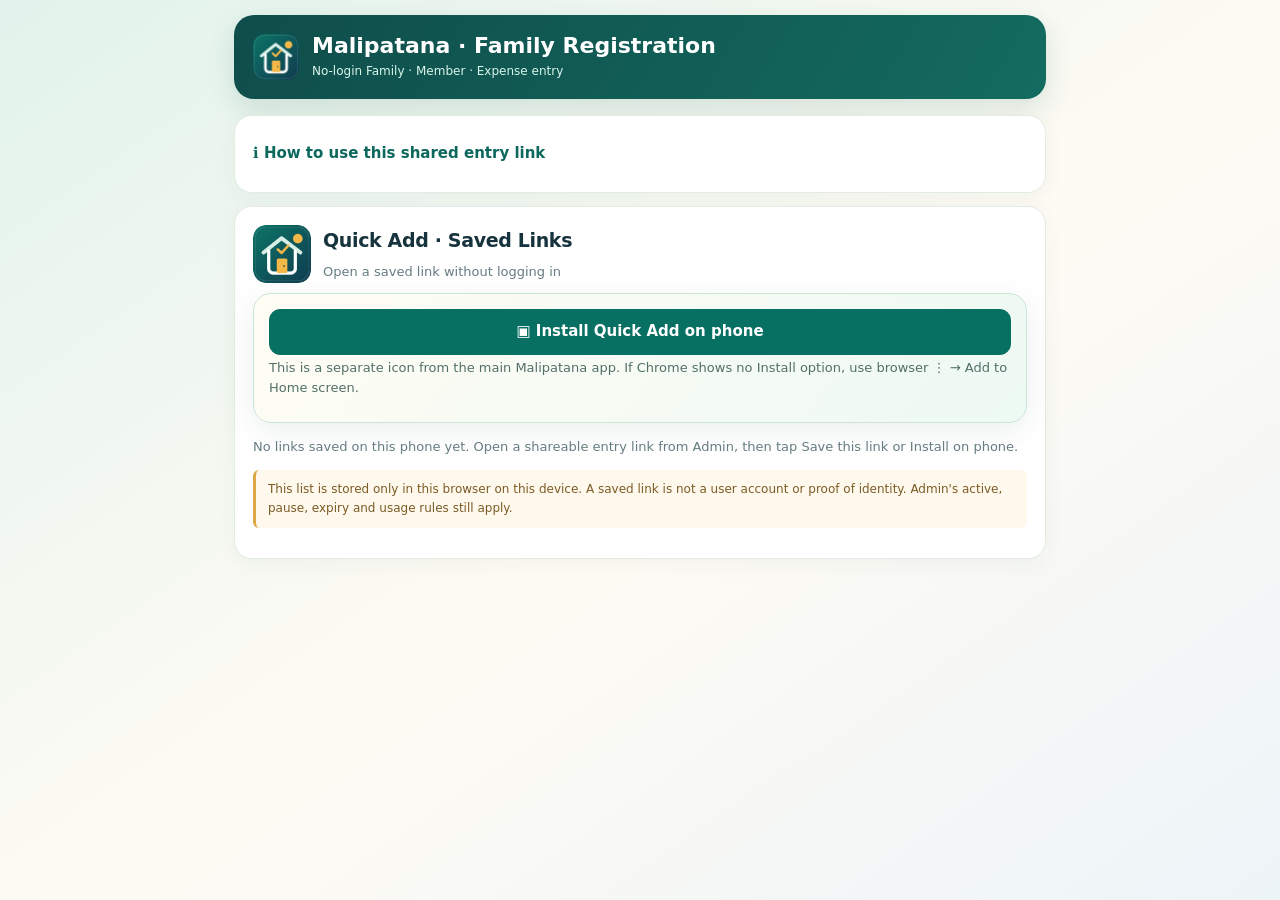
<file: quick-add.html>
<!doctype html>
<html lang="en"><head><meta charset="utf-8"><meta name="viewport" content="width=device-width,initial-scale=1,viewport-fit=cover">
<meta name="theme-color" content="#103b46"><meta name="referrer" content="no-referrer"><title>Quick Add Malipatana · No-login village entry</title>
<link rel="icon" type="image/png" sizes="64x64" href="shared-entry-favicon.png">
<link rel="apple-touch-icon" href="shared-entry-icon-192.png">
<link rel="manifest" href="quick-add.webmanifest">
<meta name="apple-mobile-web-app-capable" content="yes">
<meta name="apple-mobile-web-app-title" content="Quick Add Malipatana">
<style>
:root{--navy:#143847;--teal:#086f63;--teal2:#dff5ed;--gold:#d49a39;--ink:#17333d;--muted:#667d81;--line:#dbe6e2;--cream:#faf7f0;--red:#a03939;--shadow:0 8px 30px rgba(16,51,59,.08)}*{box-sizing:border-box}
body{margin:0;background:linear-gradient(145deg,#e9f7f3 0%,#fbfaf5 50%,#edf4f8 100%);font:15px/1.55 system-ui,-apple-system,'Segoe UI',sans-serif;color:var(--ink);min-height:100vh}main{width:min(840px,100%);padding:12px 14px 110px;margin:auto}.head{border-radius:20px;background:linear-gradient(120deg,#103846,#086f63);color:#fff;display:flex;gap:13px;align-items:center;padding:18px 19px;margin:3px 0 16px;box-shadow:var(--shadow)}.head img{width:46px;height:46px;border-radius:12px}.head h1{font-size:22px;line-height:1.15;margin:0}.head p{font-size:12px;color:#d9f5ec;margin:4px 0 0}.box{background:#fff;border:1px solid var(--line);border-radius:18px;padding:18px;margin:0 0 13px;box-shadow:var(--shadow)}h2{margin:0 0 7px;font-size:19px;letter-spacing:-.35px}h3{margin:0 0 12px;font-size:15px;color:#185a57}.sub{color:var(--muted);font-size:13px;margin:0 0 13px}.alert{border-radius:12px;padding:13px;margin-bottom:12px;white-space:pre-wrap;overflow-wrap:anywhere}.alert.error{background:#fff0ed;border:1px solid #eabbb3;color:#8f362d}.alert.success{background:#e8f8ef;border:1px solid #a7d8ba;color:#14593c}.notice{background:#eef8f4;border:1px solid #c5e7d9;color:#235951;border-radius:12px;padding:10px 12px;font-size:13px;margin:12px 0}.nav{display:flex;gap:8px;padding:7px;border-radius:14px;background:#f0f6f4;margin:10px 0 14px}.nav button{flex:1;border:0;background:transparent;color:#51736d;min-height:44px;border-radius:10px;font-weight:750;cursor:pointer}.nav button.selected{background:#fff;color:#096b60;box-shadow:0 2px 8px #124b4215}.grid{display:grid;grid-template-columns:1fr 1fr;gap:12px}.field{display:flex;flex-direction:column;gap:5px;min-width:0;font-size:13px;font-weight:700;color:#31545a;margin-bottom:12px}.field input,.field select,.field textarea{display:block;width:100%;max-width:100%;border:1px solid #cbded9;border-radius:11px;background:#fff;font:inherit;font-size:15px;color:var(--ink);padding:10px 12px;min-height:45px}.field input:focus,.field select:focus,.field textarea:focus{outline:3px solid #c9f1e4;border-color:var(--teal)}.field textarea{min-height:72px;resize:vertical}.field small{font-size:11px;color:#718886;font-weight:450}.required{color:#bf5338}.buttons{display:flex;flex-wrap:wrap;gap:9px;align-items:center;margin:12px 0 0}.primary,.secondary{border:0;border-radius:12px;background:var(--teal);color:#fff;min-height:46px;padding:11px 20px;font:inherit;font-weight:750;cursor:pointer}.secondary{background:#e8f3ee;color:#0d665e}.primary:disabled,.secondary:disabled{opacity:.5;cursor:wait}.hero-id{padding:13px;background:var(--teal2);border:1px solid #b8e0d0;color:#126358;border-radius:12px;font-weight:800;overflow-wrap:anywhere;margin-bottom:12px}.hero-id small{display:block;font-size:12px;font-weight:500}.mini{font-size:12px;color:var(--muted)}.hidden{display:none!important}.steps{display:flex;gap:10px;align-items:center;font-size:13px;font-weight:700;color:var(--muted);margin:0 0 14px}.steps span{border-radius:20px;background:#e5f2ed;padding:5px 10px}.steps span.current{background:var(--teal);color:white}details{border:1px solid #e2e9e5;border-radius:13px;padding:13px;margin:14px 0;background:#fcfdfb}summary{cursor:pointer;font-weight:750;color:#165b55;list-style:revert}details .grid{margin-top:16px}.photo-row{display:flex;gap:12px;align-items:center}.photo-row img{border-radius:12px;width:65px;height:65px;object-fit:cover}.photo-row .preview{flex:none;width:70px;height:70px;border:1px dashed #a5cec1;border-radius:12px;display:grid;place-items:center;color:#659d8e;overflow:hidden;background:#f3faf8}.photo-row .field{flex:1}.recent{padding:10px 0;border-bottom:1px solid #e9eeeb}.recent:last-child{border:0}.receipt{padding:14px;border-radius:14px;border:1px solid #a9d9c1;background:#eaf9f0;margin:12px 0}.receipt strong{font-size:17px;color:#11634f}.receipt .codes{font-size:13px;overflow-wrap:anywhere;color:#276153}.sticky{position:sticky;top:0;z-index:3}.tab-headers{display:flex;align-items:center;justify-content:space-between}.pill{border-radius:100px;background:#e0f4ea;color:#17675b;padding:5px 10px;font-size:11px;font-weight:700}.mutedbox{border-radius:12px;background:#f6f8f6;padding:12px;color:#607b77;font-size:12px}.privacy{border-left:3px solid #dca846;background:#fff9ed;padding:10px 12px;border-radius:6px;font-size:12px;color:#7b5b25;margin-top:12px}#status{white-space:pre-line}#attachmentFeedback{font-size:13px;margin:8px 0;color:#1a6153}#familyOptionsStatus{color:#a05b16}#familySelect{background:#f4faf7}button:focus-visible{outline:3px solid #e6bd5d;outline-offset:2px}
.live-name{grid-column:1/-1;padding:10px 13px;background:#F0FAF4;border:1px solid #BFE5D5;border-radius:11px;font-size:14px;color:#235448;margin:-1px 0 12px}.live-name strong{color:#135E4D}.live-name span{font-weight:800;color:#096B5B;overflow-wrap:anywhere}
@media(max-width:600px){main{padding:9px 10px 92px}.head{padding:15px}.head h1{font-size:19px}.box{padding:14px;border-radius:15px}.grid{grid-template-columns:1fr;gap:0}.field{margin-bottom:13px}.buttons>button{flex:1;min-width:120px}.primary,.secondary{min-height:47px}.nav{gap:5px}.nav button{font-size:13px}}
.duplicate-alert{padding:12px 14px;margin:10px 0;background:#fff3cb;border:1px solid #e0bb64;border-radius:12px;color:#7e4f0e;font-size:13px;font-weight:700}.duplicate-alert.blocking{background:#ffeded;color:#9f2a27;border-color:#e5aaa3}.duplicate-alert[hidden]{display:none!important}
 .mal-shared-matchbox{border:1px solid #c8d7d0;border-radius:9px;background:#fff;max-height:180px;overflow:auto;margin-top:5px}
 .mal-shared-matchbox[hidden]{display:none!important}
 .mal-shared-choice{display:block;width:100%;padding:10px;text-align:left;border:0;border-bottom:1px solid #edf2ee;background:#fff;cursor:pointer}
 .mal-shared-choice:hover,.mal-shared-choice:focus{background:#e7f3ee}
.mal-photo-file-hidden{position:absolute!important;width:1px!important;height:1px!important;overflow:hidden!important;clip-path:inset(50%)!important;opacity:0!important;pointer-events:none!important}
.mal-photo-action-buttons{display:flex;gap:8px;flex-wrap:wrap;margin:7px 0}
.mal-photo-action-buttons button{flex:1 1 128px;min-height:45px;border-radius:10px;border:1px solid #beded2;background:#eaf8f1;color:#10604f;font-size:14px;font-weight:750;padding:9px 11px;cursor:pointer}
.mal-photo-action-buttons button.mal-take{background:#086f63;color:#fff;border-color:#086f63}
@media(max-width:460px){.photo-row{align-items:start}.mal-photo-action-buttons{flex-direction:column}.mal-photo-action-buttons button{flex:initial;width:100%}}

/* FE V3.5.40: Installable, login-free shared entry */
.mal-install{background:linear-gradient(130deg,#fffdf4,#edf9f3);border:1px solid #cae5d6;border-radius:18px;padding:15px;margin-bottom:13px;box-shadow:var(--shadow)}
.mal-install .intro{display:flex;gap:12px;align-items:center}.mal-install .intro img{height:52px;width:52px;border-radius:13px;flex:none;box-shadow:0 3px 8px #0a514125}
.mal-install h2{font-size:17px;margin:0}.mal-install p{font-size:13px;color:#536f69;margin:3px 0 9px}.mal-install .install-actions{display:flex;gap:8px;flex-wrap:wrap}
.mal-install .install-actions button{flex:1 1 154px;min-height:46px;padding:9px 11px;border-radius:11px;font:inherit;font-weight:750;cursor:pointer;background:#086f63;color:white;border:1px solid #086f63}
.mal-install .install-actions button.mal-outline{color:#146257;border-color:#bad9cd;background:#fff}
.mal-install-note{font-size:12px;color:#526961;margin-top:8px;overflow-wrap:anywhere}
.mal-install-info{margin-top:10px;padding:12px;border-radius:10px;background:#fff;border:1px solid #cae5d6;font-size:13px;white-space:pre-wrap;color:#214b47}
.mal-saved-link{display:flex;gap:10px;align-items:center;justify-content:space-between;padding:12px 0;border-bottom:1px solid #e3ece7}
.mal-saved-link:last-child{border-bottom:0}.mal-saved-link b{font-size:14px}.mal-saved-link small{display:block;color:#526d69;font-size:12px}
.mal-saved-link .install-actions{flex:0 1 auto}
@media(max-width:520px){.mal-saved-link{align-items:stretch;flex-direction:column}.mal-saved-link .install-actions{display:flex}.mal-saved-link .install-actions button{flex:1}}

/* Shared-link registration styling matching public registration, without changing access checks. */
body{background:linear-gradient(145deg,#e1f3ec,#fefbf4 54%,#edf4f8)}
.head{background:linear-gradient(120deg,#0f4d4b,#146b60);box-shadow:0 10px 28px #1d5b4a26}
.box{border-color:#e2ece4;box-shadow:0 5px 22px #1548390b}
#familyForm,#memberForm,#malMemberFirst{scroll-margin-top:12px}
#familyForm h2,#memberForm h2,#malMemberFirst h2{font-size:21px;color:#193a39}
#familyTabs .nav{background:#e9f6ef}
#familyTabs .nav button.selected{color:#0c6253;border:1px solid #b6ddc8}
@media(max-width:600px){#familyTabs .nav button{font-size:14px}}
</style><link rel="stylesheet" href="malipatana-connectivity.css?v=3.5.45">
<style id="mal-comfort-entry">
#content .field{font-size:15px;font-weight:750;color:#244b43}
#content .field input:not([type=file]):not([type=checkbox]):not([type=radio]),#content .field select,#content .field textarea,#malMemberFirst .field input:not([type=checkbox]):not([type=radio]){font-family:inherit;font-size:18px!important;font-weight:600!important;line-height:1.45;color:#153c33!important;background:#fff!important;border:1.5px solid #a9c8ba;border-radius:12px;min-height:54px;padding:12px 14px}
#content .field textarea{min-height:110px}
#content input::placeholder,#content textarea::placeholder{font-size:16px;color:#71877d;opacity:1;font-weight:400}
#content .field input:focus,#content .field select:focus,#content .field textarea:focus{outline:3px solid #bbe3d3;outline-offset:1px;border-color:#087865!important;background:#fbfffc!important}
.mal-four-steps span:nth-child(1){background:#e4f3ff;border-color:#9dd1ff;color:#195c8c}.mal-four-steps span:nth-child(2){background:#e7f5e5;border-color:#b1dab2;color:#256535}.mal-four-steps span:nth-child(3){background:#fff1df;border-color:#f0c88b;color:#81531d}.mal-four-steps span:nth-child(4){background:#f2eaff;border-color:#d2b7f8;color:#60368d}
</style>
<script src="malipatana-post-api.js?v=1.0.0"></script>
</head><body><main>
<header class="head"><img src="shared-entry-icon-192.png" alt="Quick Add Malipatana icon"><div><h1>Malipatana · Family Registration</h1><p>No-login Family · Member · Expense entry</p></div></header>
<details class="box" id="malEntryHelp"><summary style="cursor:pointer;font-weight:800;color:#0c685d;min-height:40px;display:flex;align-items:center">ℹ How to use this shared entry link</summary><div class="sub" style="margin-top:10px;line-height:1.7"><p>1. Check the link information and its allowed entry type.</p><p>2. Fill in the required fields. Use <strong>Take Photo</strong> or <strong>Choose Gallery</strong> only if a photo is needed.</p><p>3. Submit once, then keep your <strong>saved receipt / record ID</strong>. For a new person, use the cleared form and submit again.</p><p>4. Tap <strong>Save this link</strong>, then <strong>Install Quick Add app</strong> to reopen it without logging in. An installed shortcut does not override Admin pause or expiry.</p><p><strong>Shared-phone caution:</strong> anyone using this device can open links saved here. Remove saved links when finished on a borrowed phone.</p></div></details>
<section id="malInstallPanel" class="mal-install hidden" aria-labelledby="malInstallTitle">
 <div class="intro"><img src="shared-entry-icon-192.png" alt="Quick Add Malipatana icon">
 <div><h2 id="malInstallTitle">Quick Add — save and install</h2><p>Quick family, member or expense entry · No login needed</p></div></div>
 <div class="install-actions"><button id="malSaveLink" type="button">☆ Save this link</button><button id="malInstallApp" type="button">▣ Install Quick Add app</button><button id="malManageLinks" type="button" class="mal-outline">Manage saved links</button></div>
 <div id="malInstallInfo" class="mal-install-info hidden" role="status" aria-live="polite"></div>
 <div class="mal-install-note">Saving a link on this device keeps its access key here. Anyone using this unlocked phone may open it. Admin can pause or disable the link at any time.</div>
</section>
<section id="malSavedHome" class="box hidden" aria-labelledby="malSavedTitle">
 <div class="intro" style="display:flex;align-items:center;gap:12px;margin-bottom:10px"><img src="shared-entry-icon-192.png" alt="Quick Add Malipatana" width="58" height="58" style="border-radius:13px"><div><h2 id="malSavedTitle">Quick Add · Saved Links</h2><p class="sub" style="margin:0">Open a saved link without logging in</p></div></div>
 <div class="mal-install" style="margin:10px 0 14px"><div class="install-actions"><button type="button" id="malInstallQuickHome">▣ Install Quick Add on phone</button></div><div id="malHomeInstallInfo" class="mal-install-info hidden" role="status" aria-live="polite"></div><p class="mal-install-note">This is a separate icon from the main Malipatana app. If Chrome shows no Install option, use browser ⋮ → Add to Home screen.</p></div><div id="malSavedList"></div>
 <p class="privacy">This list is stored only in this browser on this device. A saved link is not a user account or proof of identity. Admin's active, pause, expiry and usage rules still apply.</p>
</section>
<div id="status" class="box">Checking shared-link permission…</div>
<section id="content" class="hidden"><div class="box"><div class="tab-headers"><h2 id="heading">Shared data entry</h2><span class="pill">No login required</span></div><p class="sub" id="info"></p><div id="expiry" class="notice"></div><div class="privacy">Only limited identification names from the selected family appear for linking parents; private contact, finance and photographs are not shared. Give this link only to trusted people.</div></div>
<style id="malMemberFirstStyle">
body.mal-member-first #malQuickActions,body.mal-member-first #familyTabs,
body.mal-member-first #familyForm,body.mal-member-first #memberForm,
body.mal-member-first #malExistingRecords,body.mal-member-first #expenseForm,
body.mal-member-first #findSection,body.mal-member-first #malInstallPanel,
body.mal-member-first #content>.box:first-child{display:none!important}
body.mal-member-first.mal-step-member #memberForm,
body.mal-member-first.mal-step-family #familyForm,
body.mal-member-first.mal-step-correct #malExistingRecords,
body.mal-member-first.mal-step-expense #expenseForm{display:block!important}
#malMemberFirst{padding:20px;max-width:730px;margin:6px auto 18px}
#malMemberFirst .mal-wizard-title{font-size:23px;line-height:1.2;margin:3px 0 8px}
#malMemberFirst .mal-wizard-grid{display:grid;grid-template-columns:1fr 1fr;gap:12px}
#malMemberFirst .mal-wizard-grid .field{min-width:0}
#malMemberFirst .mal-wizard-grid input{min-height:52px;font-size:17px;font-weight:600}
#malMemberFirst .mal-wizard-status{font-size:13px;margin:9px 0;color:#456a65}
#malMemberFirst .mal-wizard-step{margin-top:17px;padding-top:15px;border-top:1px solid #dce8e2}
#malMemberFirst .mal-wizard-step h3{font-size:17px}
#malMemberFirst .mal-wizard-actions{display:flex;gap:9px;flex-wrap:wrap;margin-top:13px}
#malMemberFirst .mal-wizard-actions button{min-height:44px}
#malMemberFirst .mal-wizard-candidate{display:block;width:100%;text-align:left;margin:7px 0;padding:13px;border:1px solid #c6ded4;border-radius:12px;background:#f1faf6;color:#184f47;font-weight:700;cursor:pointer}
#malMemberFirst .mal-wizard-candidate small{display:block;color:#526f69;font-weight:500;margin-top:3px}
#malMemberFirst .mal-wizard-help{font-size:12px;color:#657b77}
#malMemberFirst [hidden]{display:none!important}
#malMemberFirst .mal-wizard-back{border:0;background:transparent;color:#386960;text-decoration:underline;padding:7px 0}
#malMemberFirst .mal-wizard-summary{background:#edf8f3;border-radius:12px;padding:12px;margin-top:10px}
body.mal-creating-family #malFirstNew>label.field,body.mal-creating-family #malFirstFamilyHelp,body.mal-creating-family #malFirstNew>.mal-wizard-actions{display:none!important}
#malFirstFamilyApprovalNote,#malMemberPendingNote{background:#fff8e9;border:1px solid #e8d4a7;border-radius:10px;padding:11px 12px;color:#74551c}
#malMemberFirst .mal-existing-inline{display:grid;gap:10px}
#malMemberFirst .mal-existing-field{border:1px solid #dde9e4;border-radius:12px;padding:11px 13px}
#malMemberFirst .mal-existing-current{display:flex;justify-content:space-between;align-items:center;gap:10px;flex-wrap:wrap}
#malMemberFirst .mal-existing-current button{border:0;background:transparent;color:#096b60;font-weight:700;text-decoration:underline;cursor:pointer}
#malMemberFirst .mal-existing-value{font-weight:700;color:#264d48;overflow-wrap:anywhere}
#malMemberFirst .mal-existing-field .field{margin:8px 0 0}
#malMemberFirst .mal-inline-more{margin:12px 0;padding:11px;border:1px solid #d7e8df;border-radius:12px}
#malMemberFirst .mal-inline-more>summary{cursor:pointer;font-weight:700}
#malMemberFirst .mal-inline-more .mal-wizard-grid{margin-top:12px}
@media(max-width:520px){#malMemberFirst{padding:16px 14px}#malMemberFirst .mal-wizard-grid{gap:9px}#malMemberFirst .mal-wizard-grid input{font-size:16px;padding:9px}#malMemberFirst .mal-wizard-title{font-size:21px}}
</style>
<section id="malMemberFirst" class="box hidden" aria-label="Simple village member registration">
 <h2 class="mal-wizard-title">Share your family details</h2>
 <p class="sub">Enter your name. Existing records will be checked automatically. No login required.</p>
 <div class="mal-wizard-grid">
  <label class="field">First / given name <span class="required">*</span><input id="malFirstGiven" autocomplete="given-name" maxlength="100" placeholder="First name"></label>
  <label class="field">Surname <span class="required">*</span><input id="malFirstSurname" autocomplete="family-name" list="surnameList" maxlength="80" placeholder="Surname"></label>
 </div>
 <div id="malFirstStatus" class="mal-wizard-status" role="status" aria-live="polite">Enter both names to check the village register.</div>
 <section id="malFirstMatches" class="mal-wizard-step" hidden aria-label="Matching village records">
  <h3>Possible existing records</h3>
  <p class="sub">Check the name and village locality. People can have the same name.</p>
  <div id="malFirstMatchList"></div>
  <div class="mal-wizard-actions"><button id="malFirstNotListed" type="button" class="secondary">Not me — register as new member</button></div>
 </section>
 <section id="malFirstUpdate" class="mal-wizard-step" hidden aria-label="Review and update existing member">
  <h3 id="malFirstUpdateTitle">Your registered details</h3>
  <p class="sub" id="malFirstUpdateHint">Check the details. Fill any missing blanks or choose Change beside information that needs correcting.</p>
  <div id="malFirstUpdateStatus" class="mal-wizard-status" role="status" aria-live="polite"></div>
  <form id="malFirstUpdateForm">
   <div id="malFirstUpdateFields" class="mal-existing-inline"></div>
   <label class="field" id="malFirstUpdatedBy">Submitted by (optional)<input name="submittedBy" maxlength="100" autocomplete="name" placeholder="Your name"></label>
   <div class="mal-wizard-actions">
    <button type="submit" id="malFirstUpdateSave" class="primary">Submit updated details</button>
    <button type="button" id="malFirstUpdateBack" class="secondary">Back to name matches</button>
   </div>
  </form>
 </section>
 <section id="malFirstNew" class="mal-wizard-step" hidden aria-label="New member details">
  <h3 id="malFirstMemberTitle">Member details</h3>
  <p id="malMemberPendingNote" hidden>Family submitted for Admin approval. The member details below are not yet saved. Once approved, select this family and submit the member registration.</p>
  <p class="sub">Only a few details are needed now. You can provide the others later.</p>
  <label class="field">Your family <span class="required">*</span><select id="malFirstFamily"><option value="">Choose your family</option></select></label>
  <p class="mal-wizard-help" id="malFirstFamilyHelp">Choose the correct family head. A shared surname does not always mean the same household.</p>
  <div class="mal-wizard-grid">
   <label class="field">Relation to family head<select id="malFirstRelation"><option>Self</option><option>Son</option><option>Daughter</option><option>Wife</option><option>Husband</option><option>Father</option><option>Mother</option><option>Brother</option><option>Sister</option><option>Other</option></select></label>
   <label class="field">Gender (optional)<select id="malFirstGender"><option value="">Not specified</option><option>Male</option><option>Female</option><option>Other</option></select></label>
  </div>
  <label class="field">Approximate age (optional)<input id="malFirstAge" type="number" min="0" max="120" inputmode="numeric" step="1" placeholder="Only if known"></label>
  <details class="mal-inline-more" id="malFirstOptional" open><summary>Additional details (optional — leave blank if unknown)</summary>
   <div class="mal-wizard-grid">
    <label class="field">Father's name<input id="malFirstFather" maxlength="100" placeholder="If known"></label>
    <label class="field">Mother's name<input id="malFirstMother" maxlength="100" placeholder="If known"></label>
    <label class="field">Mobile number<input id="malFirstPhone" maxlength="10" type="tel" inputmode="numeric" pattern="[0-9]{10}" placeholder="Optional"></label>
    <label class="field">Education<select id="malFirstEducation"><option value="">Select (optional)</option><option>Illiterate</option><option>Primary</option><option>Class 10</option><option>Class 12</option><option>ITI/Diploma</option><option>Graduate</option><option>Post Graduate</option><option>Other</option></select></label>
    <label class="field">Occupation<select id="malFirstOccupation"><option value="">Select (optional)</option><option>Farmer</option><option>Daily Wage</option><option>Fisherman</option><option>Shop</option><option>Private Job</option><option>Government Job</option><option>Student</option><option>Homemaker</option><option>Unemployed</option><option>Retired</option><option>Other</option></select></label>
    <label class="field">Residence<select id="malFirstResidence"><option>Living in Malipatana</option><option>Outside temporarily</option><option>Shifted permanently</option></select></label>
   </div>
  </details>
  <div class="mal-wizard-actions">
   <button type="button" id="malFirstSave" class="primary">Save member</button>
   <button type="button" id="malFirstNewFamily" class="secondary">My family is not listed</button>
   <button type="button" id="malFirstMore" class="secondary">More member details</button>
  </div>
 </section>
 <section id="malFirstCreateFamily" class="mal-wizard-step" hidden aria-label="Create new family">
  <h3>Step 1 · New family details</h3>
  <p class="sub">Enter the family head’s details below. All fields start blank. Complete the new member details underneath.</p>
  <p id="malFirstFamilyApprovalNote" hidden>New families require Admin approval. You can submit this family now, but its member cannot be saved until the family is approved.</p>
  <label style="display:flex;align-items:center;gap:9px;margin:10px 0;font-weight:600"><input id="malSameHead" type="checkbox" style="width:18px;height:18px"> I am the family head — use my name</label>
  <div class="mal-wizard-grid">
   <label class="field">Family head first name <span class="required">*</span><input id="malFirstHeadGiven" maxlength="100" autocomplete="off"></label>
   <label class="field">Family head surname <span class="required">*</span><input id="malFirstHeadSurname" maxlength="80" autocomplete="off"></label>
  </div>
  <label class="field">Village locality / Sahi (optional)<input id="malFirstHeadSahi" maxlength="100" autocomplete="off" list="malFirstSahis" placeholder="Locality"><datalist id="malFirstSahis"></datalist></label>
  <div class="mal-wizard-actions">
   <button type="button" class="primary" id="malFirstSaveFamily">Save family &amp; continue</button>
   <button type="button" class="secondary" id="malFirstBack">Choose an existing family</button>
  </div>
 </section>
 <section id="malFirstReceipt" class="mal-wizard-step" hidden aria-label="Registration saved">
  <div id="malFirstReceiptText" class="mal-wizard-summary" role="status"></div>
  <div class="mal-wizard-actions"><button id="malFirstAnother" type="button" class="primary">Register another member</button></div>
 </section>
 <div class="mal-wizard-actions" id="malFirstExpenseAction" hidden><button id="malFirstExpense" type="button" class="secondary">₹ Enter village expense</button></div>
</section>
<section id="malExistingRecords" class="box hidden" aria-labelledby="malExistingTitle">
 <h2 id="malExistingTitle">🔎 Find an existing record</h2>
 <p class="sub">Only Admin-approved categories appear here. Searching shows basic identification details, not private contacts, birthdays, incomes, personal photographs or full addresses.</p>
 <div class="grid"><label class="field">Category<select id="malExistingCategory"><option value="family">Families</option><option value="member">Members</option><option value="expense">Expenses</option></select></label>
 <label class="field">Search by name or ID (3+ letters)<input id="malExistingQuery" type="search" minlength="3" maxlength="70" placeholder="Type name or record number"></label></div>
 <div class="buttons"><button id="malExistingSearch" class="secondary" type="button">Search records</button></div>
 <div id="malExistingMatches" role="status" aria-live="polite"></div>
 <form id="malExistingProposal" class="hidden" style="margin-top:14px"><h3 id="malExistingRecordTitle"></h3>
 <p class="sub">Update only the relevant information. Your proposed corrections go to Admin; the official record remains unchanged until approved.</p>
 <div id="malExistingFields" class="grid"></div><label class="field">Your name (optional, self-reported)<input name="submittedBy" maxlength="100" autocomplete="name"></label>
 <div class="buttons"><button class="primary" type="submit" id="malSendProposal">Submit for Admin Approval</button><button class="secondary" type="button" id="malCancelProposal">Cancel</button></div></form>
 </section>
<div id="familyTabs" class="box hidden"><div class="nav"><button type="button" id="familyTab" class="selected">Register Family</button><button type="button" id="memberTab">Register Member</button></div><p class="sub">Enter Family or Member details directly. Choose an existing family inside Member details, or create a new family first.</p><div class="hero-id hidden" id="selectedFamilyBanner"></div></div>
<form id="familyForm" class="box hidden"><h2>Register a family</h2><p class="sub">Enter the family head’s first name and surname separately. Family ID is created automatically when saved.</p>
<div class="grid"><label class="field">Submitted by (your name)<input name="submittedBy" maxlength="100" placeholder="Who is filling this form?"><small>For Admin's submission history; a self-reported name, not verified login.</small></label></div><div class="grid"><label class="field">Family head first / given name <span class="required">*</span><input name="givenName" required maxlength="100" autocomplete="given-name"></label><label class="field">Surname <span class="required">*</span><input name="surname" required maxlength="80" autocomplete="family-name" list="surnameList"></label><label class="field">Mobile number<input name="phone" type="tel" inputmode="numeric" pattern="[0-9]{10}" maxlength="10" placeholder="10 digits, optional"></label><label class="field">Village locality / Sahi<select name="locality" id="guestFamilySahi"><option value="">Choose Sahi (optional)</option></select><small>Admin-approved locality list.</small></label><label class="field hidden" id="guestFamilyOtherRow">Locality not listed<input name="localityOther" maxlength="100" placeholder="Enter the Sahi for Admin review"></label><div class="live-name" role="status" aria-live="polite"><strong>Full name (automatic):</strong> <span id="guestFamilyFullName">Enter first name and surname</span></div></div>
<details><summary>Additional family details</summary><div class="grid"><label class="field">Parent family (optional)<select name="parentFamilyId" id="parentFamily"><option value="">Main family / none</option></select><small>Existing families appear in this dropdown automatically.</small></label><label class="field">Guide member ID (optional)<input name="guideMemberId" maxlength="60" placeholder="Existing member ID"></label><label class="field">Guidance status<select name="guidanceStatus"><option value="">Select</option><option>Open</option><option>Advising</option><option>Sent to committee</option><option>Helped</option><option>Closed</option></select></label><label class="field">Family status<select name="familyStatus"><option>Active</option><option>Inactive</option><option>Shifted</option></select></label><label class="field">Vulnerability<select name="vulnerable"><option>Normal</option><option>Vulnerable</option><option>Highly Vulnerable</option></select></label><label class="field">Guidance needed<select name="guidance"><option>No</option><option>Child education</option><option>Higher studies</option><option>Job or skill</option><option>Health</option><option>Money matters</option><option>Legal or papers</option><option>Other</option></select></label><label class="field">Guidance note<textarea name="guidanceNote" maxlength="500"></textarea></label></div><label class="field">Remarks<textarea name="note" maxlength="900"></textarea></label></details>
<datalist id="surnameList"></datalist><div class="photo-row"><div class="preview" id="familyPreview">📷</div><div class="field"><label for="familyPhoto">Family photo (optional)</label><input type="file" class="mal-photo-file-hidden" id="familyPhoto" accept="image/jpeg,image/png,image/webp" aria-label="Selected family photo"><div class="mal-photo-action-buttons"><button type="button" class="mal-take" id="takeFamilyPhoto">📷 Take Photo</button><button type="button" id="chooseFamilyPhoto">🖼 Choose from Gallery</button></div><small>Original up to 20 MB retained privately; dashboard displays a small thumbnail.</small></div></div>
<div class="buttons"><button type="submit" class="primary">Save family & add members →</button><button id="clearFamily" type="button" class="secondary">Clear</button></div></form>
<form id="memberForm" class="box hidden"><h2>Register a family member</h2><div class="notice" id="currentFamilyText">Choose a family from the list, or save a new family first. Family ID fills automatically.</div>
<div class="grid"><label class="field">Submitted by (your name)<input name="submittedBy" maxlength="100" placeholder="Who is filling this form?"><small>For Admin's submission history; a self-reported name, not verified login.</small></label></div><div class="grid"><label class="field">Village Locality / Sahi (find your family)<select id="guestMemberSahi"><option value="">All Sahis</option></select><small>Choose locality first, then family. The Family record owns its Sahi.</small></label><label class="field">Family <span class="required">*</span><select id="familySelect" aria-label="Choose the family"><option value="">Loading existing families…</option></select><small>Includes families already registered in the main dashboard; no search required.</small><small id="familyOptionsStatus" aria-live="polite"></small></label><label class="field">Family ID (auto-filled) <span class="required">*</span><input name="familyId" id="familyId" required maxlength="60" placeholder="Auto-filled when choosing family"></label><label class="field">Member first / given name <span class="required">*</span><input name="givenName" required maxlength="100" autocomplete="given-name"></label><label class="field">Surname <span class="required">*</span><input name="surname" required maxlength="80" autocomplete="family-name" list="surnameList"></label><label class="field">Relationship to family head<select name="relation"><option>Self</option><option>Wife</option><option>Husband</option><option>Son</option><option>Daughter</option><option>Father</option><option>Mother</option><option>Brother</option><option>Sister</option><option>Daughter-in-law</option><option>Son-in-law</option><option>Grandson</option><option>Granddaughter</option><option>Other</option></select></label><label class="field">Gender<select name="gender"><option value="">Choose</option><option>Male</option><option>Female</option><option>Other</option></select></label><label class="field">Date of birth / age (optional)<select id="guestBirthMode"><option value="unknown">I do not know either — leave blank</option><option value="dob">Exact date of birth known</option><option value="age">Only approximate age known</option></select><small>Both can be left blank. It will save as Not recorded, not zero.</small></label><label class="field" id="guestDobBlock" hidden>Date of birth<input name="dob" type="date" disabled></label><label class="field" id="guestAgeBlock" hidden>Approximate age (years)<input name="approxAge" type="number" min="0" max="120" step="1" inputmode="numeric" placeholder="e.g. 52" disabled><small>Marked estimated; recorded as of submission date.</small></label><label class="field" id="guestCalculatedAgeBlock" hidden>Age (calculated)<input id="agePreview" readonly placeholder="From date of birth"></label><label class="field">Mobile<input name="phone" type="tel" inputmode="numeric" pattern="[0-9]{10}" maxlength="10"></label><label class="field">Current residence<select name="residenceStatus" id="guestResidence"><option>Living in Malipatana</option><option>Outside temporarily</option><option>Shifted permanently</option></select></label><div class="live-name" role="status" aria-live="polite"><strong>Full name (automatic):</strong> <span id="guestMemberFullName">Enter first name and surname</span></div></div><details id="guestOutside" hidden><summary>Outside residence details</summary><div class="grid"><label class="field">Current city/town<input name="currentCity" maxlength="100"></label><label class="field">District<input name="currentDistrict" maxlength="100"></label><label class="field">State<input name="currentState" maxlength="100"></label><label class="field">Country<input name="currentCountry" maxlength="100"></label></div><label class="field">Full outside address (optional)<textarea name="outsideAddress" maxlength="500"></textarea></label></details>
<details><summary>Parents, family relations, education and work</summary><div class="grid"><label class="field">Father name<select name="fatherId" id="guestFatherChoice" hidden><option value="">Type name manually / not registered</option></select><input name="fatherName" maxlength="100" autocomplete="off" placeholder="Father's name"><small>Choose registered father from this family, or type his name.</small></label><label class="field">Mother name<select name="motherId" id="guestMotherChoice" hidden><option value="">Type name manually / not registered</option></select><input name="motherName" maxlength="100" autocomplete="off" placeholder="Mother's name"><small>Choice links the existing member. It never creates a duplicate.</small></label><label class="field">Marital status<select name="maritalStatus" id="sharedMarital"><option value="">Not recorded</option><option>Unmarried</option><option>Married</option><option>Widowed</option><option>Divorced</option><option>Separated</option><option>Unknown</option></select></label><label class="field">Spouse name (if known)<input name="spouseName" maxlength="100" autocomplete="off" placeholder="Type 2 letters to look up in this family"><select name="spouseId" id="guestSpouseChoice" hidden><option value="">Not linked</option></select><div id="guestSpouseMatches" class="mal-shared-matchbox" hidden></div><small>Select existing member from suggestions, or keep the typed name. Members outside this family can be linked later by Admin.</small></label><label class="field">Education<select name="education"><option value="">Select</option><option>Illiterate</option><option>Primary</option><option>Class 10</option><option>Class 12</option><option>ITI/Diploma</option><option>Graduate</option><option>Post Graduate</option><option>Other</option></select></label><label class="field">Occupation<select name="occupation"><option value="">Select</option><option>Farmer</option><option>Daily Wage</option><option>Fisherman</option><option>Shop</option><option>Private Job</option><option>Government Job</option><option>Student</option><option>Homemaker</option><option>Unemployed</option><option>Retired</option><option>Other</option></select></label><label class="field">Earning member<select name="earning"><option value="">Not specified</option><option>Yes</option><option>No</option></select></label><label class="field">Monthly income (₹)<input name="income" type="number" step="0.01" min="0"></label><label class="field">Disability (optional)<select name="disability"><option value="">Not specified</option><option>No</option><option>Yes</option></select></label><label class="field">Insurance<select name="insurance"><option value="">Not specified</option><option>Yes</option><option>No</option></select></label></div><label class="field">Remarks<textarea name="note" maxlength="900"></textarea></label></details>
<div class="photo-row"><div class="preview" id="memberPreview">📷</div><div class="field"><label for="memberPhoto">Member photograph (optional)</label><input type="file" class="mal-photo-file-hidden" id="memberPhoto" accept="image/jpeg,image/png,image/webp" aria-label="Selected member photo"><div class="mal-photo-action-buttons"><button type="button" class="mal-take" id="takeMemberPhoto">📷 Take Photo</button><button type="button" id="chooseMemberPhoto">🖼 Choose from Gallery</button></div><small>Original private in Google Drive · lightweight thumbnail in dashboard.</small></div></div>
<div class="buttons"><button type="submit" class="primary">Save member</button><button type="button" class="secondary" id="addAnother">Clear for next member</button></div></form>
<form id="expenseForm" class="box hidden"><h2>Event expense</h2><p class="sub" id="expenseEvent">Record an expense and who actually paid it.</p><div class="grid"><label class="field">Date <span class="required">*</span><input name="date" type="date" required></label><label class="field">Amount (₹) <span class="required">*</span><input name="amount" type="number" min="0.01" max="10000000" step="0.01" required></label><label class="field">Description <span class="required">*</span><input name="what" required maxlength="200" placeholder="What was purchased or paid for?"></label><label class="field">Paid by <span class="required">*</span><input name="paidBy" required maxlength="100" placeholder="Person who paid"></label><label class="field">Paid to<input name="paidTo" maxlength="100" placeholder="Shop, vendor or beneficiary"></label><label class="field">Payment mode<select name="method"><option>Cash</option><option>UPI</option><option>Bank Transfer</option><option>Cheque</option><option>Card</option><option>Other</option></select></label></div>
<details><summary>Expense category and more details</summary><div class="grid"><label class="field">Category<select name="category"><option>Festival</option><option>Welfare</option><option>Medical</option><option>Education</option><option>Emergency</option><option>Administration</option><option>Infrastructure</option><option>Other</option></select></label><label class="field">Subcategory<input name="subcategory" maxlength="90"></label><label class="field">Family ID (if relevant)<input name="familyId" id="expenseFamilyId" maxlength="60" placeholder="Optional Family ID"></label><label class="field">Entered by<input name="enteredBy" maxlength="100" placeholder="Who is filling the form?"></label><label class="field">Existing bill/receipt link<input name="billReceipt" maxlength="240" placeholder="Optional link"></label></div><label class="field">Remarks<textarea name="note" maxlength="900"></textarea></label></details>
<div class="photo-row"><div class="preview" id="expensePreview">📷</div><div class="field"><label for="expensePhoto">Bill/receipt photo (optional)</label><input type="file" class="mal-photo-file-hidden" id="expensePhoto" accept="image/jpeg,image/png,image/webp" aria-label="Selected expense photo"><div class="mal-photo-action-buttons"><button type="button" class="mal-take" id="takeExpensePhoto">📷 Take Photo</button><button type="button" id="chooseExpensePhoto">🖼 Choose from Gallery</button></div><small>Original up to 20 MB private; small preview used in dashboard.</small></div></div>
<div class="buttons"><button class="primary" type="submit">Save expense</button></div></form>
<div id="message" role="status" aria-live="polite"></div><div id="receipt" class="receipt hidden"></div><div id="attachmentFeedback"></div>

<details id="findSection" class="box hidden"><summary>Correct my earlier entry using receipt</summary><p class="sub" style="margin-top:12px">Enter your Record ID and private edit code from the original receipt. Corrections now go to Admin for approval; the original record stays unchanged.</p><form id="findForm"><div class="grid"><label class="field">Record ID <input name="id" required maxlength="65" placeholder="FAM-… / MEM-… / EXP-…"></label><label class="field">Private edit code<input name="editCode" required maxlength="20" autocomplete="off"></label></div><button class="secondary" type="submit">Find my saved entry</button></form><form id="editForm" class="hidden"><h3 id="editingId"></h3><div id="editFields" class="grid"></div><div class="buttons"><button class="primary" type="submit">Submit Correction for Approval</button><button class="secondary" id="cancelEdit" type="button">Cancel</button></div></form></details>
<details class="box"><summary>Last five submissions (optional)</summary><p class="sub" style="margin-top:12px">Private household details are not shown here.</p><div id="recent"></div></details>
</section></main>
<script>
const API_URL='https://script.google.com/macros/s/AKfycbzKN7T8vWfnqCfwtr_NNw3GWNwowWXxs1yntIjnndX_CnisIP2r1veilwEV3pVBLe9rlw/exec';
const malUrlParams=new URLSearchParams(location.search);
const key=malUrlParams.get('key'), $=id=>document.getElementById(id);
const malLocalLinkStorageKey='malipatana_shared_entry_links_v1';
let malInstallPrompt=null;
window.addEventListener('beforeinstallprompt',e=>{e.preventDefault();malInstallPrompt=e;});
window.addEventListener('appinstalled',()=>{malInstallPrompt=null;malInstallText('Quick Add installed. Open the separate Quick Add Malipatana icon from your phone home screen.');});
if('serviceWorker' in navigator && location.protocol==='https:'){
 navigator.serviceWorker.register('./quick-add-sw.js',{scope:'./quick-add.html'}).catch(()=>{});
}

function malSavedLinks(){
 try{
  const list=JSON.parse(localStorage.getItem(malLocalLinkStorageKey)||'[]');
  return Array.isArray(list)?list.filter(x=>x&&typeof x.key==='string'&&/^[a-f0-9]{32}$/i.test(x.key)).slice(0,20):[];
 }catch(e){return []}
}
function malWriteLinks(list){
 try{localStorage.setItem(malLocalLinkStorageKey,JSON.stringify(list.slice(-20)));return true;}catch(e){return false}
}
function malInstallText(message){const p=$('malInstallInfo');if(p){p.textContent=message;p.classList.remove('hidden');}}
function malSaveCurrentLink(){
 if(!key||!/^[a-f0-9]{32}$/i.test(key))return false;
 const previous=malSavedLinks();const label=(kind==='expense'?'Village expense':kind==='family'?'Family & member entry':'Village entry')+
  ($('info')&&kind==='expense'?' · '+String($('info').textContent||'').replace(/^Event:\s*/,'').slice(0,60):'');
 const updated=previous.filter(x=>x.key!==key);
 updated.push({key,label,savedAt:new Date().toISOString()});
 if(!malWriteLinks(updated)){malInstallText('Could not save here. Enable browser storage or use Chrome menu → Add to Home screen.');return false;}
 $('malSaveLink').textContent='✓ Saved to phone';return true;
}
function malSavedOpen(key){const u=new URL('quick-add.html',location.href);u.searchParams.set('key',key);location.assign(u.href)}
function malHome(){
 const installHome=$('malInstallQuickHome');if(installHome)installHome.onclick=()=>malQuickInstall(true);
 $('malSavedHome').classList.remove('hidden');$('status').classList.add('hidden');$('content').classList.add('hidden');$('malInstallPanel').classList.add('hidden');
 const holder=$('malSavedList');holder.replaceChildren();const list=malSavedLinks();
 if(!list.length){const p=document.createElement('p');p.className='sub';p.textContent='No links saved on this phone yet. Open a shareable entry link from Admin, then tap Save this link or Install on phone.';holder.append(p);return;}
 for(const item of list){
  const row=document.createElement('div');row.className='mal-saved-link';
  const text=document.createElement('div');const b=document.createElement('b');b.textContent=item.label||'Village entry';
  const small=document.createElement('small');small.textContent='Saved '+(new Date(item.savedAt).toLocaleDateString('en-IN')||'on this device')+' · Admin permissions checked on opening';text.append(b,small);
  const buttons=document.createElement('div');buttons.className='install-actions';
  const open=document.createElement('button');open.type='button';open.textContent='Open';open.onclick=()=>malSavedOpen(item.key);
  const remove=document.createElement('button');remove.type='button';remove.className='mal-outline';remove.textContent='Remove';
  remove.onclick=()=>{if(confirm('Remove this link from this phone? The Admin link itself will remain unchanged.')){malWriteLinks(malSavedLinks().filter(x=>x.key!==item.key));malHome();}};
  buttons.append(open,remove);row.append(text,buttons);holder.append(row);
 }
}
async function malQuickInstall(fromHome){
 const target=fromHome?$('malHomeInstallInfo'):$('malInstallInfo');
 const show=txt=>{if(target){target.textContent=txt;target.classList.remove('hidden')}};
 if(window.matchMedia&&window.matchMedia('(display-mode: standalone)').matches){
   show('Quick Add is already running as an app. Use its separate icon on the home screen.');return;
 }
 if(malInstallPrompt){
  const evt=malInstallPrompt;malInstallPrompt=null;
  try{await evt.prompt();const decision=await evt.userChoice;
   if(decision&&decision.outcome==='accepted'){show('Quick Add installation accepted. Check your home screen or app drawer.');return;}
  }catch(e){}
 }
 show('Open THIS Quick Add page in Android Chrome (not the installed Malipatana app). Tap Chrome ⋮ → Add to Home screen → Install, if offered. If you only see Create shortcut / Add shortcut, choose it: the Quick Add icon still opens without login.');
}

function malInitInstallPanel(){
 $('malInstallPanel').classList.remove('hidden');
 if(malSavedLinks().some(x=>x.key===key))$('malSaveLink').textContent='✓ Saved to phone';
 $('malSaveLink').onclick=()=>{if(malSaveCurrentLink())malInstallText('Link saved. Tap Install Quick Add to open the separate app installation page.');};
 $('malManageLinks').onclick=()=>{const u=new URL('quick-add.html',location.href);u.search='?installed=1&manage=1';location.assign(u.href)};
 $('malInstallApp').onclick=async()=>{if(malSaveCurrentLink())await malQuickInstall(false);};
}

let kind='',linkCanEdit=false,editContext=null,busy=false,currentFamily='';
let malApprovedSahis_=[];
const familyCacheKey='mal_entry_families_'+(key||'').slice(0,9);
let createdFamilies=[];
let masterFamilies=[];
let familyOptionsLoaded=false, familyOptionsLoading=null, familyOptionsMessage='';
try {createdFamilies=JSON.parse(sessionStorage.getItem(familyCacheKey)||'[]').filter(x=>x&&x.id&&x.head).slice(-20);}catch(e){}
const esc=s=>String(s==null?'':s).replace(/[&<>"']/g,c=>({'&':'&amp;','<':'&lt;','>':'&gt;','"':'&quot;',"'":'&#39;'}[c]));
function api(action,params={}){return malPostApi(API_URL,action,{...params,...(action.startsWith('link')?{key}:{})})}

/* A shared entry key can list parent names ONLY within the selected existing family.
   The public registration page never exposes this list. */
let malSharedParentRequest=0;
let malSharedKnownMembers=[];
function malSharedSuggestRole_(role){
 const form=$('memberForm'),sel=$('guest'+role+'Choice'),input=form.elements[role.toLowerCase()+'Name'];
 if(!sel||!input)return;
 let panel=$('guest'+role+'Matches');
 if(!panel){panel=document.createElement('div');panel.id='guest'+role+'Matches';panel.className='mal-shared-matchbox';panel.hidden=true;input.after(panel);}
 const close=()=>{panel.replaceChildren();panel.hidden=true;};
 const show=()=>{
  close();if(sel.value)return;
  const q=String(input.value||'').trim().toLocaleLowerCase('en-IN');if(q.length<2)return;
  const results=malSharedKnownMembers.filter(m=>m.name.toLocaleLowerCase('en-IN').includes(q)).slice(0,8);
  for(const m of results){const b=document.createElement('button');b.type='button';b.className='mal-shared-choice';
   b.textContent=m.name+' · '+m.id;
   b.onclick=()=>{sel.value=m.id;input.value=m.name;close();};panel.append(b);
  }panel.hidden=!results.length;
 };
 input.addEventListener('input',()=>{sel.value='';show();});
 input.addEventListener('focus',show);
 input.addEventListener('blur',()=>setTimeout(close,160));
 sel.addEventListener('change',()=>{const m=malSharedKnownMembers.find(m=>m.id===sel.value);if(m)input.value=m.name;});
}
for(const role of ['Father','Mother','Spouse'])malSharedSuggestRole_(role);

async function malSharedLoadParents_(){
  const id=String($('familyId').value||'').trim();
  const serial=++malSharedParentRequest;
  malSharedKnownMembers=[];
  for(const role of ['Father','Mother','Spouse']){
    const sel=$('guest'+role+'Choice');if(!sel)continue;
    sel.replaceChildren(new Option('Type name manually / not registered',''));
    sel.value='';
  }
  if(!id||!['family','multi'].includes(kind))return;
  try{
    const r=await api('linkMemberChoices',{familyId:id});
    if(serial!==malSharedParentRequest||!r.ok||String($('familyId').value||'')!==id)return;
    malSharedKnownMembers=(r.members||[]).filter(m=>m&&m.id&&m.name);
    for(const role of ['Father','Mother','Spouse']){
      const sel=$('guest'+role+'Choice');
      malSharedKnownMembers.forEach(m=>sel.add(new Option(m.name+' · '+m.id,m.id)));
    }
  }catch(e){/* Name typing works even when member lookup is offline. */}
}
for(const role of ['Father','Mother']){
  const sel=$('guest'+role+'Choice'),field=$('memberForm').elements[role.toLowerCase()+'Name'];
  sel.addEventListener('change',()=>{
    if(!sel.value)return;
    const option=sel.selectedOptions[0];
    if(option)field.value=option.textContent.replace(/ · MEM[^ ·]*$/,'');
  });
  field.addEventListener('input',()=>{
    if(sel.value&&!sel.selectedOptions[0].textContent.startsWith(field.value.trim()+' · '))sel.value='';
  });
}
$('familyId').addEventListener('change',malSharedLoadParents_);

function showMessage(txt,good){$('message').className='alert '+(good?'success':'error');$('message').textContent=txt;$('message').scrollIntoView({block:'nearest',behavior:'smooth'});}
function keepFamilies(){try{sessionStorage.setItem(familyCacheKey,JSON.stringify(createdFamilies.slice(-20)))}catch(e){}}
function allKnownFamilies(){
 const seen=new Set();return [...createdFamilies,...masterFamilies].filter(f=>{
   if(!f || !f.id || seen.has(f.id))return false;seen.add(f.id);return true;
 });
}
function updateVillageSuggestions(){
 const surnames=[...new Set([...allKnownFamilies().map(f=>f.surname||''),...createdFamilies.map(f=>f.surname||'')].filter(Boolean))].sort();
 const s=$('surnameList');
 if(s)s.replaceChildren(...surnames.map(x=>{const o=document.createElement('option');o.value=x;return o;}));
}
function malSharedLocalityOptions_(select,includeAll){
 if(!select)return;
 const old=select.value;
 const names=[...new Set([...malApprovedSahis_,...allKnownFamilies().map(f=>f.locality||'').filter(Boolean)])].sort((a,b)=>a.localeCompare(b));
 select.replaceChildren(new Option(includeAll?'All Sahis':'— Choose Sahi (optional) —',''));
 names.forEach(name=>select.add(new Option(name,name)));
 if(!includeAll)select.add(new Option('Other / not listed','__other__'));
 if(old&&[...select.options].some(o=>o.value===old))select.value=old;
}
async function malSharedLoadSahis_(){
 try{const r=await api('publicLocalities');if(r&&r.ok)malApprovedSahis_=(r.localities||[]).filter(Boolean);}catch(e){}
 malSharedLocalityOptions_($('guestFamilySahi'),false);
 malSharedLocalityOptions_($('guestMemberSahi'),true);
}
$('guestFamilySahi').addEventListener('change',()=>{
 $('guestFamilyOtherRow').classList.toggle('hidden',$('guestFamilySahi').value!=='__other__');
});
$('guestMemberSahi').addEventListener('change',()=>{
 const selected=$('guestMemberSahi').value;
 const current=allKnownFamilies().find(f=>f.id===currentFamily);
 if(selected&&(!current||current.locality!==selected)){currentFamily='';$('familyId').value='';}
 renderFamilyChoices();
});
void malSharedLoadSahis_();
function renderFamilyChoices(){
 updateVillageSuggestions();
 const list=$('familySelect'),parent=$('parentFamily');
 const prevParent=parent.value;
 list.replaceChildren();
 if(malPermissions_?.family?.add)list.add(new Option('＋ Add New Family','__add_family__'));
 list.add(new Option(familyOptionsLoading?'Loading families…':'— Choose existing family —',''));
 malSharedLocalityOptions_($('guestMemberSahi'),true);
 const selectedSahi=$('guestMemberSahi').value;
 parent.innerHTML='<option value="">Main family / none</option>';
 allKnownFamilies().forEach(f=>{
  for(const el of [list,parent]){
   if(el===list&&selectedSahi&&f.locality!==selectedSahi)continue;
   const o=document.createElement('option');o.value=f.id;
   o.textContent=f.id+' · '+f.head+(f.house?' · House '+f.house:'');el.append(o)
  }
 });
 // If someone typed a valid Family ID manually, do not discard it.
 if(currentFamily && allKnownFamilies().some(f=>f.id===currentFamily))list.value=currentFamily;
 else list.value='';
 $('familyId').value=currentFamily;
 void malSharedLoadParents_();
 if(prevParent && allKnownFamilies().some(f=>f.id===prevParent))parent.value=prevParent;
 const f=allKnownFamilies().find(x=>x.id===currentFamily);
 if(f && f.locality && !selectedSahi) $('guestMemberSahi').value=f.locality;
 const memberSurname=$('memberForm').elements.surname;
 if(f&&f.surname&&memberSurname&&!memberSurname.value)memberSurname.value=f.surname;
 if(typeof updateMemberFullName==='function')updateMemberFullName();
 $('selectedFamilyBanner').classList.toggle('hidden',!f);
 $('selectedFamilyBanner').textContent=f?'Selected family: '+f.head+' · '+f.id:'';
 $('currentFamilyText').textContent=f?'New members will be registered under '+f.head+' ('+f.id+').':
  currentFamily?'Family ID '+currentFamily+' selected. The server will check that it exists.':
  'Select an existing family from the list, or save a new family to create its ID automatically.';
}
async function loadFamilyOptions(){
 if(familyOptionsLoaded || familyOptionsLoading) return familyOptionsLoading;
 familyOptionsLoading=(async()=>{
   const field=$('familySelect');
   try {
     const r=await api('linkFamilyOptions');
     if(!r.ok)throw Error(r.error||'Could not load families');
     // Only IDs and family-head names are sent. The backend checks this link.
     masterFamilies=(r.families||[]).filter(x=>x && x.id && x.head);
     malSharedLocalityOptions_($('guestFamilySahi'),false);malSharedLocalityOptions_($('guestMemberSahi'),true);
     familyOptionsLoaded=true;
     familyOptionsMessage='';
   }catch(err){
     familyOptionsMessage='Family list could not load. You may enter a known Family ID below.';
     console.warn('Malipatana family list unavailable:',err.message);
   }finally{
     familyOptionsLoading=null;
     renderFamilyChoices();
     const label=$('familyOptionsStatus');
     if(label)label.textContent=familyOptionsMessage;
   }
 })();
 return familyOptionsLoading;
}
function malGuestNameRepeated_(given,surname){
 const g=String(given||'').trim().replace(/\s+/g,' ').toLocaleLowerCase('en-IN');
 const sn=String(surname||'').trim().replace(/\s+/g,' ').toLocaleLowerCase('en-IN');
 return !!(g&&sn&&g.endsWith(' '+sn));
}
function malSharedLiveName_(formId,outputId){
 const form=$(formId),out=$(outputId);
 if(!form||!out)return ()=>{};
 const note=document.createElement('div');note.style.cssText='color:#A83225;font-weight:600;margin-top:6px';note.hidden=true;
 const fix=document.createElement('button');fix.type='button';fix.className='secondary';fix.textContent='Remove repeated surname';
 fix.style.marginLeft='8px';
 note.append('Surname is already included in Given Name. ',fix);
 out.parentNode.append(note);
 fix.onclick=()=>{
  const g=String(form.elements.givenName.value||'').trim().replace(/\s+/g,' '),
        surname=String(form.elements.surname.value||'').trim().replace(/\s+/g,' ');
  if(malGuestNameRepeated_(g,surname)){
   form.elements.givenName.value=g.slice(0,-surname.length).trim();update();
  }
 };
 const update=()=>{
  const a=String(form.elements.givenName.value||'').trim().replace(/\s+/g,' ');
  const b=String(form.elements.surname.value||'').trim().replace(/\s+/g,' ');
  const repeated=malGuestNameRepeated_(a,b);
  note.hidden=!repeated;
  out.textContent=repeated?a+' (surname repeated — correct before saving)':a&&b?a+' '+b:'Enter first name and surname';
 };
 form.elements.givenName.addEventListener('input',update);
 form.elements.surname.addEventListener('input',update);
 form.elements.surname.addEventListener('change',update);
 update();
 return update;
}
const updateFamilyFullName=malSharedLiveName_('familyForm','guestFamilyFullName');
const updateMemberFullName=malSharedLiveName_('memberForm','guestMemberFullName');

function showTab(tab){
 const member=tab==='member';$('memberTab').classList.toggle('selected',member);$('familyTab').classList.toggle('selected',!member);
 $('familyForm').classList.toggle('hidden',member);$('memberForm').classList.toggle('hidden',!member);
 renderFamilyChoices();
 if(member)void loadFamilyOptions();
}
$('familyTab').onclick=()=>showTab('family');$('memberTab').onclick=()=>showTab('member');
$('familySelect').onchange=e=>{
 if(e.target.value==='__add_family__'){
  e.target.value='';
  if(malPermissions_?.family?.add){
   const wizard=$('malMemberFirst');
   if(wizard&&!wizard.classList.contains('hidden'))document.dispatchEvent(new Event('mal:open-family-creation'));
   else showTab('family');
  }
  return;
 }
 currentFamily=e.target.value;$('familyId').value=currentFamily;
 const f=allKnownFamilies().find(x=>x.id===currentFamily);
 if(f&&f.surname&&!$('memberForm').elements.surname.value)$('memberForm').elements.surname.value=f.surname;
 updateMemberFullName();
 renderFamilyChoices();
};
$('familyId').onchange=e=>{currentFamily=e.target.value.trim();renderFamilyChoices()};
$('clearFamily').onclick=()=>{$('familyForm').reset();$('familyPreview').textContent='📷';updateFamilyFullName();};
function clearMember(){let fam=$('familyId').value;$('memberForm').reset();$('familyId').value=fam;currentFamily=fam;$('memberPreview').textContent='📷';$('agePreview').value='';$('guestBirthMode').value='unknown';syncSharedBirth();renderFamilyChoices();updateMemberFullName();}
$('addAnother').onclick=clearMember;
$('guestResidence').onchange=()=>{const out=$('guestOutside'),active=$('guestResidence').value!=='Living in Malipatana';out.hidden=!active;out.open=active;};
function sharedYears(dob){if(!dob)return null;const [y,m,day]=dob.split('-').map(Number),check=new Date(Date.UTC(y,m-1,day)),now=new Date();if(check.getUTCFullYear()!==y||check.getUTCMonth()+1!==m||check.getUTCDate()!==day)return null;let years=now.getFullYear()-y;if(now.getMonth()+1<m||(now.getMonth()+1===m&&now.getDate()<day))years--;return years>=0&&years<=120?years:null;}
function syncSharedBirth(){const form=$('memberForm'),mode=$('guestBirthMode').value;const dob=form.elements.dob,age=form.elements.approxAge; $('guestDobBlock').hidden=mode!=='dob';$('guestAgeBlock').hidden=mode!=='age';$('guestCalculatedAgeBlock').hidden=mode!=='dob';dob.disabled=mode!=='dob';age.disabled=mode!=='age';dob.required=false;age.required=false;if(mode!=='dob')dob.value='';if(mode!=='age')age.value='';showSharedAge();}
function showSharedAge(){const dob=$('memberForm').elements.dob.value,age=sharedYears(dob);$('agePreview').value=!dob?'':age===null?'Check date':age+' years';}
$('guestBirthMode').addEventListener('change',syncSharedBirth);
$('memberForm').elements.dob.addEventListener('change',showSharedAge);
$('memberForm').elements.dob.max=dateToday();
syncSharedBirth();
function dateToday(){const d=new Date();return new Date(d.getTime()-d.getTimezoneOffset()*60000).toISOString().slice(0,10)}
$('expenseForm').elements.date.value=dateToday();
function newPhotoPreview(inputId,previewId){
 $(inputId).addEventListener('change',e=>{
  const file=e.target.files[0],host=$(previewId);host.replaceChildren();
  if(!file){host.textContent='📷';return}
  if(!['image/jpeg','image/png','image/webp'].includes(file.type)||file.size>20*1024*1024){
   e.target.value='';host.textContent='📷';showMessage('Choose a JPG, PNG or WebP photo of 20 MB or less.',false);return;
  }
  const url=URL.createObjectURL(file);const img=document.createElement('img');img.src=url;img.onload=()=>URL.revokeObjectURL(url);img.alt='Selected photograph';host.append(img);
 });
}
[['familyPhoto','familyPreview'],['memberPhoto','memberPreview'],['expensePhoto','expensePreview']].forEach(([a,b])=>newPhotoPreview(a,b));
// Use the existing file input for both choices: no second photo or duplicate upload.
function malWirePhoneCamera_(fileId,cameraButtonId,galleryButtonId){
 const input=$(fileId),camera=$(cameraButtonId),gallery=$(galleryButtonId);
 if(!input||!camera||!gallery)return;
 camera.addEventListener('click',()=>{input.setAttribute('capture','environment');input.click();});
 gallery.addEventListener('click',()=>{input.removeAttribute('capture');input.click();});
}
malWirePhoneCamera_('familyPhoto','takeFamilyPhoto','chooseFamilyPhoto');
malWirePhoneCamera_('memberPhoto','takeMemberPhoto','chooseMemberPhoto');
malWirePhoneCamera_('expensePhoto','takeExpensePhoto','chooseExpensePhoto');

async function info(){
 try{const r=await api('linkInfo');if(!r.ok)throw Error(r.error||'Link unavailable');kind=r.type;linkCanEdit=!!r.canEdit;malPermissions_=r.permissions||{};malInitInstallPanel();
  $('status').classList.add('hidden');$('content').classList.remove('hidden');
  $('heading').textContent=kind==='expense'?'Event expense entry':kind==='multi'?'Family, Member & Expense Access':'Family & member registration';
  $('info').textContent=kind==='expense'?'Event: '+(r.event||'Village event'):'Use only the View, Add and Propose Edit choices enabled by Admin.';
  const addPolicy=r.addApproval||{};window.malSharedAddApprovalPolicy=addPolicy;const addPolicyText=['family','member','expense'].filter(k=>malPermissions_?.[k]?.add).map(k=>(k==='family'?'Families':k==='member'?'Members':'Expenses')+': '+(addPolicy[k]==='required'?'Admin approval required':'saved immediately')).join(' · ');if(addPolicyText)$('info').textContent+='\nNew entries — '+addPolicyText;
  $('expiry').textContent=(r.expires?'Valid until '+new Date(r.expires).toLocaleString('en-IN'):'Valid until disabled by administrator')+(r.remaining===null||r.remaining===undefined?'':' · '+r.remaining+' entries remaining');
  const familyAdd=!!malPermissions_?.family?.add,memberAdd=!!malPermissions_?.member?.add,expenseAdd=!!malPermissions_?.expense?.add;
  $('familyTabs').classList.toggle('hidden',!r.canSubmit||(!familyAdd&&!memberAdd));
  $('familyTab').classList.toggle('hidden',!familyAdd);$('memberTab').classList.toggle('hidden',!memberAdd);

  $('expenseForm').classList.toggle('hidden',!expenseAdd||!r.canSubmit);
  const categories=['family','member','expense'].filter(k=>!!malPermissions_?.[k]?.view);
  $('malExistingRecords').classList.toggle('hidden',!categories.length);
  const cat=$('malExistingCategory');cat.replaceChildren();categories.forEach(k=>cat.add(new Option(k==='family'?'Families':k==='member'?'Members':'Expenses',k)));
  $('findSection').classList.toggle('hidden',!r.canEdit);
  if((familyAdd||memberAdd)&&r.canSubmit){
    const member=!familyAdd||($('memberTab').classList.contains('selected')&&memberAdd);showTab(member?'member':'family');
    // Populate Family and Parent Family dropdowns in the background; no search step.
    void loadFamilyOptions();
  }else{$('familyForm').classList.add('hidden');$('memberForm').classList.add('hidden');}
  $('recent').replaceChildren();(r.recent||[]).forEach(x=>{
    const el=document.createElement('div');el.className='recent';el.textContent=x.preview+' · '+x.when;$('recent').append(el);
  });if(!(r.recent||[]).length)$('recent').textContent='No submissions yet.';
 }catch(err){$('status').className='alert error';$('status').textContent=err.message; $('content').classList.add('hidden');}
}
function b64Data(file){return new Promise((resolve,reject)=>{const fr=new FileReader();fr.onerror=()=>reject(Error('Could not read file'));fr.onload=()=>resolve(String(fr.result).split(',')[1]);fr.readAsDataURL(file)})}
async function thumbData(file){
 const url=URL.createObjectURL(file);try{
  const img=new Image();img.src=url;await img.decode();
  const scale=Math.min(1,320/Math.max(img.width,img.height)),canvas=document.createElement('canvas');canvas.width=Math.max(1,Math.round(img.width*scale));canvas.height=Math.max(1,Math.round(img.height*scale));
  canvas.getContext('2d').drawImage(img,0,0,canvas.width,canvas.height);return canvas.toDataURL('image/jpeg',.65).split(',')[1];
 }finally{URL.revokeObjectURL(url)}
}
async function uploadPhoto(file,receipt){
 const notice=$('attachmentFeedback');notice.textContent='Uploading original photograph and small preview…';
 const nonce=Array.from(crypto.getRandomValues(new Uint8Array(16)),b=>b.toString(16).padStart(2,'0')).join('');
 const fd=new FormData();
 for(const [k,v] of Object.entries({action:'linkUploadPhoto',key,id:receipt.id,photoCode:receipt.photoCode,nonce,mime:file.type,
  data:await b64Data(file),thumbData:await thumbData(file)}))fd.append(k,v);
 // Apps Script's redirect response is not CORS-readable, so verify by an independent
 // read-only status endpoint. An opaque fetch response alone NEVER counts as success.
 try{await fetch(API_URL,{method:'POST',mode:'no-cors',body:fd,referrerPolicy:'no-referrer'});}catch(e){}
 for(let attempt=0;attempt<8;attempt++){
  await new Promise(resolve=>setTimeout(resolve,1400+attempt*350));
  let r;try{r=await api('linkPhotoStatus',{id:receipt.id,nonce})}catch(e){continue}
  if(r.ok&&r.uploaded){notice.textContent='Photo confirmed in private Drive. Thumbnail linked to the record.';return true}
 }
 notice.textContent='Record was saved, but photo upload could not be confirmed. Keep the receipt and retry the photograph—do not submit a duplicate record.';
 const retry=document.createElement('button');retry.className='secondary';retry.textContent='Retry this photo';retry.onclick=()=>{retry.remove();uploadPhoto(file,receipt)};notice.append(' ',retry);
 return false;
}
function saveReceipt(rec){
 const box=$('receipt');box.replaceChildren();box.classList.remove('hidden');
 const h=document.createElement('strong');h.textContent=(rec.pending?'Pending Admin Approval · ':'Saved · ')+rec.id;box.append(h);
 const p=document.createElement('p');p.textContent=rec.message;box.append(p);
 const text=(rec.pending?'Malipatana pending request: ':'Malipatana record: ')+rec.id+'\n'+(rec.editCode?'Private edit code: '+rec.editCode+'\n':'')+(rec.photoCode?'Photo attachment code: '+rec.photoCode+'\n':'');
 if(rec.editCode){const c=document.createElement('p');c.className='codes';c.textContent='Private edit code: '+rec.editCode;box.append(c)}
 const copy=document.createElement('button');copy.className='secondary';copy.type='button';copy.textContent='Copy private entry receipt';
 copy.onclick=()=>navigator.clipboard.writeText(text).then(()=>{copy.textContent='Copied privately'}).catch(()=>{const x=document.createElement('textarea');x.value=text;box.append(x);x.select()});box.append(copy);
 box.scrollIntoView({block:'nearest',behavior:'smooth'});
}
// Duplicate warnings are shown in the forms before submission; no search step is added.
function malGuestDupPayload(mode,rec){
 const cols=mode==='family'?['givenName','surname','locality','phone']:['givenName','surname','familyId','dob','fatherName','motherName','phone'];
 return Object.fromEntries(cols.map(k=>[k,rec[k]||'']));
}
const malGuestDupMsgs={family:'dupMessageFamily',member:'dupMessageMember'};
let malGuestDupSeq=0;
for(const [mode,formId] of [['family','familyForm'],['member','memberForm']]){
  const form=$(formId),button=form.querySelector('button[type="submit"]');
  const note=document.createElement('div');note.id=malGuestDupMsgs[mode];note.className='duplicate-alert';note.hidden=true;
  button.before(note);
  let handle;
  form.addEventListener('change',()=>{
    clearTimeout(handle);const sequence=++malGuestDupSeq;
    handle=setTimeout(async()=>{
      const rec=Object.fromEntries(new FormData(form));
      if(!(mode==='family'?(rec.givenName&&rec.surname):(rec.givenName&&rec.surname&&rec.familyId))){note.hidden=true;return;}
      try{
        const result=await api('linkDuplicateCheck',{mode,record:JSON.stringify(malGuestDupPayload(mode,rec))});
        if(sequence!==malGuestDupSeq)return;
        note.hidden=!result.duplicate;
        if(result.duplicate){note.className='duplicate-alert'+(result.level==='block'?' blocking':'');
          note.textContent=(result.level==='block'?'⛔ Duplicate warning: ':'⚠ Similar record: ')+(result.message||'');}
      }catch(e){note.hidden=true;}
    },500);
  });
}
for(const [formId,mode,photoId] of [['familyForm','family','familyPhoto'],['memberForm','member','memberPhoto'],['expenseForm','expense','expensePhoto']]){
 $(formId).addEventListener('submit',async ev=>{
  ev.preventDefault();const form=ev.currentTarget,button=form.querySelector('button[type="submit"]');if(busy)return;busy=true;button.disabled=true;
  const file=$(photoId).files[0],rec=Object.fromEntries(new FormData(form));
  try{
    if(mode==='family'||mode==='member'){
      if(mode==='family'&&rec.locality==='__other__')rec.locality=String(rec.localityOther||'').trim();
      delete rec.localityOther;
      if(malGuestNameRepeated_(rec.givenName,rec.surname)){
        form.elements.givenName.focus();
        throw Error('Surname is already part of Given Name. Please enter Given Name and Surname separately.');
      }
      if(!navigator.onLine)throw Error('Internet connection is required for duplicate checking before saving.');
      const dup=await api('linkDuplicateCheck',{mode,record:JSON.stringify(malGuestDupPayload(mode,rec))});
      if(!dup||!dup.ok)throw Error(dup&&dup.error||'Duplicate check failed. Please retry.');
      const note=$(malGuestDupMsgs[mode]);note.hidden=!dup.duplicate;
      if(dup.duplicate){note.textContent=dup.message;note.className='duplicate-alert'+(dup.level==='block'?' blocking':'');}
      if(dup.level==='block')throw Error(dup.message);
      if(dup.level==='warning'&&!window.confirm('Similar record found.\n\n'+dup.message+'\n\nConfirm this is a DIFFERENT household/person before saving.'))return;
    }
    rec.deviceType=/iPad|Tablet/i.test(navigator.userAgent)?'Tablet':/Mobile|Android|iPhone/i.test(navigator.userAgent)?'Mobile':'Computer';
    const r=await api('linkSubmit',{mode,record:JSON.stringify(rec)});if(!r.ok)throw Error(r.error||'Could not save record');
   saveReceipt(r);showMessage(r.pending?'Received. Your details will be added only after Admin approval. Keep your request number.':r.message+' saved successfully.',true);
   if(mode==='family'){
    if(r.pending){form.reset();$('familyPreview').textContent='📷';showTab('family');showMessage('Family request sent. After Admin approves it, you can select that Family ID to add members. Keep the pending request number.',true);}
    else {currentFamily=r.familyId||r.id;
    createdFamilies.push({id:currentFamily,head:rec.givenName+' '+rec.surname, surname:rec.surname,locality:rec.locality||''});createdFamilies=createdFamilies.slice(-20);keepFamilies();
    form.reset();showTab(malPermissions_?.member?.add?'member':'family');}
   }else if(mode==='member'){clearMember();showTab('member');}
   else {form.reset();form.elements.date.value=dateToday();$('expensePreview').textContent='📷';}
   await info();
   document.dispatchEvent(new CustomEvent('mal:entry-saved',{detail:{mode,id:r.id,familyId:r.familyId||r.id,pending:!!r.pending}}));
   if(file&&r.photoCode){await uploadPhoto(file,r);}
   if(mode==='family'||mode==='member')$(photoId).value='';
  }catch(err){showMessage(err.message,false);document.dispatchEvent(new CustomEvent('mal:entry-error',{detail:{mode,message:err.message}}));}
  finally{busy=false;button.disabled=false}
 });
}
const EDIT_FIELDS={
 family:[['head','Full name (legacy; auto-updated)','readonly'],['givenName','Given Name'],['surname','Surname'],['locality','Village locality / Sahi'],['phone','Mobile'],['parentFamilyId','Parent Family ID','readonly'],['vulnerable','Vulnerability'],['guidance','Needs guidance'],['guideMemberId','Guide Member ID'],['guidanceStatus','Guidance status'],['familyStatus','Family status'],['guidanceNote','Guidance note'],['note','Remarks']],
 member:[['familyId','Family ID','readonly'],['name','Full name (legacy; auto-updated)','readonly'],['givenName','Given Name'],['surname','Surname'],['residenceStatus','Residence status'],['currentCity','Current City'],['currentDistrict','Current District'],['currentState','Current State'],['currentCountry','Current Country'],['outsideAddress','Outside Address'],['relation','Relationship'],['gender','Gender'],['dob','Date of birth','date'],['fatherName','Father'],['motherName','Mother'],['maritalStatus','Marital status'],['spouseName','Spouse'],['education','Education'],['occupation','Occupation'],['earning','Earning member'],['income','Monthly income','number'],['phone','Mobile'],['disability','Disability'],['insurance','Insurance'],['note','Remarks']],
 expense:[['date','Date','date'],['amount','Amount','number'],['what','Description'],['category','Category'],['subcategory','Subcategory'],['familyId','Family ID','readonly'],['paidBy','Paid by'],['paidTo','Paid to'],['method','Payment method'],['enteredBy','Entered by'],['billReceipt','Bill/Receipt','readonly'],['note','Remarks']]
};
$('findForm').addEventListener('submit',async e=>{
 e.preventDefault();const btn=e.currentTarget.querySelector('button[type="submit"]');btn.disabled=true;
 try{const vals=Object.fromEntries(new FormData(e.currentTarget));const r=await api('linkSearch',vals);if(!r.ok)throw Error(r.error||'Cannot find record');
  editContext={id:r.id,editCode:vals.editCode,type:r.type};$('editFields').replaceChildren();
  (EDIT_FIELDS[r.type]||[]).forEach(([name,label,type])=>{const l=document.createElement('label');l.className='field';l.textContent=label;let inp;
   if(r.type==='family'&&name==='locality'){
     inp=document.createElement('select');inp.name=name;
     malSharedLocalityOptions_(inp,false);
     const oldLocality=String((r.fields||{})[name]||'');
     if(oldLocality&&![...inp.options].some(o=>o.value===oldLocality))inp.add(new Option(oldLocality,oldLocality));
     inp.value=oldLocality;
   }else{
     inp=document.createElement('input');inp.name=name;inp.value=(r.fields||{})[name]??'';
     inp.readOnly=type==='readonly';inp.type=['date','number'].includes(type)?type:'text';
   }l.append(inp);$('editFields').append(l)});
  $('editingId').textContent='Editing '+r.id+' · Every correction is logged.';$('editForm').classList.remove('hidden');$('editForm').scrollIntoView({block:'nearest'});
 }catch(err){showMessage(err.message,false);$('editForm').classList.add('hidden');editContext=null}
 finally{btn.disabled=false}
});
$('cancelEdit').onclick=()=>{$('editForm').classList.add('hidden');editContext=null};
$('editForm').addEventListener('submit',async e=>{
 e.preventDefault();if(!editContext||!confirm('Save these corrections?'))return;
 const btn=e.currentTarget.querySelector('button[type="submit"]');btn.disabled=true;
 try{const r=await api('linkEdit',{id:editContext.id,editCode:editContext.editCode,record:JSON.stringify(Object.fromEntries(new FormData(e.currentTarget)))});
  if(!r.ok)throw Error(r.error||'Edit failed');showMessage('Correction '+r.requestId+' submitted for Admin approval. Official record unchanged.',true);$('editForm').classList.add('hidden');editContext=null;await info();
 }catch(err){showMessage(err.message,false)}finally{btn.disabled=false}
});

let malPermissions_={};
const MAL_EXISTING_FIELD_LABELS={givenName:'Given name',surname:'Surname',locality:'Village locality / Sahi',relation:'Relationship',gender:'Gender',dob:'Date of birth',approxAge:'Approximate age',fatherName:'Father',motherName:'Mother',maritalStatus:'Marital status',spouseName:'Spouse',residenceStatus:'Residence',currentCity:'Current city',currentDistrict:'Current district',currentState:'Current state',currentCountry:'Current country',outsideAddress:'Outside address',education:'Education',occupation:'Occupation',phone:'Mobile',date:'Date',amount:'Amount (₹)',what:'Description',category:'Category',subcategory:'Subcategory',paidBy:'Paid by',note:'Remarks'};
let malExistingState=null;
const malExistingMatches=$('malExistingMatches');
$('malExistingCategory').onchange=()=>{malExistingMatches.replaceChildren();$('malExistingProposal').classList.add('hidden');malExistingState=null;};
$('malExistingSearch').onclick=async()=>{
 const btn=$('malExistingSearch'),mode=$('malExistingCategory').value,q=$('malExistingQuery').value.trim();
 if(q.length<3){malExistingMatches.textContent='Enter at least 3 letters or numbers.';return;}
 btn.disabled=true;malExistingMatches.textContent='Searching limited identification details…';$('malExistingProposal').classList.add('hidden');
 try{
  const r=await api('linkRecords',{mode,q});if(!r.ok)throw Error(r.error||'Search failed');
  malExistingMatches.replaceChildren();
  if(!(r.records||[]).length){malExistingMatches.textContent='No matching records.';return;}
  for(const record of r.records){
   const b=document.createElement('button');b.type='button';b.className='secondary';b.style.cssText='display:block;width:100%;text-align:left;margin:8px 0;';
   b.textContent=record.label+' · '+record.id+(record.locality?' · '+record.locality:'');
   b.onclick=()=>void malOpenExisting_(mode,record.id);
   malExistingMatches.appendChild(b);
  }
  if(r.truncated){const hint=document.createElement('p');hint.className='sub';hint.textContent='Showing up to 12 results. Enter more letters to refine.';malExistingMatches.append(hint);}
 }catch(e){malExistingMatches.textContent=e.message;}finally{btn.disabled=false}
};
async function malOpenExisting_(mode,id){
 const form=$('malExistingProposal'),host=$('malExistingFields');form.classList.add('hidden');host.replaceChildren();
 try{
  const r=await api('linkRecord',{mode,id});if(!r.ok)throw Error(r.error||'Record unavailable');
  malExistingState={mode,id,original:r.fields,canEdit:!!r.canEdit};
  $('malExistingRecordTitle').textContent='Record '+r.id+(r.canEdit?' · Propose corrections':' · View only');
  for(const [name,value] of Object.entries(r.fields||{})){
   if(!MAL_EXISTING_FIELD_LABELS[name])continue;
   const label=document.createElement('label');label.className='field';label.textContent=MAL_EXISTING_FIELD_LABELS[name];
   const input=name==='note'||name==='what'?document.createElement('textarea'):document.createElement('input');
   input.name=name;input.value=value==null?'':value;if(name==='amount')input.type='number';if(name==='date')input.type='date';
   input.readOnly=!r.canEdit;input.disabled=!r.canEdit;
   label.appendChild(input);host.append(label);
  }
  $('malSendProposal').classList.toggle('hidden',!r.canEdit);
  form.classList.remove('hidden');form.scrollIntoView({block:'nearest',behavior:'smooth'});
 }catch(e){showMessage(e.message,false)}
}
$('malCancelProposal').onclick=()=>{$('malExistingProposal').classList.add('hidden');malExistingState=null;};
$('malExistingProposal').addEventListener('submit',async e=>{
 e.preventDefault();const state=malExistingState;
 if(!state||!state.canEdit)return;
 const vals=Object.fromEntries(new FormData(e.currentTarget)),updates={};
 for(const [name,previous] of Object.entries(state.original))if(Object.prototype.hasOwnProperty.call(vals,name)&&String(vals[name])!==String(previous??''))updates[name]=vals[name];
 if(!Object.keys(updates).length){showMessage('No changes entered. Please edit a field before submitting.',false);return;}
 if(!confirm('Send these corrections to the Admin for approval? Official records will remain unchanged.'))return;
 const btn=$('malSendProposal');btn.disabled=true;
 try{
  const r=await api('linkPropose',{mode:state.mode,id:state.id,fields:JSON.stringify(updates),submittedBy:vals.submittedBy||''});
  if(!r.ok)throw Error(r.error||'Submission failed');
  showMessage('Correction request '+r.requestId+' submitted for Admin approval. Official record unchanged.',true);
  $('malExistingProposal').classList.add('hidden');malExistingState=null;
 }catch(err){showMessage(err.message,false)}finally{btn.disabled=false}
});
(function malMemberFirstWizard(){
 'use strict';
 const panel=$('malMemberFirst'),given=$('malFirstGiven'),surname=$('malFirstSurname');
 const status=$('malFirstStatus'),matches=$('malFirstMatches'),matchList=$('malFirstMatchList');
 const next=$('malFirstNew'),family=$('malFirstFamily'),create=$('malFirstCreateFamily');
 const update=$('malFirstUpdate'),updateForm=$('malFirstUpdateForm'),updateFields=$('malFirstUpdateFields'),updateStatus=$('malFirstUpdateStatus');
 let updateRecord=null,updateSequence=0;
 const receipt=$('malFirstReceipt'),receiptText=$('malFirstReceiptText');
 let timer=null,sequence=0,searchVerified=false,wizardStarted=false,creatingForMember=false,latestCandidates=[];
 const wizardSteps=['mal-step-member','mal-step-family','mal-step-correct','mal-step-expense'];
 const normalized=s=>String(s||'').normalize('NFKC').toLocaleLowerCase('en-IN').replace(/\s+/g,' ').trim();
 const fullName=()=>[given.value.trim(),surname.value.trim()].filter(Boolean).join(' ');
 function step(type){document.body.classList.remove(...wizardSteps);if(type)document.body.classList.add('mal-step-'+type);}
 function permissions(){return malPermissions_||{};}
 function allowed(){const p=permissions();return !!(p.member?.view||p.member?.add||p.family?.add);}
 function show(node,yes){node.hidden=!yes;}
 function setStatus(message){status.textContent=message;}
 function resetPanels(){updateSequence++;updateRecord=null;creatingForMember=false;document.body.classList.remove('mal-creating-family');show(update,false);show(matches,false);show(next,false);show(create,false);show(receipt,false);$('malMemberPendingNote').hidden=true;$('malFirstSave').disabled=false;$('malFirstMore').disabled=false;matchList.replaceChildren();step('');}
 function availableFamilies(){
  return allKnownFamilies().slice().sort((a,b)=>{
   const aMatch=normalized(a.surname)===normalized(surname.value),bMatch=normalized(b.surname)===normalized(surname.value);
   return Number(bMatch)-Number(aMatch)||String(a.head).localeCompare(String(b.head),'en-IN');
  });
 }
 function fillFamilies(){
  const previous=family.value;
  family.replaceChildren();
  if(permissions().family?.add)family.add(new Option('＋ Add New Family','__add_family__'));
  family.add(new Option('— Choose existing family —',''));
  const all=availableFamilies();
  for(const f of all){
   const text=f.head+(f.locality?' · '+f.locality:'')+' · '+f.id;
   family.add(new Option(text,f.id));
  }
  if(previous&&all.some(f=>f.id===previous))family.value=previous;
  else family.value='';
  $('malFirstFamilyHelp').textContent=all.length?'Similar surnames are shown first. Select by family head and Sahi, not surname alone.':'No registered families are available. Add your family first.';
  const options=$('malFirstSahis');options.replaceChildren();
  [...new Set([...malApprovedSahis_,...all.map(f=>f.locality).filter(Boolean)])].sort().forEach(name=>{
   const o=document.createElement('option');o.value=name;options.append(o);
  });
 }
 function canStart(){
  const p=permissions();
  return p.member?.add||p.member?.view||p.family?.add;
 }
 function boot(){
  if($('content').classList.contains('hidden')||!canStart()){return;}
  document.body.classList.add('mal-member-first');
  panel.classList.remove('hidden');
  if(!wizardStarted){
   wizardStarted=true;
   step('');
   setStatus(permissions().member?.view?'Enter both names; matching records will appear automatically.':'Name search is not enabled on this link; duplicate checking remains active when saving.');
   void Promise.resolve(loadFamilyOptions()).then(()=>{fillFamilies();}).catch(()=>{fillFamilies();});
  }
 }
 new MutationObserver(boot).observe($('content'),{attributes:true,attributeFilter:['class']});
 async function showExistingRecord(record){
  const seq=++updateSequence;
  updateRecord=null;updateFields.replaceChildren();
  show(matches,false);show(next,false);show(create,false);show(update,true);
  updateStatus.textContent='Loading your registered details…';
  $('malFirstUpdateTitle').textContent=(record.label||'Existing member')+' — registered details';
  updateForm.hidden=true;
  try{
   const response=await api('linkRecord',{mode:'member',id:record.id});
   if(seq!==updateSequence)return;
   if(!response||!response.ok)throw Error(response?.error||'Could not load the record');
   const original=response.fields||{};
   const editable=!!response.canEdit;
   const keys=Object.keys(original).filter(k=>Object.prototype.hasOwnProperty.call(MAL_EXISTING_FIELD_LABELS,k));
   updateRecord={id:record.id,original,editable};
   let missing=0;
   for(const k of keys){
    const val=String(original[k]??''),empty=!val.trim();
    const card=document.createElement('div');card.className='mal-existing-field';
    const fieldLabel=MAL_EXISTING_FIELD_LABELS[k];
    if(!empty){
     const line=document.createElement('div');line.className='mal-existing-current';
     const info=document.createElement('span');info.textContent=fieldLabel+': ';
     const value=document.createElement('strong');value.className='mal-existing-value';value.textContent=val;
     info.append(value);line.append(info);
     if(editable){
      const change=document.createElement('button');change.type='button';change.textContent='Change';
      change.setAttribute('aria-label','Change '+fieldLabel);
      change.onclick=()=>{change.hidden=true;editor.hidden=false;input.focus();};
      line.append(change);
     }
     card.append(line);
    }else{
     missing++;
     const label=document.createElement('div');label.textContent=fieldLabel+' (not recorded)';label.className='mal-wizard-help';card.append(label);
    }
    const editor=document.createElement('label');editor.className='field';
    editor.textContent=empty?'Add '+fieldLabel:'New '+fieldLabel;
    editor.hidden=!empty||!editable;
    const input=(k==='note'||k==='what')?document.createElement('textarea'):document.createElement('input');
    input.name=k;input.value=empty?'':val;input.maxLength=300;
    if(k==='amount'){input.type='number';input.step='0.01';}
    if(k==='date'||k==='dob')input.type='date';
    if(!editable)input.disabled=true;
    editor.append(input);card.append(editor);updateFields.append(card);
   }
   if(!keys.length)updateStatus.textContent='The backend returned no editable details for this link. Ask Admin to enable Member View and Propose edit.';
   else updateStatus.textContent=editable?(missing?'Fill the missing fields, or choose Change for an existing value.':'Details already recorded. Choose Change beside anything that needs correcting.'):'This link permits viewing only. Ask Admin to enable correction proposals.';
   $('malFirstUpdateSave').hidden=!editable;
   $('malFirstUpdatedBy').hidden=!editable;
   updateForm.hidden=false;
  }catch(err){if(seq===updateSequence)updateStatus.textContent='Could not load details: '+err.message;}
  update.scrollIntoView({behavior:'smooth',block:'nearest'});
 }
 updateForm.addEventListener('submit',async e=>{
  e.preventDefault();
  if(!updateRecord?.editable)return;
  const data=new FormData(updateForm),changes={};
  for(const [key,old] of Object.entries(updateRecord.original)){
   const input=updateFields.querySelector('[name="'+key+'"]');
   if(!input||input.disabled||input.closest('label')?.hidden)continue;
   const value=String(data.get(key)??'').trim();
   if(value!==String(old??'').trim())changes[key]=value;
  }
  if(!Object.keys(changes).length){updateStatus.textContent='Nothing changed. Fill a blank or choose Change beside an existing field.';return;}
  if(!confirm('Send these updates for administrator approval? The official record will not change yet.'))return;
  const btn=$('malFirstUpdateSave');btn.disabled=true;updateStatus.textContent='Submitting correction request…';
  try{
   const response=await api('linkPropose',{mode:'member',id:updateRecord.id,fields:JSON.stringify(changes),submittedBy:String(data.get('submittedBy')||'')});
   if(!response?.ok)throw Error(response?.error||'Could not submit updates');
   updateStatus.textContent='Correction request '+(response.requestId||'')+' sent for administrator approval. Existing records have not yet changed.';
   updateForm.hidden=true;
  }catch(err){updateStatus.textContent='Update failed: '+err.message;}finally{btn.disabled=false;}
 });
 $('malFirstUpdateBack').onclick=()=>{updateSequence++;show(update,false);show(matches,!!latestCandidates.length);updateRecord=null;};
 function presentCandidates(records){
  latestCandidates=records||[];
  matchList.replaceChildren();
  if(!latestCandidates.length){show(matches,false);show(next,!!permissions().member?.add);fillFamilies();setStatus('No matching member found. You can register below.');return;}
  show(matches,true);show(next,false);
  const target=normalized(fullName());
  const exact=latestCandidates.filter(record=>normalized(record.label)===target);
  setStatus(exact.length===1?'One exact name found. Check the record and choose it if it is yours.':'Possible matches found. Please check carefully before adding a new entry.');
  const onlyExact=exact.length===1;
  for(const record of latestCandidates){
   const btn=document.createElement('button');btn.type='button';btn.className='mal-wizard-candidate';
   const heading=document.createElement('span');heading.textContent=record.label||'Registered member';
   const meta=document.createElement('small');
   meta.textContent=[record.locality,record.familyHead,record.id].filter(Boolean).join(' · ');
   btn.append(heading,meta);
   btn.onclick=()=>{void showExistingRecord(record);};
   matchList.append(btn);
  }
  if(onlyExact){void showExistingRecord(exact[0]);}
 }
 function resetQuery(){
  sequence++;clearTimeout(timer);searchVerified=false;
  resetPanels();
  const first=given.value.trim(),last=surname.value.trim();
  if(first.length<2||last.length<2){setStatus('Enter your first name and surname to check the village register.');return;}
  setStatus('Checking existing names…');
  const requestSequence=sequence;
  timer=setTimeout(()=>{void findMatches(requestSequence)},550);
 }
 async function findMatches(requestSequence){
  if(requestSequence!==sequence)return;
  if(!permissions().member?.view){
   searchVerified=true;latestCandidates=[];
   fillFamilies();show(next,!!permissions().member?.add);
   setStatus('Search access is disabled for this link. New entries will be duplicate-checked before saving.');
   return;
  }
  if(!navigator.onLine){setStatus('Internet is required to check names. Please reconnect and try.');return;}
  try{
   const q=fullName();let r=await api('linkRecords',{mode:'member',q});
   if(requestSequence!==sequence)return;
   if(!r||!r.ok)throw Error(r?.error||'Name search failed');
   // A full-name query can miss older single-name entries. Check given-name matches if needed.
   let found=(r.records||[]);
   if(!found.length&&given.value.trim().length>=3){
    const fallback=await api('linkRecords',{mode:'member',q:given.value.trim()});
    if(requestSequence!==sequence)return;
    if(fallback?.ok)found=fallback.records||[];
   }
   if(requestSequence!==sequence)return;
   searchVerified=true;presentCandidates(found);
  }catch(err){
   if(requestSequence!==sequence)return;
   searchVerified=false;resetPanels();
   setStatus('Could not search: '+err.message+'. Please retry before creating a duplicate.');
  }
 }
 given.addEventListener('input',resetQuery);
 surname.addEventListener('input',resetQuery);
 $('malFirstNotListed').onclick=()=>{
  if(!searchVerified||!permissions().member?.add){setStatus('Adding members is not allowed or the name search is incomplete.');return;}
  if(!window.confirm('I checked these matches and confirm this is a different person. Continue with a new member?'))return;
  show(next,true);show(create,false);fillFamilies();next.scrollIntoView({behavior:'smooth',block:'nearest'});
 };
 function showCreate(){
  if(!permissions().family?.add){setStatus('This link cannot add new families. Please contact the administrator.');return;}
  // Keep family details blank; never assume the person registering is the family head.
  $('malSameHead').checked=false;
  $('malFirstHeadGiven').value='';$('malFirstHeadSurname').value='';$('malFirstHeadSahi').value='';
  if(create.nextElementSibling!==next)next.before(create);
  document.body.classList.add('mal-creating-family');
  show(create,true);show(next,true);
  $('malFirstMemberTitle').textContent='Step 2 · New member details';
  $('malMemberPendingNote').hidden=true;
  $('malFirstFamilyApprovalNote').hidden=!(window.malSharedAddApprovalPolicy?.family==='required');
  create.scrollIntoView({behavior:'smooth',block:'start'});
 }
 $('malSameHead').addEventListener('change',e=>{
  if(e.target.checked){$('malFirstHeadGiven').value=given.value.trim();$('malFirstHeadSurname').value=surname.value.trim();}
  else{$('malFirstHeadGiven').value='';$('malFirstHeadSurname').value='';}
 });
 family.addEventListener('change',()=>{
  if(family.value==='__add_family__'){
   family.value='';
   showCreate();
  }
 });
 document.addEventListener('mal:open-family-creation',showCreate);
 $('malFirstNewFamily').onclick=showCreate;
 $('malFirstBack').onclick=()=>{document.body.classList.remove('mal-creating-family');show(create,false);show(next,true);$('malFirstMemberTitle').textContent='Member details';};
 function fillOriginalMember(){
  const id=family.value;
  if(!id||!availableFamilies().some(f=>f.id===id)){setStatus('Please choose the correct family first.');family.focus();return false;}
  const form=$('memberForm'),parts={givenName:given.value.trim(),surname:surname.value.trim()};
  if(!parts.givenName||!parts.surname){setStatus('Enter both first name and surname.');return false;}
  currentFamily=id;
  $('guestMemberSahi').value='';
  showTab('member');
  $('familyId').value=id;
  $('familySelect').value=id;
  $('familySelect').dispatchEvent(new Event('change'));
  form.elements.givenName.value=parts.givenName;
  form.elements.surname.value=parts.surname;
  form.elements.relation.value=$('malFirstRelation').value;
  form.elements.gender.value=$('malFirstGender').value;
  form.elements.fatherName.value=$('malFirstFather').value.trim();
  form.elements.motherName.value=$('malFirstMother').value.trim();
  form.elements.phone.value=$('malFirstPhone').value.trim();
  form.elements.education.value=$('malFirstEducation').value;
  form.elements.occupation.value=$('malFirstOccupation').value;
  form.elements.residenceStatus.value=$('malFirstResidence').value;
  $('guestResidence').dispatchEvent(new Event('change'));
  const age=$('malFirstAge').value;
  $('guestBirthMode').value=age?'age':'unknown';
  syncSharedBirth();
  if(age)form.elements.approxAge.value=age;
  updateMemberFullName();
  return true;
 }
 $('malFirstSave').onclick=()=>{
  if(!searchVerified){setStatus('Please complete the name check before saving.');return;}
  if(!permissions().member?.add){setStatus('This link cannot add members.');return;}
  if(!fillOriginalMember())return;
  if(!$('memberForm').reportValidity()){step('member');$('memberForm').scrollIntoView({behavior:'smooth'});return;}
  const btn=$('malFirstSave');btn.disabled=true;
  // The existing form performs server-side duplicate checks and submits via the approved link.
  $('memberForm').requestSubmit();
  setTimeout(()=>{btn.disabled=false},1800);
 };
 $('malFirstMore').onclick=()=>{
  if(!fillOriginalMember())return;
  step('member');$('memberForm').scrollIntoView({behavior:'smooth'});
 };
 $('malFirstSaveFamily').onclick=()=>{
  if(!searchVerified||!permissions().family?.add){setStatus('Please complete the name check first.');return;}
  const a=$('malFirstHeadGiven').value.trim(),b=$('malFirstHeadSurname').value.trim(),sahi=$('malFirstHeadSahi').value.trim();
  if(!a||!b){setStatus('Enter the family head’s first name and surname.');return;}
  const form=$('familyForm');
  showTab('family');
  form.elements.givenName.value=a;form.elements.surname.value=b;
  const select=$('guestFamilySahi');
  if(sahi){
   const known=[...select.options].find(o=>normalized(o.value)===normalized(sahi));
   if(known)select.value=known.value;
   else{select.value='__other__';form.elements.localityOther.value=sahi;}
  }else select.value='';
  updateFamilyFullName();
  creatingForMember=true;
  if(!form.reportValidity()){step('family');form.scrollIntoView({behavior:'smooth'});return;}
  form.requestSubmit();
  setStatus('Saving family, then connecting your member record…');
 };
 function afterSave(event){
  const r=event.detail||{};
  if(!document.body.classList.contains('mal-member-first'))return;
  if(r.mode==='family'&&creatingForMember){
   creatingForMember=false;
   document.body.classList.remove('mal-creating-family');
   show(create,false);show(next,true);
   $('malFirstMemberTitle').textContent='Step 2 · Member details';
   if(r.pending){
    $('malMemberPendingNote').hidden=false;
    $('malFirstSave').disabled=true;$('malFirstMore').disabled=true;
    setStatus('Family submitted for approval. Member details are not yet saved; return after the family is approved.');
    next.scrollIntoView({behavior:'smooth',block:'nearest'});return;
   }
   const id=r.familyId||r.id;
   if(id){
    fillFamilies();family.value=id;
    $('malMemberPendingNote').hidden=true;
    $('malFirstSave').disabled=false;$('malFirstMore').disabled=false;
    setStatus('Family saved and selected. Finish by clicking Save member below.');
    next.scrollIntoView({behavior:'smooth',block:'nearest'});
   }else setStatus('The backend did not return a Family ID. Contact Admin before saving the member.');
  }
  if(r.mode==='member'){
   step('');show(next,false);show(matches,false);show(create,false);
   show(receipt,true);
   receiptText.textContent=r.pending?'Member registration submitted for admin approval.':'Member details saved successfully.';
   receipt.scrollIntoView({behavior:'smooth',block:'nearest'});
  }
 }
 document.addEventListener('mal:entry-saved',afterSave);
 document.addEventListener('mal:entry-error',e=>{if(e.detail?.mode==='family'&&creatingForMember)setStatus('Family not saved: '+(e.detail.message||'Please retry.'));});
 $('malFirstAnother').onclick=()=>{
  const previous=family.value;
  given.value='';surname.value='';$('malFirstAge').value='';
  for(const id of ['malFirstFather','malFirstMother','malFirstPhone'])$(id).value='';
  for(const id of ['malFirstEducation','malFirstOccupation'])$(id).value='';
  $('malFirstResidence').value='Living in Malipatana';
  $('malFirstGender').value='';$('malFirstRelation').value='Self';
  sequence++;searchVerified=false;resetPanels();
  if(previous)family.value=previous;
  setStatus('Enter the next member name. The family list is still available.');
  given.focus();
 };
 $('malFirstExpenseAction').hidden=!permissions().expense?.add;
 $('malFirstExpense').onclick=()=>{
  if(!permissions().expense?.add)return;
  step('expense');
  $('expenseForm').scrollIntoView({behavior:'smooth',block:'start'});
 };
 boot();
})();
renderFamilyChoices();if(!key){if(malUrlParams.get('installed')==='1'){const saved=malSavedLinks();if(saved.length===1&&!malUrlParams.has('manage'))malSavedOpen(saved[0].key);else malHome();}else malHome();}else info();
</script><script src="malipatana-connectivity.js?v=3.5.45"></script>
</body></html>
</file>
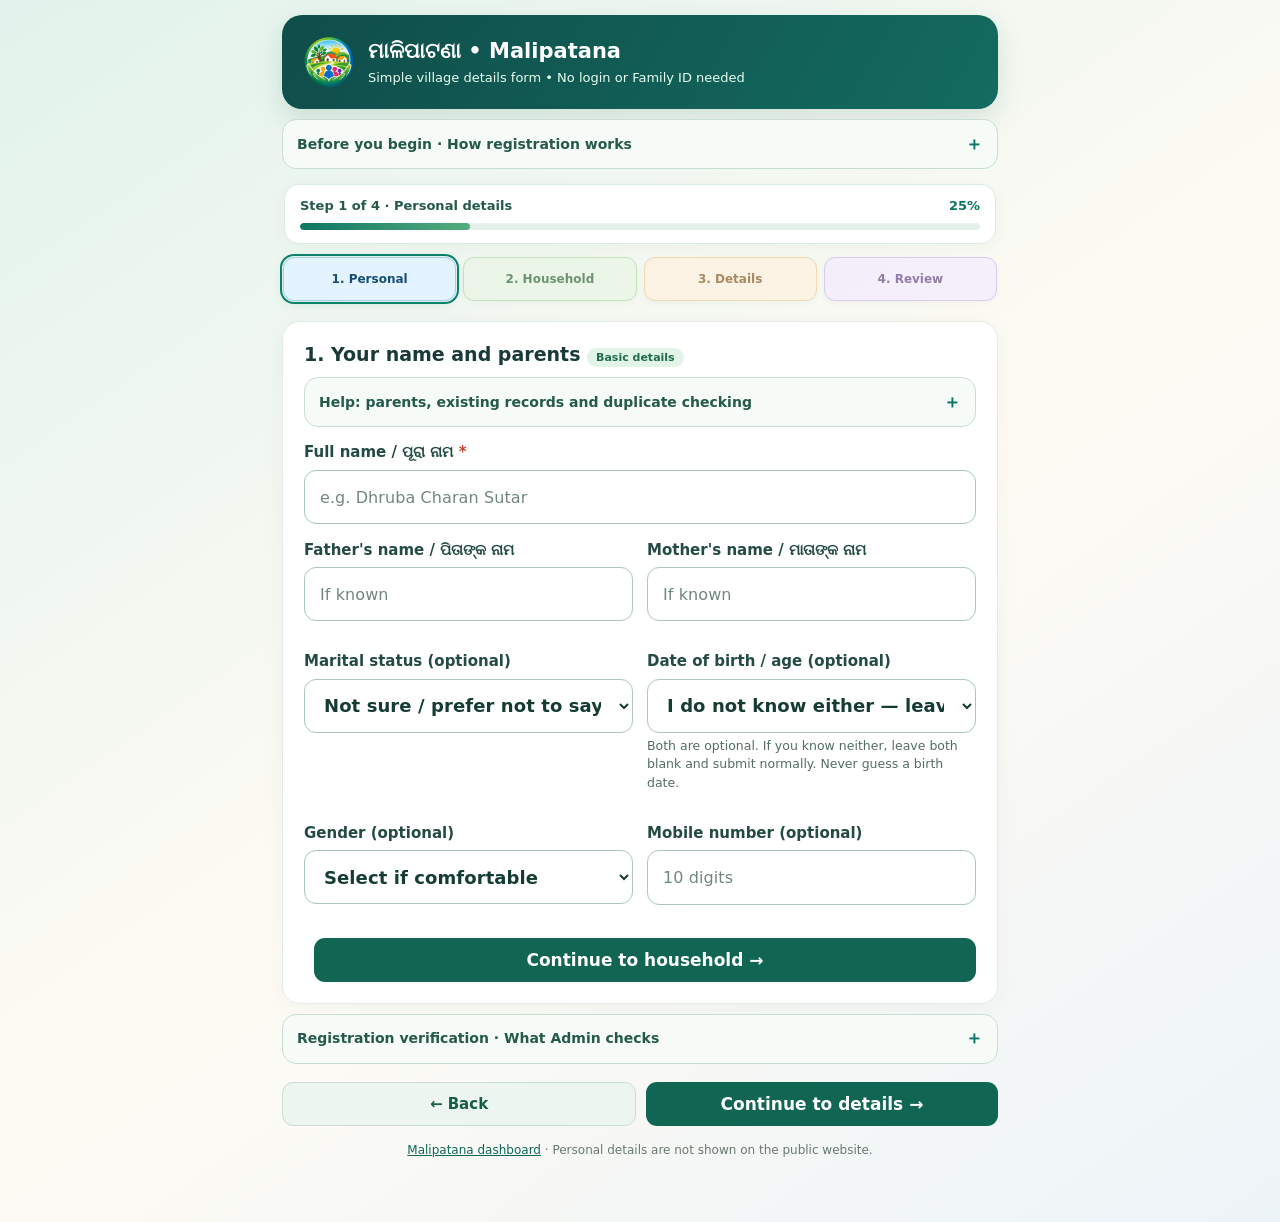
<file: register.html>
<!doctype html>
<html lang="en">
<head>
<meta charset="utf-8"><meta name="viewport" content="width=device-width,initial-scale=1,viewport-fit=cover">
<meta name="referrer" content="no-referrer"><meta name="theme-color" content="#0a504b">
<title>Malipatana • Share Your Family Details</title>
<link rel="icon" type="image/png" href="favicon.png">
<style>
:root{font-family:system-ui,'Noto Sans Oriya',sans-serif;color:#193a39;background:#f3f8f4}*{box-sizing:border-box}
body{margin:0;background:linear-gradient(145deg,#e1f3ec,#fefbf4 54%,#edf4f8);min-height:100vh}
main{max-width:740px;margin:0 auto;padding:15px 12px 65px}
header{border-radius:20px;padding:20px;display:flex;gap:14px;align-items:center;background:linear-gradient(120deg,#0f4d4b,#146b60);color:white;box-shadow:0 10px 28px #1d5b4a26}
header img{width:54px;height:54px;border-radius:12px;object-fit:cover}h1{margin:0;font-size:21px}header p{margin:5px 0 0;color:#e6ffef;font-size:13px}
.card{background:white;border:1px solid #e2ece4;border-radius:18px;padding:21px;margin-top:14px;box-shadow:0 5px 22px #1548390b}
h2{font-size:19px;margin:0 0 8px}.hint{margin:0 0 15px;color:#657b74;font-size:13px;line-height:1.6}
.grid{display:grid;grid-template-columns:1fr 1fr;gap:14px}.field{display:block;font-size:13px;font-weight:700;color:#36544b;margin:0 0 15px}.field>input,.field>select,.field>textarea{margin-top:6px;display:block;width:100%;padding:12px;border:1px solid #d2e0d8;border-radius:10px;background:white;font-size:16px;font-family:inherit;min-height:44px;color:#123a32}
.field>textarea{resize:vertical;min-height:75px}.field:focus-within{color:#146b60}.field small{display:block;font-size:11px;color:#758a81;font-weight:400;margin-top:4px}
.tag{display:inline-block;font-size:11px;background:#e2f4e7;color:#216c50;border-radius:20px;padding:3px 9px;font-weight:700}.required{color:#c14430}.banner{background:#e9f6ef;border:1px solid #b6ddc8;border-radius:13px;padding:12px;color:#225b46;font-size:13px;margin-top:13px}
button{border:0;border-radius:11px;min-height:48px;padding:11px 16px;font-size:15px;font-family:inherit;font-weight:750;cursor:pointer}
button.primary{background:#106653;color:white;width:100%;font-size:17px}button.secondary{background:#e7f3ee;color:#135d48}button:disabled{opacity:.55;cursor:wait} #sendBtn{transition:opacity .15s} .next-actions{display:flex;flex-wrap:wrap;gap:10px;margin-top:13px} .next-actions button{flex:1 1 180px} #backgroundPhotoBanner{position:sticky;top:0;z-index:8;background:#fff8e8;border:1px solid #d9b469;padding:11px 15px;border-radius:9px;box-shadow:0 5px 18px #102f3c16;color:#63470f;font-size:13px}
.photo{border:1px dashed #adcbb8;border-radius:13px;padding:15px;display:flex;gap:13px;align-items:center;background:#fafdfb}.photo img{width:74px;height:74px;border-radius:11px;object-fit:cover}.photo .picker{flex:1;min-width:0}.photo input{max-width:100%}
#result{display:none;white-space:pre-wrap;border-radius:13px;padding:15px;margin-top:12px;font-size:14px;overflow-wrap:anywhere}#result.success{display:block;background:#e5f8ed;border:1px solid #a5d9b7}#result.error{display:block;background:#fff0ef;border:1px solid #f0c5c0}
.mal-camera-file{position:absolute!important;width:1px!important;height:1px!important;overflow:hidden!important;clip-path:inset(50%)!important;opacity:0!important;pointer-events:none!important}
.mal-camera-actions{display:flex;flex-wrap:wrap;gap:8px;margin:8px 0}
.mal-camera-actions button{flex:1 1 144px;min-height:48px;display:flex;align-items:center;justify-content:center;gap:7px;border:1px solid #b7dace;background:#e7f6ef;color:#105f4b;line-height:1.25}
.mal-camera-actions button.mal-take{background:#106653;color:white;border-color:#106653}
@media(max-width:370px){.photo{flex-wrap:wrap}.mal-camera-actions button{flex:1 1 100%}}

#backgroundPhotoBanner[hidden],#publicSpouseField[hidden],#birthDateBlock[hidden],#birthAgeBlock[hidden],#publicSahiOtherRow[hidden]{display:none!important}#done{display:none}.consent{display:flex;gap:9px;align-items:flex-start;font-size:13px;line-height:1.5;color:#4e615a;margin-bottom:16px}.consent input{width:19px;height:19px;flex:none}
.foot{text-align:center;margin-top:17px;color:#68796e;font-size:12px}a{color:#0c6657}
.honeypot{position:absolute!important;left:-9000px!important;opacity:0;pointer-events:none}
@media(max-width:600px){.grid{grid-template-columns:1fr;gap:0}.card{padding:17px}.head{padding:14px}header h1{font-size:19px}}
</style>
<link rel="stylesheet" href="malipatana-connectivity.css?v=3.5.45">
<style>.mal-register-steps{display:grid;grid-template-columns:repeat(4,minmax(0,1fr));gap:7px;padding:9px 1px 6px}.mal-register-steps[hidden]{display:none!important}.mal-register-steps a{display:flex;align-items:center;justify-content:center;text-align:center;min-width:0;padding:9px 3px;min-height:44px;border:1px solid #b8dccc;background:#e8f5ef;border-radius:11px;color:#125b48;font-size:clamp(10px,2.6vw,12px);font-weight:800;text-decoration:none;white-space:nowrap}.mal-register-steps a:focus-visible,.mal-register-steps a:hover{outline:2px solid #d6a341;outline-offset:2px}.mal-register-steps a:nth-child(1){background:#e3f3ff;border-color:#9dd1ee;color:#174e75}
.mal-register-steps a:nth-child(2){background:#e7f5e4;border-color:#a9d8a1;color:#285c31}
.mal-register-steps a:nth-child(3){background:#fff0dc;border-color:#efc994;color:#81501b}
.mal-register-steps a:nth-child(4){background:#f2eaff;border-color:#c9b3ec;color:#5d3d81}
.mal-register-steps a{box-shadow:0 2px 5px rgba(15,62,59,.06);transition:filter .15s,transform .15s}
.mal-register-steps a:hover{filter:saturate(1.2) brightness(.98);transform:translateY(-1px)}
.mal-register-steps a:focus-visible{outline:3px solid #145f59;outline-offset:2px}
.mal-reg-count{font-size:12px;color:#4d7165;font-weight:700;margin-top:8px}section.card{scroll-margin-top:62px}</style>
<style>
.mal-dup-status{margin:12px 0;padding:12px 14px;background:#f0f8f4;border:1px solid #b8d9c7;border-radius:12px;color:#24584a;font-size:13px;line-height:1.55}
.mal-dup-status[data-state="warning"]{background:#fff0d9;color:#744812;border-color:#e5c383}
.mal-dup-status[data-state="unavailable"]{background:#f4f5f6;color:#52666a;border-color:#d4dcda}
.mal-dup-status strong{display:block;margin-bottom:2px}
.mal-duplicate-info{margin:12px 0 2px;padding:11px 13px;border:1px solid #bedacf;background:#f3faf5;border-radius:11px;font-size:13px;line-height:1.55;color:#315e51}
</style><style id="mal-comfort-entry">
#registration .field{font-size:15px;font-weight:750;color:#244b43;line-height:1.5}
#registration .field>input:not([type=file]):not([type=checkbox]):not([type=radio]),#registration .field>select,#registration .field>textarea{font-family:inherit;font-size:18px;font-weight:600;line-height:1.45;letter-spacing:.005em;color:#153c33;background:#fff;border:1.5px solid #a9c8ba;border-radius:12px;min-height:54px;padding:13px 15px;opacity:1}
#registration .field>textarea{min-height:110px;resize:vertical}
#registration input::placeholder,#registration textarea::placeholder{color:#71877d;opacity:1;font-size:16px;font-weight:400}
#registration .field>input:focus,#registration .field>select:focus,#registration .field>textarea:focus{outline:3px solid #bbe3d3;outline-offset:1px;border-color:#087865;background:#fbfffc;box-shadow:0 0 0 1px #08786522}
#registration .field:focus-within{color:#076a56}
#registration .field small{font-size:12.5px;color:#536d62}

/* Compact, progressive-disclosure public registration — presentation only. */
.mal-reg-help,.mal-reg-photo{margin:10px 0 14px;border:1px solid #c8ded3;border-radius:14px;background:#f7fbf8;overflow:hidden}
.mal-reg-help>summary,.mal-reg-photo>summary{list-style:none;cursor:pointer;display:flex;align-items:center;gap:10px;min-height:48px;padding:11px 14px;color:#24594b;font-size:14px;font-weight:750;line-height:1.35}
.mal-reg-help>summary::-webkit-details-marker,.mal-reg-photo>summary::-webkit-details-marker{display:none}
.mal-reg-help>summary:after,.mal-reg-photo>summary:after{content:"＋";margin-left:auto;flex:none;color:#087866;font-size:18px}
.mal-reg-help[open]>summary:after,.mal-reg-photo[open]>summary:after{content:"−"}
.mal-reg-help[open]>summary,.mal-reg-photo[open]>summary{border-bottom:1px solid #dceae2;background:#edf7f1}
.mal-reg-help>.banner{margin:10px 12px 12px}
.mal-reg-help .hint{margin:12px 13px}
.mal-reg-help .mal-duplicate-info,.mal-reg-help .mal-dup-status{margin:10px 12px 12px}
.mal-reg-photo{background:#fbfdfb;border-style:dashed}
.mal-reg-photo>summary{min-height:58px}
.mal-reg-photo>summary>span:nth-child(2){display:flex;flex-direction:column;gap:2px}
.mal-reg-photo>summary small{font-size:11px;font-weight:500;color:#698078}
.mal-reg-photo .mal-photo-mark{display:grid;place-items:center;width:32px;height:32px;border-radius:9px;background:#e4f3eb;color:#116653;font-size:20px}
.mal-reg-photo>summary .tag{margin-left:auto}
.mal-reg-photo .photo{margin:10px;padding:11px;gap:10px}
.mal-reg-photo .photo img{width:48px;height:48px;border-radius:9px}
.mal-reg-photo .mal-camera-actions{margin:7px 0}
.mal-reg-photo .mal-camera-actions button{min-height:42px;font-size:13px;padding:8px 10px}
.mal-reg-photo .photo small{font-size:11px;line-height:1.4}
.mal-reg-steps{margin-top:8px}
@media(max-width:600px){
 .mal-reg-help,.mal-reg-photo{margin:9px 0 12px}
 .mal-reg-help>summary,.mal-reg-photo>summary{font-size:13px;padding:10px 12px}
 #registration .field{margin-bottom:12px}
 #registration .field>input:not([type=file]):not([type=checkbox]):not([type=radio]),#registration .field>select,#registration .field>textarea{min-height:49px;padding:11px 13px;font-size:17px}
 #registration .field>textarea{min-height:88px}
 .mal-reg-photo .photo{align-items:flex-start}
}
</style>
<style id="mal-guided-wizard">
.mal-wizard-progress{margin:15px 2px 4px;padding:13px 15px;background:#fff;border:1px solid #dcebe2;border-radius:15px;box-shadow:0 4px 16px #1548390a}
.mal-wizard-progress-top{display:flex;justify-content:space-between;gap:10px;align-items:center;font-size:13px;color:#24594b}
.mal-wizard-progress-top span{font-weight:800;color:#0b765f}
.mal-wizard-track{height:7px;background:#e6f0ea;border-radius:20px;overflow:hidden;margin-top:10px}
.mal-wizard-track span{display:block;height:100%;width:25%;background:linear-gradient(90deg,#0e7663,#55ad7e);border-radius:20px;transition:width .2s ease}
.mal-register-steps a{opacity:.65}
.mal-register-steps a[aria-current="step"]{opacity:1;outline:2px solid #0b806b;outline-offset:1px;box-shadow:0 3px 12px #0b806b22}
.mal-wizard-panel[hidden]{display:none!important}
.mal-wizard-panel{animation:malStepIn .18s ease-out}
@keyframes malStepIn{from{opacity:.55;transform:translateY(5px)}to{opacity:1;transform:none}}
.mal-wizard-actions{display:flex;gap:10px;margin-top:18px}
.mal-wizard-actions button{flex:1;min-width:0}
.mal-wizard-actions .primary{background:#106653;color:#fff}
.mal-wizard-actions .secondary{background:#edf5f0;color:#155c49;border:1px solid #c9ded3}
.mal-review-summary{display:grid;gap:0;border:1px solid #d6e8de;border-radius:13px;overflow:hidden;margin:12px 0 18px}
.mal-review-row{display:grid;grid-template-columns:minmax(105px,.75fr) minmax(0,1.4fr);gap:12px;padding:11px 13px;border-bottom:1px solid #e5eee8;font-size:13px;line-height:1.45;overflow-wrap:anywhere}
.mal-review-row:nth-child(even){background:#f6faf7}
.mal-review-row:last-child{border-bottom:0}
.mal-review-row span{color:#678076}
.mal-review-row strong{color:#214b3f;font-weight:700;white-space:pre-wrap}
#malRegSubmit .consent{padding:12px;background:#f3faf5;border:1px solid #d5e9dc;border-radius:12px}
@media(max-width:480px){.mal-register-steps{gap:5px}.mal-register-steps a{font-size:10px;white-space:normal;min-height:43px;padding:7px 2px}.mal-wizard-actions{gap:8px}.mal-wizard-actions button{font-size:14px;padding:10px 9px}.mal-review-row{grid-template-columns:105px minmax(0,1fr);gap:8px;padding:10px}.mal-wizard-progress{padding:11px 12px}}
@media(prefers-reduced-motion:reduce){.mal-wizard-panel,.mal-wizard-track span{animation:none;transition:none}}
</style>
<link rel="stylesheet" href="malipatana-public-community.css?v=20261124-1">
</head>
<body><a class="mal-register-skip" href="#main">Skip to registration form</a><main id="main">
<header><img src="icon-180.png" alt="Village emblem"><div><h1><span lang="or">ମାଳିପାଟଣା</span> • Malipatana</h1><p>Simple village details form • No login or Family ID needed</p></div></header>
<div id="backgroundPhotoBanner" hidden role="status"></div><details class="mal-reg-help"><summary>Before you begin · How registration works</summary><div class="banner"><b>Just tell us about yourself or your household.</b> You do not need to decide if you belong to a main family, subfamily, or member record. The village administrator will organize the information after checking it.</div></details>
<div class="mal-wizard-progress" role="progressbar" aria-label="Registration progress" aria-valuemin="1" aria-valuemax="4" aria-valuenow="1" aria-valuetext="Step 1 of 4 · Personal details"><div class="mal-wizard-progress-top"><strong id="malWizardStepLabel">Step 1 of 4 · Personal details</strong><span id="malWizardPercent">25%</span></div><div class="mal-wizard-track"><span id="malWizardBar"></span></div></div>
<nav class="mal-register-steps" id="malRegisterSteps" aria-label="Registration steps"><a href="#malRegBasic" data-step="0" aria-controls="malRegBasic" aria-current="step">1. Personal</a><a href="#malRegHome" data-step="1" aria-controls="malRegHome">2. Household</a><a href="#malRegOther" data-step="2" aria-controls="malRegOther">3. Details</a><a href="#malRegSubmit" data-step="3" aria-controls="malRegSubmit">4. Review</a></nav>
<form id="registration" autocomplete="on" novalidate>
<section class="card mal-wizard-panel is-active" id="malRegBasic" data-wizard-step="0">
<h2 tabindex="-1">1. Your name and parents <span class="tag">Basic details</span></h2>
<details class="mal-reg-help"><summary>Help: parents, existing records and duplicate checking</summary><p class="hint">You may also complete this form for a relative with their permission. If a parent is already registered, enter the same full name. The administrator can link the existing record during approval — do not submit the parent again.</p><div class="mal-duplicate-info" role="note"><strong>Already registered?</strong> You don't need to submit again. Ask the village administrator to correct or link your existing record. If you are unsure, complete this form; Admin will check for possible duplicates before approval. A matching name alone does not mean the same person.</div><div id="malDupStatusBasic" class="mal-dup-status" role="status" aria-live="polite" data-state="unavailable"><strong>Duplicate verification</strong><span id="malDupTextBasic">Enter your name, a parent's name and Sahi to check potential matches. Admin verifies all registrations.</span></div></details>
<label class="field">Full name / <span lang="or">ପୂରା ନାମ</span> <span class="required">*</span><input name="fullName" required maxlength="180" placeholder="e.g. Dhruba Charan Sutar" autocomplete="name"></label>
<div class="grid"><label class="field">Father's name / <span lang="or">ପିତାଙ୍କ ନାମ</span><input name="fatherName" maxlength="140" placeholder="If known"></label>
<label class="field">Mother's name / <span lang="or">ମାତାଙ୍କ ନାମ</span><input name="motherName" maxlength="140" placeholder="If known"></label>
<label class="field">Marital status (optional)<select name="maritalStatus" id="publicMarital"><option value="">Not sure / prefer not to say</option><option>Unmarried</option><option>Married</option><option>Widowed</option><option>Divorced</option><option>Separated</option></select></label>
<label class="field" id="publicSpouseField" hidden>Spouse's name (if known)<input name="spouseName" maxlength="140"><small>Optional. If already registered, type the same full name. The Admin will link the existing record; don't submit a duplicate person.</small></label>
<label class="field">Date of birth / age (optional)<select id="publicBirthMode" aria-label="Date of birth or age"><option value="unknown">I do not know either — leave blank</option><option value="dob">I know the exact date of birth</option><option value="age">I know only the approximate age</option></select><small>Both are optional. If you know neither, leave both blank and submit normally. Never guess a birth date.</small></label>
<label class="field" id="birthDateBlock" hidden>Date of birth (if known)<input name="dob" type="date" id="publicDob" disabled><small id="birthAgePreview">Age will calculate automatically.</small></label>
<label class="field" id="birthAgeBlock" hidden>Approximate age (years)<input name="approxAge" type="number" id="publicApproxAge" min="0" max="120" step="1" inputmode="numeric" disabled placeholder="e.g. 52"><small>This will be clearly marked as estimated; DOB stays blank.</small></label>
<label class="field">Gender (optional)<select name="gender"><option value="">Select if comfortable</option><option>Male</option><option>Female</option><option>Other</option><option>Prefer not to say</option></select></label>
<label class="field">Mobile number (optional)<input name="mobile" inputmode="numeric" type="tel" maxlength="10" pattern="[0-9]{10}" placeholder="10 digits"></label></div>
<div class="mal-wizard-actions"><span></span><button type="button" class="primary mal-next" data-next="1">Continue to household →</button></div>
</section>
<section class="card mal-wizard-panel" id="malRegHome" data-wizard-step="1" hidden><h2>2. Your home and relatives</h2>
<p class="hint">No House Number or Family ID is required.</p>
<div class="grid"><label class="field">Village locality / Sahi<select name="locality" id="publicSahi"><option value="">Loading Sahis…</option></select><small>Select the village area. The Admin maintains this list.</small></label>
<label class="field" id="publicSahiOtherRow" hidden>Not in the list? Enter Sahi name<input name="localityOther" maxlength="110" placeholder="Enter your Sahi / landmark"><small>Admin will verify and classify it later.</small></label>
<label class="field">Whose household do you belong to?<input name="householdContact" maxlength="150" placeholder="e.g. Dhruba Charan Sutar"><small>Name of parent, elder or the person you live with</small></label>
<label class="field">Your relation to this person<input name="relationship" maxlength="80" placeholder="e.g. Son, Daughter, Wife, Brother"></label>
<label class="field">Where do you usually live now? <span class="required">*</span><select name="residence" required><option value="">Select residence</option><option value="Living in Malipatana">In Malipatana</option><option value="Outside temporarily">Away temporarily (study/work/visit)</option><option value="Shifted permanently">Settled outside Malipatana</option></select><small>Marriage alone does not change your village record. Select where you live.</small></label></div>
<label class="field">Current city / town (if living outside)<input name="currentPlace" maxlength="180" placeholder="e.g. Bengaluru, Karnataka"></label>
<label class="field">Other household members you wish to mention (optional)<textarea name="otherMembers" maxlength="500" placeholder="Their names and relation to you, one per line. No ID or separate family type required."></textarea></label>
</section>
<details class="mal-reg-help"><summary>Registration verification · What Admin checks</summary><div id="malDupStatusHome" class="mal-dup-status" role="status" aria-live="polite" data-state="unavailable" style="margin:10px 0 4px"><strong>Registration verification</strong><span id="malDupTextHome">Admin checks possible duplicates before approving a registration.</span></div></details>
<div class="mal-wizard-actions"><button type="button" class="secondary mal-back" data-back="0">← Back</button><button type="button" class="primary mal-next" data-next="2">Continue to details →</button></div>
</section>
<section class="card mal-wizard-panel" id="malRegOther" data-wizard-step="2" hidden><h2>3. Other details (optional)</h2>
<div class="grid"><label class="field">Education<input name="education" maxlength="100" placeholder="e.g. Graduate, Class 12"></label>
<label class="field">Occupation<input name="occupation" maxlength="100" placeholder="e.g. Farmer, Student"></label></div>
<label class="field">Filled by (if on another person's behalf)<input name="submittedBy" maxlength="130" placeholder="Your name"></label>
<label class="field">Anything else you want the administrator to know<textarea name="note" maxlength="700"></textarea></label>
<details class="mal-reg-photo"><summary><span class="mal-photo-mark">＋</span><span><b>Photo (optional)</b><small>Add a photo only if available · Camera or Gallery</small></span><span class="tag">Optional</span></summary><div class="photo"><img id="photoPreview" src="icon-180.png" alt="Selected photo preview"><div class="picker"><div class="field" style="margin:0"><label for="photo">Choose a photo</label><input id="photo" class="mal-camera-file" type="file" accept="image/jpeg,image/png,image/webp" aria-label="Selected photo"><div class="mal-camera-actions"><button type="button" class="mal-take" id="takeRegistrationPhoto">📷 Take Photo</button><button type="button" id="chooseRegistrationPhoto">🖼 Choose from Gallery</button></div><small>JPEG, PNG or WebP; maximum 20 MB. Stored privately and reviewed by Admin.</small></div></div></div></details>
<div class="mal-wizard-actions"><button type="button" class="secondary mal-back" data-back="1">← Back</button><button type="button" class="primary mal-next" data-next="3">Review my details →</button></div>
</section>
<section class="card mal-wizard-panel" id="malRegSubmit" data-wizard-step="3" hidden><h2>4. Review and submit</h2>
<p class="hint">Please check your details before sending them to the village administrator. Use Back to make corrections.</p>
<div id="malReviewSummary" class="mal-review-summary" aria-live="polite"></div>
<div class="consent"><input id="consent" type="checkbox" required><label for="consent">I have permission to submit these details and understand they will be seen by authorised village administrators before being added to the official register.</label></div>
<label class="honeypot" aria-hidden="true">Website<input name="website" tabindex="-1" autocomplete="off"></label>
<div class="mal-wizard-actions"><button type="button" class="secondary mal-back" data-back="2">← Back to details</button><button id="sendBtn" type="submit" class="primary">Confirm &amp; send for review</button></div>
<details class="mal-reg-help"><summary>How your submission is verified</summary><div id="malDupStatusSubmit" class="mal-dup-status" role="status" aria-live="polite" data-state="unavailable"><strong>Existing record check</strong><span id="malDupTextSubmit">Admin will compare the submitted details with existing records before approval.</span></div></details>
<div id="result" role="status" aria-live="polite"></div>
<p class="hint" style="margin-top:12px">Submitting does <b>not</b> automatically add anyone to the official village register. Admin must first check and approve the details.</p>
</section></form>
<section class="card" id="done"><h2>Thank you! Details received</h2><p>Your information is safely in the Admin review queue. Your family relationship and register category will be decided later by Admin.</p><div class="banner" id="reference"></div><p id="photoStatus" class="hint"></p><div class="next-actions"><button class="primary" type="button" id="newForm">+ Add another person (same Sahi)</button><button class="secondary" type="button" id="blankForm">Start blank form</button></div></section>
<div class="foot"><a href="index.html">Malipatana dashboard</a> · Personal details are not shown on the public website.</div>
</main>
<script>
'use strict';
const API_URL='https://script.google.com/macros/s/AKfycbzKN7T8vWfnqCfwtr_NNw3GWNwowWXxs1yntIjnndX_CnisIP2r1veilwEV3pVBLe9rlw/exec';
const $=id=>document.getElementById(id);
async function malLoadPublicSahis_(){
 const box=$('publicSahi');
 try{
  const r=await api('publicLocalities');if(!r||!r.ok)throw Error('Could not load the Sahi list');
  box.replaceChildren(new Option('— Choose Sahi (optional) —',''));
  (r.localities||[]).forEach(n=>box.add(new Option(n,n)));
  box.add(new Option('Other / not listed','__other__'));
 }catch(e){box.replaceChildren(new Option('— Select a Sahi —',''),new Option('Other / enter Sahi','__other__'));}
}
$('publicSahi').addEventListener('change',()=>{$('publicSahiOtherRow').hidden=$('publicSahi').value!=='__other__';});
void malLoadPublicSahis_();
// Registration readiness is checked without accessing any private records.
// This does not block the page if the connection is temporarily unavailable.
async function malCheckRegistrationReady_(){
 try{
  const key=newSecret();
  const state=await api('registrationStatus',{key},9500);
  if(state&&(state.enabled===false||(!state.ok&&/registration.*(?:disabled|not enabled|paused)/i.test(String(state.error||''))))){
   const banner=document.createElement('div');banner.className='banner';banner.setAttribute('role','alert');
   banner.style.background='#fff0ee';banner.style.borderColor='#e4b9ae';
   banner.textContent='Registration is currently paused by the village administrator. Please return when registration reopens.';
   $('registration').before(banner);
  }
 }catch(e){/* A transient connectivity issue must not prevent filling the form. */}
}
void malCheckRegistrationReady_();
let submitting=false;
function newSecret(){let a=new Uint8Array(32);crypto.getRandomValues(a);return Array.from(a,b=>b.toString(16).padStart(2,'0')).join('')}
function api(action,params,timeoutMs=6500){return new Promise((resolve,reject)=>{
 const callback='mr_'+Date.now()+'_'+Math.floor(Math.random()*1e7);
 const query=new URLSearchParams({...params,action,callback,_:Date.now()});
 const script=document.createElement('script');let finished=false;
 let timer;
 const done=()=>{if(finished)return;finished=true;clearTimeout(timer);script.remove();try{delete window[callback]}catch(e){window[callback]=undefined}};
 timer=setTimeout(()=>{done();reject(Error('The registration service did not respond.'))},timeoutMs);
 window[callback]=result=>{done();resolve(result)};
 script.onerror=()=>{done();reject(Error('Could not contact the registration service.'))};
 script.referrerPolicy='no-referrer';script.src=API_URL+'?'+query.toString();document.body.appendChild(script);
 })}
function show(text,ok){$('result').className=ok?'success':'error';$('result').textContent=text}
 // Four-step wizard. Existing field names, Apps Script API and submission payload stay unchanged.
 const wizardPanels=Array.from(document.querySelectorAll('[data-wizard-step]'));
 const wizardLinks=Array.from(document.querySelectorAll('#malRegisterSteps a[data-step]'));
 let wizardStep=0;
 const wizardNames=['Personal details','Household details','Additional details','Review & submit'];
 function wizardPaint(){
   wizardPanels.forEach((panel,i)=>{panel.hidden=i!==wizardStep;panel.classList.toggle('is-active',i===wizardStep);});
   wizardLinks.forEach((link,i)=>{if(i===wizardStep)link.setAttribute('aria-current','step');else link.removeAttribute('aria-current');});
   const stepText='Step '+(wizardStep+1)+' of 4 · '+wizardNames[wizardStep];
   $('malWizardStepLabel').textContent=stepText;
   $('malWizardPercent').textContent=((wizardStep+1)*25)+'%';
   $('malWizardBar').style.width=((wizardStep+1)*25)+'%';
   const progress=document.querySelector('.mal-wizard-progress');
   if(progress){progress.setAttribute('aria-valuenow',String(wizardStep+1));progress.setAttribute('aria-valuetext',stepText);}
 }
 function wizardFocusCurrentPanel(){
   const panel=wizardPanels[wizardStep],heading=panel&&panel.querySelector('h2');
   if(heading){heading.setAttribute('tabindex','-1');heading.focus({preventScroll:true});}
 }
 function wizardGo(next){
   if(next<0||next>3)return;
   // Tabs and Continue buttons navigate freely; incomplete fields are allowed.
   if(next===3)wizardBuildReview();
   wizardStep=next;wizardPaint();wizardFocusCurrentPanel();
   window.scrollTo({top:$('malRegBasic').getBoundingClientRect().top+window.scrollY-12,behavior:'smooth'});
 }
 function wizardValidateAll(){
   for(const panel of wizardPanels){
     for(const field of panel.querySelectorAll('input,select,textarea')){
       if(field.disabled||!field.willValidate)continue;
       if(!field.checkValidity()){
         wizardStep=Number(panel.dataset.wizardStep);
         wizardPaint();
         wizardFocusCurrentPanel();
         field.focus({preventScroll:true});
         field.reportValidity();
         return false;
       }
     }
   }
   return true;
 }
 function wizardBuildReview(){
   const f=$('registration'),rows=[
    ['Full name',f.elements.fullName.value],['Father',f.elements.fatherName.value],['Mother',f.elements.motherName.value],
    ['Marital status',f.elements.maritalStatus.value],['Spouse',f.elements.spouseName.value],
    ['Date of birth',f.elements.dob.value],['Approximate age',f.elements.approxAge.value],
    ['Gender',f.elements.gender.value],['Mobile',f.elements.mobile.value],
    ['Sahi',f.elements.locality.value==='__other__'?f.elements.localityOther.value:f.elements.locality.value],
    ['Household contact',f.elements.householdContact.value],['Relationship',f.elements.relationship.value],
    ['Residence',f.elements.residence.value],['Current city',f.elements.currentPlace.value],
    ['Other household members',f.elements.otherMembers.value],['Education',f.elements.education.value],
    ['Occupation',f.elements.occupation.value],['Filled by',f.elements.submittedBy.value],
    ['Additional note',f.elements.note.value],['Photo', $('photo').files[0]?'Selected: '+$('photo').files[0].name:'Not attached (optional)']
   ];
   const box=$('malReviewSummary');box.replaceChildren();
   rows.forEach(([label,value])=>{if(!String(value||'').trim())return;const row=document.createElement('div');row.className='mal-review-row';const key=document.createElement('span');key.textContent=label;const val=document.createElement('strong');val.textContent=String(value);row.append(key,val);box.append(row);});
 }
 document.querySelectorAll('.mal-next').forEach(b=>b.addEventListener('click',()=>wizardGo(Number(b.dataset.next))));
 document.querySelectorAll('.mal-back').forEach(b=>b.addEventListener('click',()=>wizardGo(Number(b.dataset.back))));
 wizardLinks.forEach(link=>link.addEventListener('click',e=>{e.preventDefault();wizardGo(Number(link.dataset.step));}));
 wizardPaint();
function wait(ms){return new Promise(resolve=>setTimeout(resolve,ms))}
async function sendPost(obj,timeoutMs=30000){
 const form=new FormData();for(const [key,value] of Object.entries(obj))form.append(key,value);
 // A Google Apps Script cross-origin POST is opaque. Its response is NEVER
 // considered proof of a saved registration: poll registrationStatus instead.
 // Important: DO NOT AbortController.abort() an uncertain POST. Aborting the
 // browser request can produce a misleading error and may interrupt delivery.
 let timer;
 try{
  const request=fetch(API_URL,{method:'POST',mode:'no-cors',body:form,referrerPolicy:'no-referrer',credentials:'omit'});
  await Promise.race([request,new Promise((_,reject)=>{timer=setTimeout(()=>reject(Error('Network confirmation pending')),timeoutMs)})]);
 }finally{clearTimeout(timer)}
}
function readB64(file){return new Promise((resolve,reject)=>{const fr=new FileReader();fr.onload=()=>resolve(String(fr.result).split(',')[1]);fr.onerror=()=>reject(Error('Could not read photo'));fr.readAsDataURL(file)})}
function makeThumb(file){return new Promise((resolve,reject)=>{
 const img=new Image(),objectURL=URL.createObjectURL(file);img.onload=()=>{try{
 const c=document.createElement('canvas'),scale=Math.min(1,320/Math.max(img.width,img.height));c.width=Math.max(1,Math.round(img.width*scale));c.height=Math.max(1,Math.round(img.height*scale));
 c.getContext('2d').drawImage(img,0,0,c.width,c.height);
 const jpg=c.toDataURL('image/jpeg',.68).split(',')[1];URL.revokeObjectURL(objectURL);resolve(jpg);
 }catch(err){URL.revokeObjectURL(objectURL);reject(err)}};img.onerror=()=>{URL.revokeObjectURL(objectURL);reject(Error('This image could not be opened.'))};img.src=objectURL;
 })}
let currentAttempt=null,backgroundUploads=0;
async function confirmReceipt(key,kind='record',limitMs=30000){
 const end=Date.now()+limitMs;let lastError=null;
 while(Date.now()<end){
  try{
   const r=await api('registrationStatus',{key},Math.min(6500,Math.max(1500,end-Date.now())));
   if(r&&!r.ok){const err=Error(r.error||'Registration was rejected.');err.final=true;throw err;}
   if(r&&r.ok&&r.received&&(kind==='record'||r.photoConfirmed))return r;
   if(r&&kind==='photo'&&r.photoError){const err=Error(r.photoError);err.final=true;throw err;}
  }catch(err){if(err.final)throw err;lastError=err;}
  if(Date.now()<end)await wait(Math.min(1300,end-Date.now()));
 }
 const err=Error(kind==='photo'
  ? 'Photo not confirmed. Your registration details remain saved if a reference number was shown.'
  : 'No confirmation yet. The server may still be processing your request. Choose “Check / retry this submission” to use the SAME reference key; do not start a fresh duplicate.');
 err.unconfirmed=true;err.cause=lastError;throw err;
}
async function submitAndCheck(attempt){
 // First check the SAME receipt key before sending. When a previous attempt
 // saved successfully but its confirmation was lost, this prevents re-POSTs.
 try{
  const before=await api('registrationStatus',{key:attempt.key},9500);
  if(before&&!before.ok){const e=Error(before.error||'Registration unavailable');e.final=true;throw e;}
  if(before&&before.ok&&before.received)return before;
 }catch(e){if(e.final)throw e;/* temporary connection problem: still try submission */}
 // Checking registrationStatus runs independently; an opaque POST does not
 // prevent the interface from confirming promptly once the server has saved.
 let postError=null;
 const posting=sendPost({...attempt.values,key:attempt.key,action:'registrationSubmit'},30000)
   .catch(err=>{postError=err});
 try{return await confirmReceipt(attempt.key,'record',42000)}catch(err){
  if(postError&&!err.final)err.message+=' The connection to the server may be slow; keep this same request for retry.';
  throw err;
 }finally{void posting}
}
async function uploadOptionalPhoto(photo,attempt,receipt){
 if(!photo){$('photoStatus').textContent='No photo attached (optional).';return;}
 backgroundUploads++;
 const hint=$('backgroundPhotoBanner');
 const updateHint=()=>{
  hint.hidden=backgroundUploads===0;
  hint.textContent=backgroundUploads>0?'Photo upload in progress ('+backgroundUploads+'). Keep this page open until the upload finishes.':'';
 };
 updateHint();
 $('photoStatus').textContent='Your details are registered for review. Optional photo is uploading separately…';
 try{
  const data=await readB64(photo),thumbData=await makeThumb(photo);
  if(thumbData.length>180000)throw Error('Photo thumbnail is too large. Please try a smaller photo.');
  await sendPost({action:'registrationPhoto',key:attempt.key,id:receipt.id,mime:photo.type,data,thumbData},55000);
  await confirmReceipt(attempt.key,'photo',25000);
  $('photoStatus').textContent='✓ Optional photo received privately for Admin review.';
 }catch(err){$('photoStatus').textContent='Personal details were received, but the photo was not confirmed: '+err.message+' Contact Admin with registration number '+receipt.id+'.';}
 finally{backgroundUploads--;updateHint()}
}
// Mobile camera: capture hint opens the rear camera on supporting browsers.
// Gallery uses the exact same input, preserving the existing preview and upload logic.
$('takeRegistrationPhoto').addEventListener('click',()=>{const input=$('photo');input.setAttribute('capture','environment');input.click();});
$('chooseRegistrationPhoto').addEventListener('click',()=>{const input=$('photo');input.removeAttribute('capture');input.click();});
$('photo').addEventListener('change',()=>{
 const f=$('photo').files[0];if(!f)return;
 if(!['image/jpeg','image/png','image/webp'].includes(f.type)||f.size>20*1024*1024){$('photo').value='';show('Please choose a JPEG, PNG or WebP photo under 20 MB.',false);return;}
 const url=URL.createObjectURL(f);$('photoPreview').src=url;$('photoPreview').onload=()=>URL.revokeObjectURL(url);
});
// Never derive or fabricate a DOB from an approximate age.
const pubBirth=$('publicBirthMode'),pubDob=$('publicDob'),pubApprox=$('publicApproxAge');
const birthAgeText=$('birthAgePreview');
function localDay(){const d=new Date();return [d.getFullYear(),String(d.getMonth()+1).padStart(2,'0'),String(d.getDate()).padStart(2,'0')].join('-');}
function liveYears(iso){if(!iso)return null;const [y,m,d]=iso.split('-').map(Number),now=new Date();const valid=new Date(Date.UTC(y,m-1,d));if(valid.getUTCFullYear()!==y||valid.getUTCMonth()+1!==m||valid.getUTCDate()!==d)return null;let a=now.getFullYear()-y;if(now.getMonth()+1<m||(now.getMonth()+1===m&&now.getDate()<d))a--;return a>=0&&a<=120?a:null;}
function setBirthMode(){const mode=pubBirth.value; $('birthDateBlock').hidden=mode!=='dob';$('birthAgeBlock').hidden=mode!=='age';pubDob.disabled=mode!=='dob';pubApprox.disabled=mode!=='age';pubDob.required=false;pubApprox.required=false;if(mode!=='dob')pubDob.value='';if(mode!=='age')pubApprox.value='';refreshBirthAge();}
function refreshBirthAge(){const a=liveYears(pubDob.value);birthAgeText.textContent=!pubDob.value?'Age will calculate automatically.':a===null?'Check the date of birth.':'Calculated age: '+a+' years';}
pubDob.max=localDay();pubDob.addEventListener('input',refreshBirthAge);pubBirth.addEventListener('change',setBirthMode);setBirthMode();
const publicMarital=$('publicMarital'),publicSpouse=$('publicSpouseField');
if(publicMarital&&publicSpouse){const show=()=>{publicSpouse.hidden=!['Married','Widowed','Divorced','Separated'].includes(publicMarital.value)};publicMarital.onchange=show;show();}
 // Advisory duplicate preview. Only a generic indication is public.
 const malDupProbeKey=newSecret();
 let malDupTimer=0,malDupSeq=0,malDupFingerprint='',malDupLastResult=null;
 function malDupPaint(state,message){
   ['Basic','Home','Submit'].forEach(part=>{
     const box=$('malDupStatus'+part),label=$('malDupText'+part);
     if(box){box.dataset.state=state;label.textContent=message;}
   });
 }
 function malDupInputs(){
   const f=$('registration');
   const sahi=f.elements.locality.value==='__other__'?
       String(f.elements.localityOther.value||'').trim():String(f.elements.locality.value||'').trim();
   return {fullName:f.elements.fullName.value.trim(),fatherName:f.elements.fatherName.value.trim(),
     motherName:f.elements.motherName.value.trim(),locality:sahi};
 }
 function malScheduleDuplicateCheck(){
   if(currentAttempt||submitting)return;
   const fields=malDupInputs();
   const complete=fields.fullName.length>=3&&
     (fields.fatherName&&fields.motherName);
   const fingerprint=JSON.stringify(fields);
   const seq=++malDupSeq;
   clearTimeout(malDupTimer);
   if(!complete){
     malDupFingerprint='';malDupLastResult=null;
     malDupPaint('unavailable',"Enter the full name, father's name and mother's name to check for duplicates. Parent details remain optional for registration, but the automatic three-name check needs all three.");
     return;
   }
   if(fingerprint===malDupFingerprint&&malDupLastResult)return;
   malDupPaint('unavailable','Checking for possible existing registrations…');
   malDupTimer=setTimeout(async()=>{
     try{
       // No date of birth or mobile is included in the public GET.
       const response=await api('registrationDuplicateCheck',{...fields,probeKey:malDupProbeKey},12000);
       if(seq!==malDupSeq)return;
       if(!response||!response.ok)throw Error(response&&response.error||'Verification unavailable');
       malDupFingerprint=fingerprint;malDupLastResult=response;
       if(response.possibleDuplicate){
         malDupPaint('warning',response.level==='strong'?'Strong possible duplicate: full name, father’s name and mother’s name match an existing record. Contact Admin before submitting again.':'Possible duplicate: this full name already appears in the register or pending requests, but the parent details may differ or be incomplete. Admin must verify the person.');
       }else if(response.checked){
         malDupPaint('unavailable','Automatic check did not flag a match for these three names. This is not proof that the person is unregistered; Admin will verify the official records before approval.');
       }else{
         malDupPaint('unavailable','Automatic checking needs more details or is temporarily limited. Admin will verify before approval.');
       }
     }catch(err){
       if(seq===malDupSeq)malDupPaint('unavailable','Automatic duplicate check is not available yet. You may still submit for Admin review.');
     }
   },900);
 }
 ['fullName','fatherName','motherName','locality','localityOther'].forEach(name=>{
   const input=$('registration').elements.namedItem(name);
   if(input){input.addEventListener('change',malScheduleDuplicateCheck);input.addEventListener('blur',malScheduleDuplicateCheck);}
 });

$('registration').addEventListener('submit',async event=>{
 event.preventDefault();if(submitting)return;
 const form=event.currentTarget;
 if(!currentAttempt&&!wizardValidateAll())return;
 if(!currentAttempt){
  const values=Object.fromEntries(new FormData(form));
  if(values.locality==='__other__')values.locality=String(values.localityOther||'').trim();
  delete values.localityOther;
  values.consent=$('consent').checked?'Yes':'No';
  currentAttempt={key:newSecret(),values,photo:$('photo').files[0]||null,sahi:$('publicSahi').value,sahiOther:$('publicSahiOtherRow').querySelector('input').value};
 }
 const attempt=currentAttempt;
 submitting=true;$('sendBtn').disabled=true;
 $('sendBtn').textContent='Checking submission…';
 show('Checking with the village server. Your submission is not confirmed until a registration number appears. Please keep this page open.',true);
 try{
  const receipt=await submitAndCheck(attempt);
  currentAttempt=null;
  $('reference').textContent='Registration number: '+receipt.id+' · Status: '+receipt.status+(receipt.reviewRequired?' · Possible duplicate flagged for Admin verification':'');
  $('registration').style.display='none';$('done').style.display='block';$('malRegisterSteps').hidden=true;
  $('done').scrollIntoView({behavior:'smooth',block:'start'});
  // The Add Another action is available IMMEDIATELY after the receipt is confirmed.
  // Upload the optional photo without blocking the main success screen.
  void uploadOptionalPhoto(attempt.photo,attempt,receipt);
 }catch(err){
  if(err.unconfirmed){
   show(err.message,false);
   $('sendBtn').textContent='Check / retry this submission';
  }else{
   currentAttempt=null; // A known rejection may need corrected form values.
   show((err.message||'Submission could not be accepted.') + (/registration.*(?:disabled|not enabled)|spreadsheet not configured|setupSimpleRegistration/i.test(String(err.message||'')) ? ' This is an administrator setup issue, not a mistake in your form. Please contact the village administrator.' : ' Please check your details or contact Admin before trying again.'),false);
   $('sendBtn').textContent='Send for Admin Review';
  }
 }finally{
  submitting=false;$('sendBtn').disabled=false;
  if(!currentAttempt)$('sendBtn').textContent='Send for Admin Review';
 }
});
function resetForAnother(keepSahi){
 if(submitting)return;
 const lastSahi=keepSahi?$('publicSahi').value:'';
 const lastOther=keepSahi?$('publicSahiOtherRow').querySelector('input').value:'';
 const form=$('registration');
 form.reset();wizardStep=0;wizardPaint();currentAttempt=null;malDupFingerprint='';malDupLastResult=null;malDupSeq++;clearTimeout(malDupTimer);malDupPaint('unavailable','Admin will verify against registered and pending records before approval.');
 $('sendBtn').textContent='Send for Admin Review';$('sendBtn').disabled=false;
 $('result').className='';$('result').textContent='';
 if(keepSahi&&Array.from($('publicSahi').options).some(o=>o.value===lastSahi))$('publicSahi').value=lastSahi;
 if(keepSahi)$('publicSahiOtherRow').querySelector('input').value=lastOther;
 $('publicSahiOtherRow').hidden=$('publicSahi').value!=='__other__';
 $('photoPreview').src='icon-180.png';
 setBirthMode();
 if(publicMarital&&publicSpouse)publicSpouse.hidden=!['Married','Widowed','Divorced','Separated'].includes(publicMarital.value);
 $('done').style.display='none';form.style.display='block';$('malRegisterSteps').hidden=false;
 window.scrollTo({top:0,behavior:'smooth'});
}
$('newForm').onclick=()=>resetForAnother(true);
$('blankForm').onclick=()=>resetForAnother(false);
</script>
<script src="malipatana-connectivity.js?v=3.5.45"></script>
</body></html>
</file>
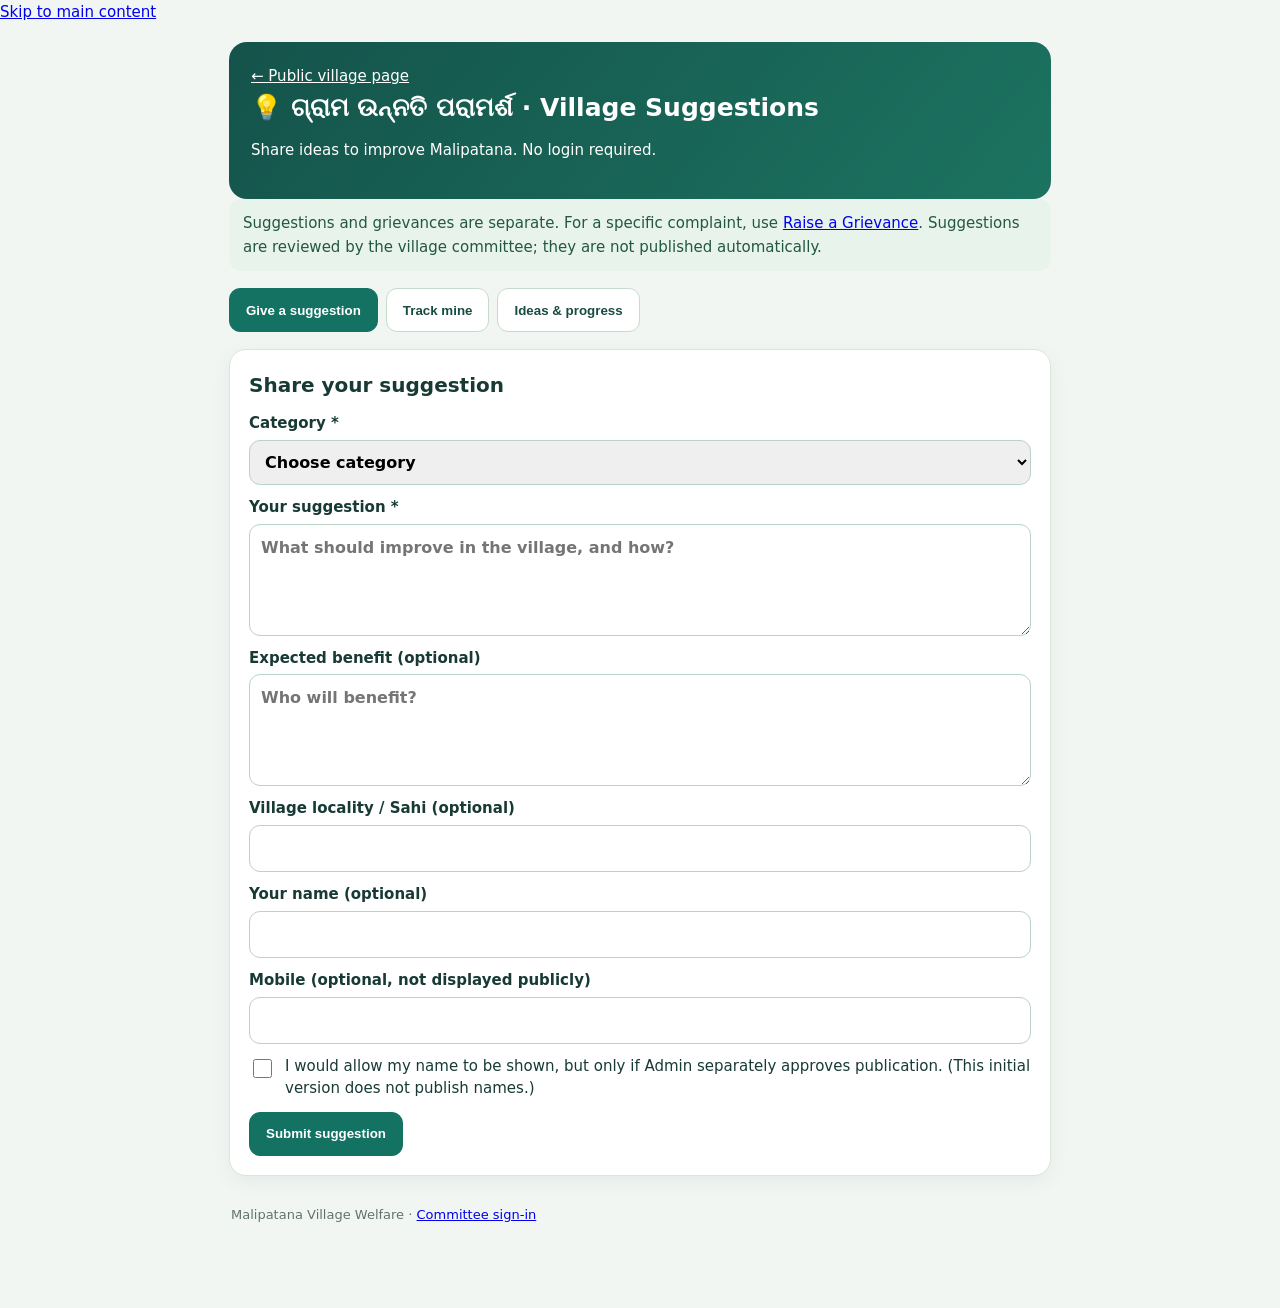
<file: suggestions.html>
<!doctype html><html lang="en"><head><meta charset="utf-8"><meta name="viewport" content="width=device-width,initial-scale=1"><meta name="referrer" content="no-referrer"><meta name="theme-color" content="#15564f"><title>Village Suggestions · Malipatana</title><link rel="icon" href="favicon.png"><style>
*{box-sizing:border-box}body{margin:0;background:#f2f6f3;color:#183a35;font:15px/1.6 system-ui,"Noto Sans Oriya",sans-serif}main{max-width:850px;margin:auto;padding:18px 14px 65px}header{background:linear-gradient(130deg,#14534b,#1c7360);padding:22px;color:white;border-radius:18px}header h1{font-size:25px;margin:5px 0}header a{color:white}nav{display:flex;gap:10px;flex-wrap:wrap;margin:17px 0}button,a.tab{background:white;border:1px solid #c6dbce;color:#194b41;border-radius:11px;padding:11px 16px;font-weight:750;cursor:pointer;text-decoration:none}button.on,button.primary{background:#147263;color:#fff;border-color:#147263}section.card{background:white;border:1px solid #d9e6dc;border-radius:17px;padding:19px;margin:15px 0;box-shadow:0 6px 19px #164d3910}h2{margin:0 0 12px;font-size:20px}label{display:grid;gap:5px;margin:12px 0;font-weight:650}input,select,textarea{min-height:44px;width:100%;padding:11px;border:1px solid #b9d3c5;border-radius:11px;font:inherit}textarea{min-height:112px}label.check{display:flex;align-items:flex-start;gap:10px;font-weight:normal}label.check input{width:19px;min-height:19px;height:19px;flex:none;margin-top:3px}.muted{color:#60746a;font-size:13px}.notice{background:#e8f4eb;padding:12px 14px;border-radius:12px;color:#235742}.status{padding:12px;background:#eef4f2;border-radius:11px;white-space:pre-wrap}.status:empty{display:none}.publicitem{padding:14px 0;border-top:1px solid #e4eee8}.publicitem:first-child{border-top:0}.publicitem b{display:block}.chip{display:inline-block;padding:3px 9px;border-radius:15px;background:#e9f5e9;color:#16543b;font-size:12px;margin-left:5px}button:focus-visible,input:focus-visible,textarea:focus-visible{outline:3px solid #c6972e;outline-offset:2px}@media(max-width:530px){header h1{font-size:21px}section.card{padding:15px}nav button{flex:1}}@media(prefers-reduced-motion:reduce){*{animation:none!important;scroll-behavior:auto!important}}
body.embed{background:#fff}body.embed main{padding:0 16px 16px;max-width:none}body.embed header,body.embed main>.notice,body.embed footer{display:none!important}body.embed nav{margin:0 0 12px;gap:6px;position:sticky;top:0;background:#fff;padding:9px 0;z-index:2}body.embed nav button{font-size:13px;padding:10px 7px;flex:1}body.embed section.card{box-shadow:none;border:0;margin:0;padding:4px 0}body.embed section h2{font-size:17px;margin-bottom:8px}body.embed .status{font-size:13px}body.embed textarea{min-height:88px}@media(max-width:530px){body.embed main{padding:0 13px 13px}}
</style><link rel="stylesheet" href="malipatana-public-community.css?v=20261124-1">
</head><body><a class="mal-suggestion-skip" href="#main">Skip to main content</a><main id="main"><header><a href="public.html">← Public village page</a><h1>💡 <span lang="or">ଗ୍ରାମ ଉନ୍ନତି ପରାମର୍ଶ</span> · Village Suggestions</h1><p>Share ideas to improve Malipatana. No login required.</p></header>
<div class="notice">Suggestions and grievances are separate. For a specific complaint, use <a href="public.html">Raise a Grievance</a>. Suggestions are reviewed by the village committee; they are not published automatically.</div>
<nav aria-label="Suggestion sections"><button class="on" data-panel="new">Give a suggestion</button><button data-panel="track">Track mine</button><button data-panel="published">Ideas & progress</button></nav>
<section class="card" id="panel-new"><h2>Share your suggestion</h2><form id="ideaForm"><label>Category *<select name="category" required><option value="">Choose category</option><option>Village Development</option><option>Education</option><option>Health & Sanitation</option><option>Roads & Infrastructure</option><option>Welfare & Emergency Support</option><option>Youth & Culture</option><option>Environment</option><option>Other</option></select></label><label>Your suggestion *<textarea name="suggestion" required minlength="12" maxlength="2200" placeholder="What should improve in the village, and how?"></textarea></label><label>Expected benefit (optional)<textarea name="benefit" maxlength="700" placeholder="Who will benefit?"></textarea></label><label>Village locality / Sahi (optional)<input name="sahi" maxlength="110"></label><label>Your name (optional)<input name="name" maxlength="120" autocomplete="name"></label><label>Mobile (optional, not displayed publicly)<input name="mobile" maxlength="10" pattern="[6-9][0-9]{9}" inputmode="numeric"></label><label class="check"><input type="checkbox" name="publicName" value="Yes"> I would allow my name to be shown, but only if Admin separately approves publication. (This initial version does not publish names.)</label><label style="display:none" aria-hidden="true">Website<input name="website" tabindex="-1" autocomplete="off"></label><button class="primary" id="submitIdea">Submit suggestion</button><p class="status" role="status" id="submitResult"></p></form></section>
<section class="card" id="panel-track" hidden><h2>Track your suggestion</h2><p class="muted">Paste the private tracking code received at submission. Keep it safe; it cannot be recovered from a public page.</p><label>Private tracking code<input id="trackCode" autocomplete="off" placeholder="64-character code"></label><button class="primary" id="trackBtn">Check progress</button><p class="status" role="status" id="trackResult"></p></section>
<section class="card" id="panel-published" hidden><h2>Approved ideas & action taken</h2><p class="muted">Only ideas explicitly approved for publication by Admin appear here. Personal details are never shown.</p><button id="reloadPublic">Refresh</button><div id="publishedList" role="status">Loading…</div></section>
<footer class="muted">Malipatana Village Welfare · <a href="index.html">Committee sign-in</a></footer></main>
<script>
"use strict";
if(new URLSearchParams(location.search).get('embed')==='1')document.body.classList.add('embed');
const API='https://script.google.com/macros/s/AKfycbzKN7T8vWfnqCfwtr_NNw3GWNwowWXxs1yntIjnndX_CnisIP2r1veilwEV3pVBLe9rlw/exec';
const $=x=>document.getElementById(x),esc=x=>String(x??'').replace(/[&<>"']/g,c=>({'&':'&amp;','<':'&lt;','>':'&gt;','"':'&quot;',"'":'&#39;'}[c]));
function randomReceipt(){const b=crypto.getRandomValues(new Uint8Array(32));return Array.from(b,x=>x.toString(16).padStart(2,'0')).join('')}
function api(action,args={},timeout=18000){return new Promise((resolve,reject)=>{const cb='ms_'+Date.now()+'_'+Math.floor(Math.random()*1e7);const script=document.createElement('script');const timer=setTimeout(()=>{done();reject(Error('Backend did not answer.'))},timeout);function done(){clearTimeout(timer);script.remove();try{delete window[cb]}catch(_){}}window[cb]=r=>{done();resolve(r)};script.onerror=()=>{done();reject(Error('Connection failed.'))};script.referrerPolicy='no-referrer';script.src=API+'?'+new URLSearchParams({...args,action,callback:cb,_:Date.now()});document.body.appendChild(script)})}
function post(args){return fetch(API,{method:'POST',mode:'no-cors',body:new URLSearchParams(args),credentials:'omit',referrerPolicy:'no-referrer'})}
function panel(id){document.querySelectorAll('[data-panel]').forEach(b=>b.classList.toggle('on',b.dataset.panel===id));['new','track','published'].forEach(x=>$('panel-'+x).hidden=x!==id);if(id==='published')refreshPublished()}
document.querySelectorAll('[data-panel]').forEach(b=>b.onclick=()=>panel(b.dataset.panel));
if(['track','published'].includes(location.hash.slice(1)))panel(location.hash.slice(1));
let attempt=null;
// Accessible inline validation feedback; retain native constraints and existing submission contract.
const ideaForm=$('ideaForm');
ideaForm.addEventListener('invalid',e=>{
 const field=e.target;
 if(!field.matches('input,select,textarea'))return;
 field.setAttribute('aria-invalid','true');
 const label=field.closest('label')?.childNodes?.[0]?.textContent?.trim()||'A required field';
 $('submitResult').textContent=field.validity.valueMissing?label+' is required.':field.validity.tooShort?'Please provide a little more detail.':field.validity.patternMismatch?'Enter a valid mobile number.':'Please check this field.';
},true);
ideaForm.addEventListener('input',e=>{
 if(e.target.matches('input,select,textarea')&&e.target.hasAttribute('aria-invalid')){
  if(e.target.checkValidity())e.target.removeAttribute('aria-invalid');
  if(!ideaForm.querySelector('[aria-invalid="true"]'))$('submitResult').textContent='';
 }
});
ideaForm.addEventListener('change',e=>{
 if(e.target.matches('input,select,textarea')&&e.target.checkValidity())e.target.removeAttribute('aria-invalid');
});
$('ideaForm').addEventListener('submit',async e=>{e.preventDefault();const btn=$('submitIdea'),msg=$('submitResult');if(!attempt){const values=Object.fromEntries(new FormData(e.currentTarget));attempt={receipt:randomReceipt(),values};}btn.disabled=true;msg.textContent='Submitting and checking confirmation…';try{const a=attempt;let already=await api('suggestionStatus',{receipt:a.receipt},10000).catch(()=>null);if(!already?.found){await post({...a.values,receipt:a.receipt,action:'publicSuggestion'});for(let n=0;n<13;n++){await new Promise(r=>setTimeout(r,1300));already=await api('suggestionStatus',{receipt:a.receipt},10000).catch(()=>null);if(already?.found)break;}}if(!already?.found)throw Error('Not yet confirmed. Keep this page open; press the button again to check using the SAME receipt.');msg.textContent='Suggestion received for review. Suggestion ID: '+already.id+'\nPRIVATE TRACKING CODE (save this): '+a.receipt; $('trackCode').value=a.receipt;attempt=null;btn.textContent='Submit another suggestion';e.currentTarget.reset()}catch(err){msg.textContent='Could not confirm submission: '+err.message+' Do not start a new request with the same details.'}finally{btn.disabled=false}});
$('trackBtn').onclick=async()=>{const code=$('trackCode').value.trim().toLowerCase(),msg=$('trackResult');if(!/^[a-f0-9]{64}$/.test(code)){msg.textContent='Enter your private 64-character tracking code.';return}msg.textContent='Checking…';try{const r=await api('suggestionStatus',{receipt:code});msg.textContent=r?.found?'ID: '+r.id+'\nStatus: '+r.status+'\nCategory: '+r.category+(r.remark?'\nCommittee decision: '+r.remark:'')+(r.action?'\nPublished action taken: '+r.action:''):'No suggestion found for that code.'}catch(e){msg.textContent=e.message}};
async function refreshPublished(){const host=$('publishedList');host.textContent='Loading approved ideas…';try{const r=await api('suggestionPublic');if(!r?.ok)throw Error(r?.error||'Cannot load');const rows=r.items||[];host.innerHTML=rows.length?rows.map(x=>'<article class="publicitem"><b>'+esc(x.title)+' <span class="chip">'+esc(x.status)+'</span></b><small>'+esc(x.category)+' · '+esc(x.date)+'</small><p>'+esc(x.summary)+'</p>'+(x.action?'<p><b>Action taken:</b> '+esc(x.action)+'</p>':'')+'</article>').join(''):'No approved suggestions are published yet.'}catch(e){host.textContent=e.message}}
$('reloadPublic').onclick=refreshPublished;
</script></body></html>
</file>
<file: malipatana-connectivity.css>
/* Shared offline / connectivity treatment, Malipatana FE v3.5.41 */
.mal-connectivity-banner[hidden]{display:none!important}
.mal-connectivity-banner{position:sticky;top:0;z-index:9999;box-sizing:border-box;width:100%;background:#fff5e5;border-bottom:2px solid #d7a046;color:#624319;padding:10px max(12px,env(safe-area-inset-left));font:600 13px/1.5 system-ui,-apple-system,sans-serif;text-align:center;box-shadow:0 3px 12px #261f1219}
.mal-connectivity-banner strong{color:#603612}
.mal-connectivity-banner .mal-connectivity-icon{margin-right:7px}
@media(prefers-reduced-motion:reduce){html:focus-within{scroll-behavior:auto!important}}
</file>
<file: malipatana-public-community.css>
/* Public/community experience — frontend-only responsive and accessibility polish.
   No public API, form field, privacy rule, approval workflow or stored data changes. */
:root{--mal-public-ink:#183b35;--mal-public-muted:#62766d;--mal-public-line:#dce9e1;--mal-public-brand:#12695d;--mal-public-soft:#edf7f1}
:where(button,a,input,select,textarea,[tabindex]):focus-visible{outline:3px solid #b47a08!important;outline-offset:2px}
:where(button,a){-webkit-tap-highlight-color:transparent}
@media(max-width:700px){
 body{overflow-x:hidden}
 .wrap{padding-left:12px!important;padding-right:12px!important}
 .wrap>.card,.wrap>.panel,.wrap>.noticeboard{min-width:0}
 .wrap .card{border-radius:15px}
 .wrap .noticeboard{margin-left:0;margin-right:0}
 .mal-notice-ticker{grid-template-columns:auto minmax(0,1fr) auto!important;gap:8px!important}
 .mal-notice-label{font-size:10px!important;white-space:nowrap}
 .mal-notice-pause{min-width:38px;min-height:38px}
 .mal-notice-detail>summary{min-height:46px;display:flex;align-items:center}
 .ntcs{grid-template-columns:1fr!important}
 .ntc{min-width:0}
 .ntc .nimg{max-height:210px;object-fit:cover}
 .ntc .nbody{min-width:0;overflow-wrap:anywhere}
}
@media(max-width:420px){
 .wrap{padding-left:10px!important;padding-right:10px!important}
 .mal-notice-ticker{grid-template-columns:minmax(0,1fr) auto!important}
 .mal-notice-label{grid-column:1/-1}
 .mal-notice-lane{min-width:0}
}
body:has(>main) main{min-width:0}
body>main>header{gap:12px;min-width:0}
body>main>header img{flex:0 0 auto}
body>main>header h1{line-height:1.2;overflow-wrap:anywhere}
body>main>nav{display:flex;flex-wrap:wrap;gap:8px}
body>main>nav button,body>main>button,body>main button{min-height:44px;touch-action:manipulation}
body>main section.card{min-width:0;overflow-wrap:anywhere}
body>main label{min-width:0;line-height:1.45}
body>main input,body>main select,body>main textarea{min-width:0;max-width:100%;font-size:16px}
body>main textarea{line-height:1.5}
body>main .status{overflow-wrap:anywhere;word-break:break-word}
body>main .publicitem{min-width:0;overflow-wrap:anywhere}
body>main .publicitem p{line-height:1.6}
body>main footer{padding:14px 2px calc(18px + env(safe-area-inset-bottom))}
@media(max-width:530px){
 body>main{padding-left:12px!important;padding-right:12px!important}
 body>main>header{padding:17px!important}
 body>main>header h1{font-size:21px!important}
 body>main>nav{display:grid;grid-template-columns:repeat(3,minmax(0,1fr));gap:6px}
 body>main>nav button{padding:9px 6px!important;font-size:12px;line-height:1.25}
 body>main section.card{padding:14px!important;border-radius:14px}
 body>main section.card h2{font-size:18px;line-height:1.3}
 body>main label{margin:10px 0}
 body>main button.primary,body>main button#trackBtn,body>main button#reloadPublic{width:100%}
 body>main .publicitem{padding:13px!important}
}
@media(max-width:360px){
 body>main>nav{grid-template-columns:1fr}
 body>main>header h1{font-size:19px!important}
}
@media(prefers-reduced-motion:reduce){
 *,*::before,*::after{scroll-behavior:auto!important;animation-duration:.01ms!important;animation-iteration-count:1!important;transition-duration:.01ms!important}
}
@media print{
 body>main>nav,body>main button,.mal-public-action-dock{display:none!important}
 body>main{max-width:none!important;padding:0!important}
 body>main section.card{box-shadow:none!important;break-inside:avoid}
}

/* Prevent the public account's two-column card grid from forcing horizontal overflow
   when the viewport is narrower than its former 320px minimum track. */
.cols{grid-template-columns:repeat(auto-fit,minmax(min(100%,320px),1fr))}

/* Public account page: retain its existing visual language while tightening mobile hierarchy. */
header.top .in{gap:14px}
header.top .who{min-width:0}
header.top .tools{display:flex;align-items:center;gap:9px;flex-wrap:wrap}
header.top .tools select,header.top .tools a{min-height:42px}
.wrap>.card{min-width:0}
.wrap .card h2{overflow-wrap:anywhere}
.wrap .rows,.wrap .fundledger{min-width:0}
.wrap .row{min-width:0}
.wrap .row .n{min-width:0;overflow-wrap:anywhere}
.wrap .row .a{max-width:48%;overflow-wrap:anywhere;text-align:right}
@media(max-width:600px){
 header.top{margin-bottom:16px}
 header.top .in{padding:28px 13px 22px;align-items:center;gap:12px}
 header.top .crest{width:50px;height:50px;border-radius:14px}
 header.top .who{flex:1 1 calc(100% - 66px)}
 header.top .who h1{font-size:clamp(25px,8vw,34px);line-height:1.08}
 header.top .tools{width:100%;display:grid;grid-template-columns:minmax(0,1fr) auto;gap:8px}
 header.top .tools select{width:100%;min-width:0}
 header.top .tools a{display:inline-flex;align-items:center;justify-content:center}
 .fundmain{padding:20px 17px}
 .fundmain .v{font-size:clamp(34px,10vw,46px);overflow-wrap:anywhere}
 .fundledger{padding:15px 17px 17px}
 .big{padding:18px 16px}
 .rows{padding:4px 16px 15px}
 .grid4>div{padding:12px}
 .grid4 .v{font-size:25px}
 .wrap .card h2{padding:13px 16px 12px}
}

/* Registration skip link: visible on keyboard focus, unobtrusive otherwise. */
.mal-register-skip{position:absolute;z-index:1000;top:8px;left:8px;transform:translateY(-160%);padding:10px 14px;border-radius:9px;background:#123f38;color:#fff;font-weight:700;text-decoration:none;box-shadow:0 3px 14px #0003}
.mal-register-skip:focus{transform:translateY(0);outline:3px solid #d6a341;outline-offset:3px}
</file>
<file: malipatana-notice-rich.css>
/* Malipatana notice colours and highlights — frontend-only */
.mal-rich-toolbar{grid-column:1/-1;margin:8px 0 14px;padding:12px;border:1px solid #c7ddd4;background:#f4faf7;border-radius:12px;color:#174e43}
.mal-rich-heading{font-size:14px;font-weight:800;margin-bottom:8px}
.mal-rich-heading small{display:block;font-size:12px;color:#55776e;font-weight:500;margin-top:3px}
.mal-rich-controls{display:flex;flex-wrap:wrap;align-items:end;gap:8px}
.mal-rich-controls label{display:flex;flex-direction:column;gap:4px;font-size:12px;font-weight:700;flex:1 1 135px}
.mal-rich-controls select{width:100%;padding:9px;border-radius:8px;border:1px solid #aecdc0;background:white;color:#173b33}
.mal-rich-controls button{border:1px solid #b7d7c9;border-radius:8px;padding:10px 12px;font-size:12px;font-weight:800;background:white;cursor:pointer}
.mal-rich-controls .mal-rich-apply{background:#087568;color:#fff;border-color:#087568}
.mal-rich-note{font-size:11px;color:#547267;margin:8px 0}
.mal-rich-preview-title{font-size:12px;font-weight:800;margin:9px 0 5px}
.mal-rich-preview{min-height:55px;background:white;border:1px solid #d4e7dd;border-radius:8px;padding:10px;line-height:1.5;font-size:14px;overflow-wrap:anywhere;white-space:pre-wrap}
.mal-rich-muted{color:#87968f}
.mal-rich-span{border-radius:3px;box-decoration-break:clone;-webkit-box-decoration-break:clone;padding:0 2px}
.ntc .nbody p,.noticeboard .ntc p{white-space:normal;line-height:1.65}
@media(max-width:600px){.mal-rich-toolbar{padding:9px}.mal-rich-controls{gap:6px}.mal-rich-controls button{flex:1 1 140px}}
</file>
